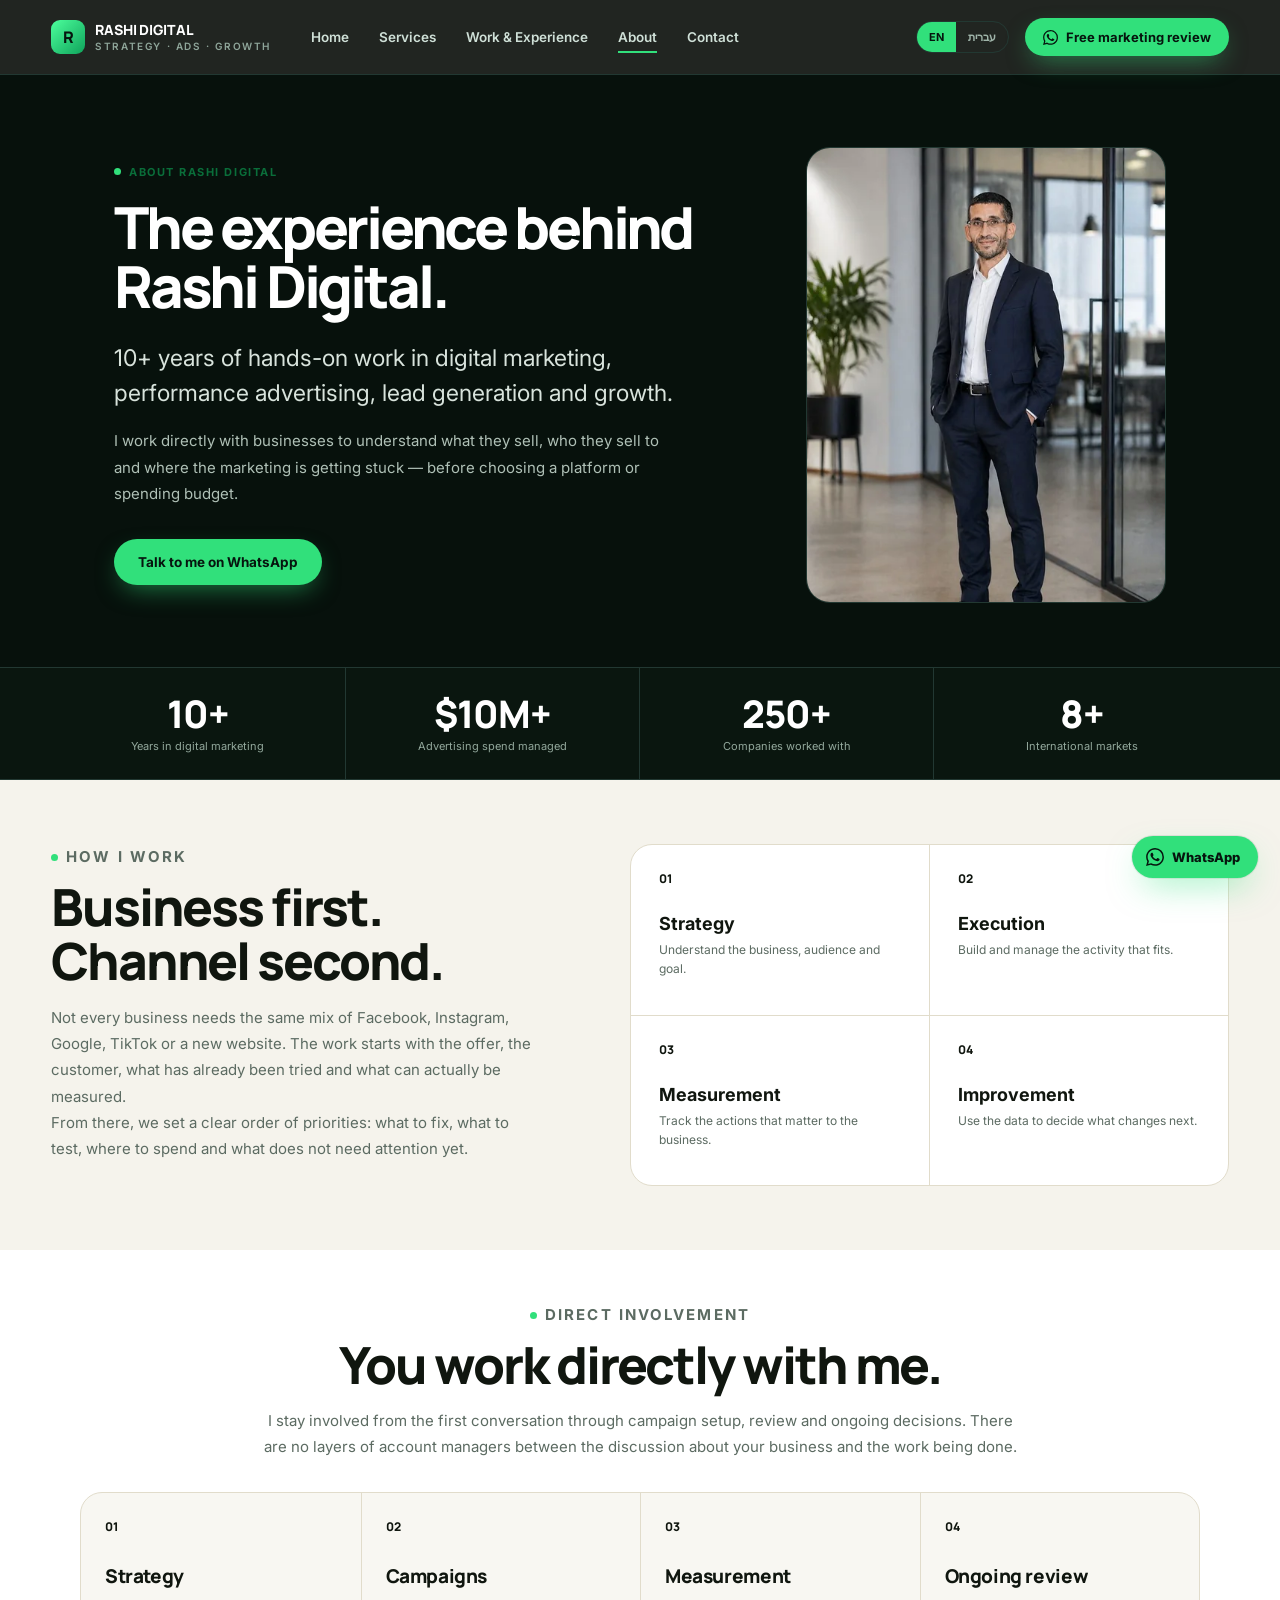
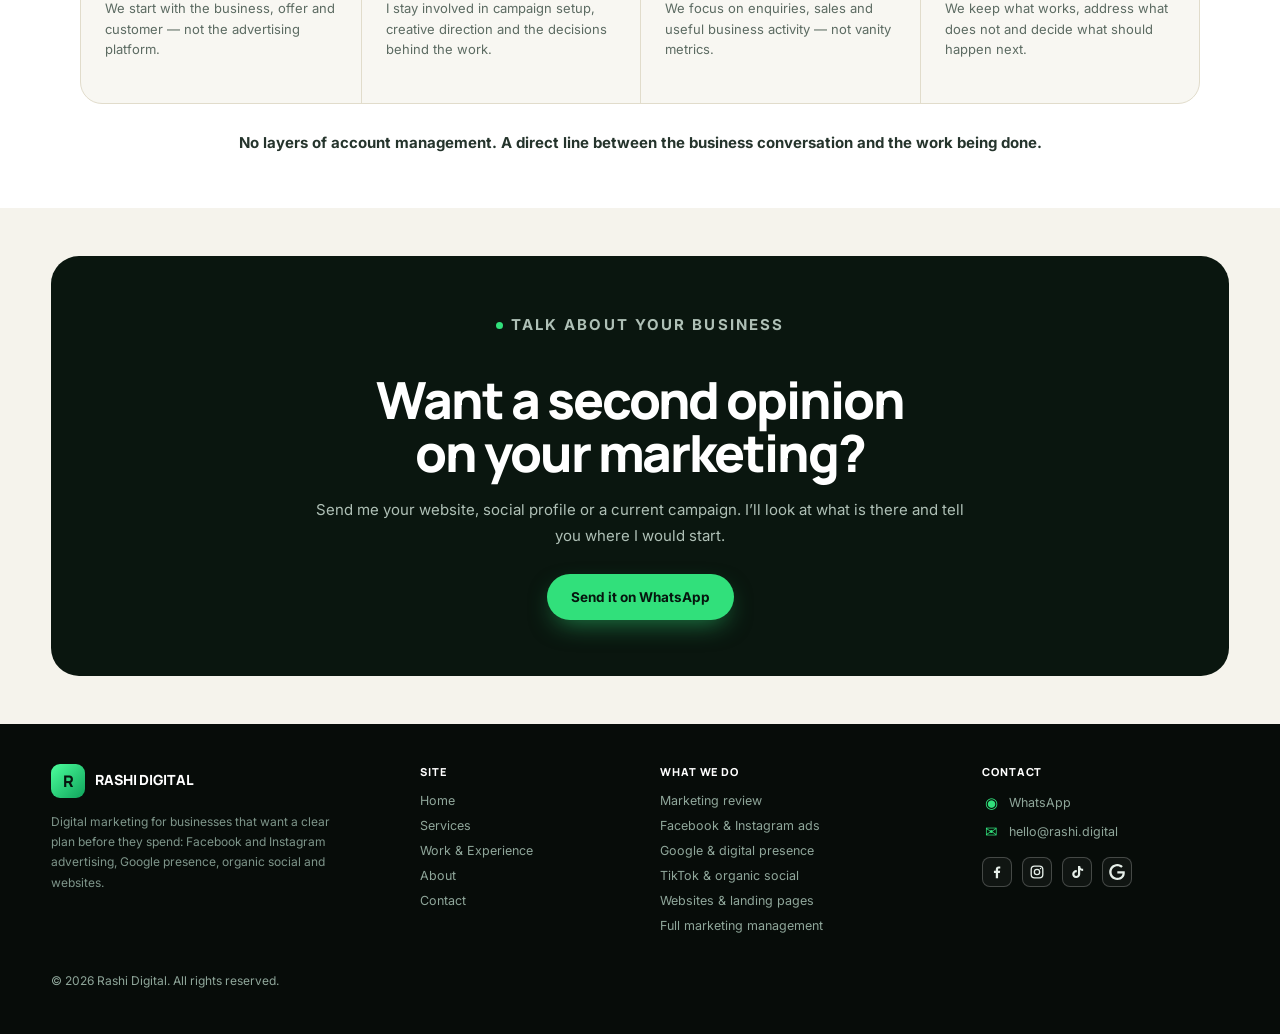
<file: about.html>
<!DOCTYPE html>

<html dir="ltr" lang="en">
<head>
<meta charset="utf-8"/>
<meta content="width=device-width,initial-scale=1" name="viewport"/>
<title>About Rashi Digital | Performance Marketing Experience</title>
<meta content="Meet the experience behind Rashi Digital: 10+ years in performance marketing, paid media, lead generation and campaigns across multiple international markets." name="description"/>
<link href="https://rashi.digital/about.html" rel="canonical"/>
<link href="https://rashi.digital/about.html" hreflang="en" rel="alternate"/>
<link href="https://rashi.digital/he/about.html" hreflang="he" rel="alternate"/>
<link href="https://rashi.digital/about.html" hreflang="x-default" rel="alternate"/>
<meta content="website" property="og:type"/>
<meta content="Rashi Digital" property="og:site_name"/>
<meta content="About Rashi Digital | The experience behind the business" property="og:title"/>
<meta content="Meet the experience behind Rashi Digital: 10+ years in performance marketing, paid media, lead generation and campaigns across multiple international markets." property="og:description"/>
<meta content="https://rashi.digital/about.html" property="og:url"/>
<meta content="https://rashi.digital/assets/og/rashi-digital-share-en.jpg" property="og:image"/>
<meta content="https://rashi.digital/assets/og/rashi-digital-share-en.jpg" property="og:image:secure_url"/>
<meta content="image/jpeg" property="og:image:type"/>
<meta content="1200" property="og:image:width"/>
<meta content="630" property="og:image:height"/>
<meta content="Rashi Digital: We don't start with the platform. We start with your business." property="og:image:alt"/>
<meta content="en_US" property="og:locale"/>
<meta content="he_IL" property="og:locale:alternate"/>
<meta content="summary_large_image" name="twitter:card"/>
<meta content="About Rashi Digital" name="twitter:title"/>
<meta content="Meet the experience behind Rashi Digital: 10+ years in performance marketing, paid media, lead generation and campaigns across multiple international markets." name="twitter:description"/>
<meta content="https://rashi.digital/assets/og/rashi-digital-share-en.jpg" name="twitter:image"/>
<meta content="Rashi Digital: We don't start with the platform. We start with your business." name="twitter:image:alt"/>
<meta content="#0A0F0C" name="theme-color"/>
<link href="/favicon.ico" rel="icon" sizes="48x48"/>
<link href="/favicon.svg" rel="icon" type="image/svg+xml"/>
<link href="/apple-touch-icon.png" rel="apple-touch-icon"/>
<link href="/site.webmanifest" rel="manifest"/>
<link href="https://fonts.googleapis.com" rel="preconnect"/>
<link crossorigin="" href="https://fonts.gstatic.com" rel="preconnect"/>
<link href="https://images.pexels.com" rel="preconnect"/>
<link href="https://fonts.googleapis.com/css2?family=Manrope:wght@400;500;600;700;800&amp;family=Inter:wght@400;500;600&amp;family=Heebo:wght@400;500;600;700;800&amp;display=swap" rel="stylesheet"/>
<link href="styles.css" rel="stylesheet"/>
<script type="application/ld+json">
{"@context":"https://schema.org","@type":"AboutPage","name":"About Rashi Digital","url":"https://rashi.digital/about.html","about":{"@type":"ProfessionalService","@id":"https://rashi.digital/#business","name":"Rashi Digital","url":"https://rashi.digital/"}}
</script>
<script type="application/ld+json">
{"@context":"https://schema.org","@type":"BreadcrumbList","itemListElement":[{"@type":"ListItem","position":1,"name":"Home","item":"https://rashi.digital/"},{"@type":"ListItem","position":2,"name":"About","item":"https://rashi.digital/about.html"}]}
</script>
<!-- Google tag (gtag.js) -->
<script async="" src="https://www.googletagmanager.com/gtag/js?id=G-HK1NQW55D6"></script>
<script>
  window.dataLayer = window.dataLayer || [];
  function gtag(){dataLayer.push(arguments);}
  gtag('js', new Date());
  gtag('config', 'G-HK1NQW55D6');
</script>
</head>
<body>
<a class="skip-link" href="#main">Skip to content</a>
<header class="site-header">
<div class="wrap nav">
<a aria-label="Rashi Digital home" class="brand" href="index.html">
<span aria-hidden="true" class="brand-mark">R</span>
<span class="brand-word"><b>RASHI DIGITAL</b><small>STRATEGY · ADS · GROWTH</small></span>
</a>
<nav aria-label="Primary" class="nav-links"><a href="index.html">Home</a><a href="services">Services</a><a href="work.html">Work &amp; Experience</a><a aria-current="page" href="about.html">About</a><a href="services#contact">Contact</a></nav>
<div class="nav-right">
<div aria-label="Language" class="lang-switch" role="group"><a aria-current="true" href="about.html" hreflang="en" lang="en">EN</a><a href="he/about.html" hreflang="he" lang="he">עברית</a></div>
<a class="btn btn-wa" data-audit-cta="" data-loc="header" href="https://wa.me/972532850081?text=Hi%20Rashi%20Digital%2C%20I%27d%20like%20a%20free%20marketing%20review"><svg aria-hidden="true" class="wa-ico" fill="currentColor" viewbox="0 0 24 24"><path d="M17.472 14.382c-.297-.149-1.758-.867-2.03-.967-.273-.099-.471-.148-.67.15-.197.297-.767.966-.94 1.164-.173.199-.347.223-.644.075-.297-.15-1.255-.463-2.39-1.475-.883-.788-1.48-1.761-1.653-2.059-.173-.297-.018-.458.13-.606.134-.133.298-.347.446-.52.149-.174.198-.298.298-.497.099-.198.05-.371-.025-.52-.075-.149-.669-1.612-.916-2.207-.242-.579-.487-.5-.669-.51-.173-.008-.371-.01-.57-.01-.198 0-.52.074-.792.372-.272.297-1.04 1.016-1.04 2.479 0 1.462 1.065 2.875 1.213 3.074.149.198 2.096 3.2 5.077 4.487.709.306 1.262.489 1.694.625.712.227 1.36.195 1.871.118.571-.085 1.758-.719 2.006-1.413.248-.694.248-1.289.173-1.413-.074-.124-.272-.198-.57-.347m-5.421 7.403h-.004a9.87 9.87 0 0 1-5.031-1.378l-.361-.214-3.741.982.998-3.648-.235-.374a9.86 9.86 0 0 1-1.51-5.26c.001-5.45 4.436-9.884 9.888-9.884 2.64 0 5.122 1.03 6.988 2.898a9.825 9.825 0 0 1 2.893 6.994c-.003 5.45-4.437 9.884-9.885 9.884m8.413-18.297A11.815 11.815 0 0 0 12.05 0C5.495 0 .16 5.335.157 11.892c0 2.096.547 4.142 1.588 5.945L.057 24l6.305-1.654a11.882 11.882 0 0 0 5.683 1.448h.005c6.554 0 11.89-5.335 11.893-11.893a11.821 11.821 0 0 0-3.48-8.413Z"></path></svg>Free marketing review</a>
<button aria-controls="mobileNav" aria-expanded="false" aria-label="Open menu" class="nav-burger">☰</button>
</div>
</div>
<nav aria-label="Mobile" class="mobile-nav" id="mobileNav"><a href="index.html">Home</a><a href="services">Services</a><a href="work.html">Work &amp; Experience</a><a href="about.html">About</a><a href="services#contact">Contact</a></nav>
</header>
<main class="about-page" id="main">
<section class="about-hero"><div class="wrap about-hero-grid"><div class="about-hero-copy"><p class="eyebrow">About Rashi Digital</p><h1>The experience behind Rashi Digital.</h1><p class="about-lede">10+ years of hands-on work in digital marketing, performance advertising, lead generation and growth.</p><p>I work directly with businesses to understand what they sell, who they sell to and where the marketing is getting stuck — before choosing a platform or spending budget.</p><a class="btn btn-wa btn-lg" data-loc="about-hero" href="https://wa.me/972532850081?text=Hi%20Rashi%20Digital%2C%20I%27d%20like%20to%20talk%20about%20my%20marketing">Talk to me on WhatsApp</a></div><div class="about-portrait"><picture><source sizes="(max-width:900px) min(360px, calc(100vw - 36px)), 360px" srcset="assets/rashi-founder-480.webp 480w, assets/rashi-founder-720.webp 720w, assets/rashi-founder-960.webp 960w" type="image/webp"/><img alt="Founder of Rashi Digital" decoding="async" fetchpriority="high" height="1440" src="assets/rashi-founder-960.jpg" width="960"/></picture></div></div></section>
<section class="about-stats"><div class="wrap about-stats-grid"><div><strong>10+</strong><span>Years in digital marketing</span></div><div><strong>$10M+</strong><span>Advertising spend managed</span></div><div><strong>250+</strong><span>Companies worked with</span></div><div><strong>8+</strong><span>International markets</span></div></div></section>
<section class="section light"><div class="wrap about-copy-grid"><div><p class="eyebrow">How I work</p><h2>Business first. Channel second.</h2><p>Not every business needs the same mix of Facebook, Instagram, Google, TikTok or a new website. The work starts with the offer, the customer, what has already been tried and what can actually be measured.</p><p>From there, we set a clear order of priorities: what to fix, what to test, where to spend and what does not need attention yet.</p></div><div class="approach-steps"><div><b>01</b><strong>Strategy</strong><span>Understand the business, audience and goal.</span></div><div><b>02</b><strong>Execution</strong><span>Build and manage the activity that fits.</span></div><div><b>03</b><strong>Measurement</strong><span>Track the actions that matter to the business.</span></div><div><b>04</b><strong>Improvement</strong><span>Use the data to decide what changes next.</span></div></div></div></section>
<section class="section about-direct"><div class="wrap about-direct-inner"><div class="about-direct-head"><p class="eyebrow">Direct involvement</p><h2>You work directly with me.</h2><p>I stay involved from the first conversation through campaign setup, review and ongoing decisions. There are no layers of account managers between the discussion about your business and the work being done.</p></div><div class="direct-steps"><article><b>01</b><h3>Strategy</h3><p>We start with the business, offer and customer — not the advertising platform.</p></article><article><b>02</b><h3>Campaigns</h3><p>I stay involved in campaign setup, creative direction and the decisions behind the work.</p></article><article><b>03</b><h3>Measurement</h3><p>We focus on enquiries, sales and useful business activity — not vanity metrics.</p></article><article><b>04</b><h3>Ongoing review</h3><p>We keep what works, address what does not and decide what should happen next.</p></article></div><p class="direct-note">No layers of account management. A direct line between the business conversation and the work being done.</p></div></section>
<section class="section about-final"><div class="wrap about-final-card"><p class="eyebrow">Talk about your business</p><h2>Want a second opinion on your marketing?</h2><p>Send me your website, social profile or a current campaign. I’ll look at what is there and tell you where I would start.</p><a class="btn btn-wa btn-lg" data-loc="about-final" href="https://wa.me/972532850081?text=Hi%20Rashi%20Digital%2C%20I%27d%20like%20a%20second%20opinion%20on%20my%20marketing">Send it on WhatsApp</a></div></section>
</main>
<footer class="footer">
<div class="wrap footer-grid footer-grid-five">
<div class="footer-brand">
<span class="brand"><span aria-hidden="true" class="brand-mark">R</span><span class="brand-word"><b style="color:#fff">RASHI DIGITAL</b></span></span>
<p>Digital marketing for businesses that want a clear plan before they spend: Facebook and Instagram advertising, Google presence, organic social and websites.</p>
</div>
<div class="footer-col"><h2 class="h5">Site</h2><a href="index.html">Home</a><a href="services">Services</a><a href="work.html">Work &amp; Experience</a><a href="about.html">About</a><a href="services#contact">Contact</a></div>
<div class="footer-col"><h2 class="h5">What we do</h2><a data-service="review" href="services#review">Marketing review</a><a data-service="paid" href="services#paid">Facebook &amp; Instagram ads</a><a data-service="google" href="services#google">Google &amp; digital presence</a><a data-service="organic" href="services#organic">TikTok &amp; organic social</a><a data-service="websites" href="services#websites">Websites &amp; landing pages</a><a data-service="full" href="services#full">Full marketing management</a></div>
<div class="footer-col footer-contact"><h2 class="h5">Contact</h2><a data-loc="footer" href="https://wa.me/972532850081"><span aria-hidden="true" class="footer-ico">◉</span>WhatsApp</a><a href="https://mail.google.com/mail/?view=cm&amp;fs=1&amp;to=hello@rashi.digital" rel="noopener" target="_blank"><span aria-hidden="true" class="footer-ico">✉</span><bdi dir="ltr">hello@rashi.digital</bdi></a><div class="footer-social-row"><a aria-label="Facebook" href="https://www.facebook.com/rashi.digital/" rel="noopener noreferrer" target="_blank"><span aria-hidden="true" class="social-ico fb"><svg fill="currentColor" focusable="false" height="20" viewbox="0 0 24 24" width="20"><path d="M13.6 21.5v-8h2.7l.4-3.2h-3.1V8.3c0-.9.3-1.6 1.6-1.6h1.7V3.9c-.3 0-1.3-.1-2.5-.1-2.5 0-4.2 1.5-4.2 4.3v2.2H7.4v3.2h2.8v8z"></path></svg></span></a><a aria-label="Instagram" href="https://www.instagram.com/rashi.digital_/" rel="noopener noreferrer" target="_blank"><span aria-hidden="true" class="social-ico ig"><svg fill="none" focusable="false" height="20" stroke="currentColor" stroke-width="2" viewbox="0 0 24 24" width="20"><rect height="17.4" rx="5" width="17.4" x="3.3" y="3.3"></rect><circle cx="12" cy="12" r="4"></circle><circle cx="17.3" cy="6.7" fill="currentColor" r="1.1" stroke="none"></circle></svg></span></a><a aria-label="TikTok" href="https://www.tiktok.com/@rashi.digital" rel="noopener noreferrer" target="_blank"><span aria-hidden="true" class="social-ico tk"><svg fill="currentColor" focusable="false" height="20" viewbox="0 0 24 24" width="20"><path d="M16.8 3h-3.3v12.2a2.7 2.7 0 1 1-2.7-2.7c.3 0 .6 0 .9.1V9.2a6 6 0 1 0 5.1 6V9.1a7.6 7.6 0 0 0 4.4 1.4V7.3a4.4 4.4 0 0 1-4.4-4.3z"></path></svg></span></a><a aria-label="Rashi Digital on Google" href="https://share.google/ukfDDhGRr8fa9tw5H" rel="noopener noreferrer" target="_blank" title="Rashi Digital on Google"><span aria-hidden="true" class="social-ico gg"><svg fill="currentColor" focusable="false" height="20" viewbox="0 0 24 24" width="20"><path d="M12.48 10.92v3.28h7.84c-.24 1.84-.853 3.187-1.787 4.133-1.147 1.147-2.933 2.4-6.053 2.4-4.827 0-8.6-3.893-8.6-8.72s3.773-8.72 8.6-8.72c2.6 0 4.507 1.027 5.907 2.347l2.307-2.307C18.747 1.44 16.133 0 12.48 0 5.867 0 .307 5.387.307 12s5.56 12 12.173 12c3.573 0 6.267-1.173 8.373-3.36 2.16-2.16 2.84-5.213 2.84-7.667 0-.76-.053-1.467-.173-2.053H12.48z"></path></svg></span></a></div></div>

</div>
<div class="wrap"><p class="footer-copyright" dir="ltr">© 2026 Rashi Digital. All rights reserved.</p></div>
</footer>
<div class="sticky-cta">
<span>Free marketing review<small>Reply on WhatsApp, in English or Hebrew</small></span>
<a class="btn btn-wa" data-audit-cta="" data-loc="sticky" href="https://wa.me/972532850081?text=Hi%20Rashi%20Digital%2C%20I%27d%20like%20a%20free%20marketing%20review"><svg aria-hidden="true" class="wa-ico" fill="currentColor" viewbox="0 0 24 24"><path d="M17.472 14.382c-.297-.149-1.758-.867-2.03-.967-.273-.099-.471-.148-.67.15-.197.297-.767.966-.94 1.164-.173.199-.347.223-.644.075-.297-.15-1.255-.463-2.39-1.475-.883-.788-1.48-1.761-1.653-2.059-.173-.297-.018-.458.13-.606.134-.133.298-.347.446-.52.149-.174.198-.298.298-.497.099-.198.05-.371-.025-.52-.075-.149-.669-1.612-.916-2.207-.242-.579-.487-.5-.669-.51-.173-.008-.371-.01-.57-.01-.198 0-.52.074-.792.372-.272.297-1.04 1.016-1.04 2.479 0 1.462 1.065 2.875 1.213 3.074.149.198 2.096 3.2 5.077 4.487.709.306 1.262.489 1.694.625.712.227 1.36.195 1.871.118.571-.085 1.758-.719 2.006-1.413.248-.694.248-1.289.173-1.413-.074-.124-.272-.198-.57-.347m-5.421 7.403h-.004a9.87 9.87 0 0 1-5.031-1.378l-.361-.214-3.741.982.998-3.648-.235-.374a9.86 9.86 0 0 1-1.51-5.26c.001-5.45 4.436-9.884 9.888-9.884 2.64 0 5.122 1.03 6.988 2.898a9.825 9.825 0 0 1 2.893 6.994c-.003 5.45-4.437 9.884-9.885 9.884m8.413-18.297A11.815 11.815 0 0 0 12.05 0C5.495 0 .16 5.335.157 11.892c0 2.096.547 4.142 1.588 5.945L.057 24l6.305-1.654a11.882 11.882 0 0 0 5.683 1.448h.005c6.554 0 11.89-5.335 11.893-11.893a11.821 11.821 0 0 0-3.48-8.413Z"></path></svg>WhatsApp</a>
</div>
<div class="float-wa">
<div aria-label="WhatsApp" class="float-wa-pop" id="waPop" role="dialog">
<button aria-label="Close" class="close" data-wa-close="" type="button">×</button>
<b>Not sure where to start?</b>
<p>Tell me what you sell and what you're doing now. I'll tell you where I'd look first.</p>
<a class="btn btn-wa" data-audit-cta="" data-loc="float" href="https://wa.me/972532850081?text=Hi%20Rashi%20Digital%2C%20I%27d%20like%20a%20free%20marketing%20review" style="width:100%;justify-content:center"><svg aria-hidden="true" class="wa-ico" fill="currentColor" viewbox="0 0 24 24"><path d="M17.472 14.382c-.297-.149-1.758-.867-2.03-.967-.273-.099-.471-.148-.67.15-.197.297-.767.966-.94 1.164-.173.199-.347.223-.644.075-.297-.15-1.255-.463-2.39-1.475-.883-.788-1.48-1.761-1.653-2.059-.173-.297-.018-.458.13-.606.134-.133.298-.347.446-.52.149-.174.198-.298.298-.497.099-.198.05-.371-.025-.52-.075-.149-.669-1.612-.916-2.207-.242-.579-.487-.5-.669-.51-.173-.008-.371-.01-.57-.01-.198 0-.52.074-.792.372-.272.297-1.04 1.016-1.04 2.479 0 1.462 1.065 2.875 1.213 3.074.149.198 2.096 3.2 5.077 4.487.709.306 1.262.489 1.694.625.712.227 1.36.195 1.871.118.571-.085 1.758-.719 2.006-1.413.248-.694.248-1.289.173-1.413-.074-.124-.272-.198-.57-.347m-5.421 7.403h-.004a9.87 9.87 0 0 1-5.031-1.378l-.361-.214-3.741.982.998-3.648-.235-.374a9.86 9.86 0 0 1-1.51-5.26c.001-5.45 4.436-9.884 9.888-9.884 2.64 0 5.122 1.03 6.988 2.898a9.825 9.825 0 0 1 2.893 6.994c-.003 5.45-4.437 9.884-9.885 9.884m8.413-18.297A11.815 11.815 0 0 0 12.05 0C5.495 0 .16 5.335.157 11.892c0 2.096.547 4.142 1.588 5.945L.057 24l6.305-1.654a11.882 11.882 0 0 0 5.683 1.448h.005c6.554 0 11.89-5.335 11.893-11.893a11.821 11.821 0 0 0-3.48-8.413Z"></path></svg>Start on WhatsApp</a>
</div>
<button aria-controls="waPop" aria-expanded="false" aria-label="Open WhatsApp contact options" class="float-wa-btn" data-wa-toggle="" type="button"><svg aria-hidden="true" class="wa-ico" fill="currentColor" viewbox="0 0 24 24"><path d="M17.472 14.382c-.297-.149-1.758-.867-2.03-.967-.273-.099-.471-.148-.67.15-.197.297-.767.966-.94 1.164-.173.199-.347.223-.644.075-.297-.15-1.255-.463-2.39-1.475-.883-.788-1.48-1.761-1.653-2.059-.173-.297-.018-.458.13-.606.134-.133.298-.347.446-.52.149-.174.198-.298.298-.497.099-.198.05-.371-.025-.52-.075-.149-.669-1.612-.916-2.207-.242-.579-.487-.5-.669-.51-.173-.008-.371-.01-.57-.01-.198 0-.52.074-.792.372-.272.297-1.04 1.016-1.04 2.479 0 1.462 1.065 2.875 1.213 3.074.149.198 2.096 3.2 5.077 4.487.709.306 1.262.489 1.694.625.712.227 1.36.195 1.871.118.571-.085 1.758-.719 2.006-1.413.248-.694.248-1.289.173-1.413-.074-.124-.272-.198-.57-.347m-5.421 7.403h-.004a9.87 9.87 0 0 1-5.031-1.378l-.361-.214-3.741.982.998-3.648-.235-.374a9.86 9.86 0 0 1-1.51-5.26c.001-5.45 4.436-9.884 9.888-9.884 2.64 0 5.122 1.03 6.988 2.898a9.825 9.825 0 0 1 2.893 6.994c-.003 5.45-4.437 9.884-9.885 9.884m8.413-18.297A11.815 11.815 0 0 0 12.05 0C5.495 0 .16 5.335.157 11.892c0 2.096.547 4.142 1.588 5.945L.057 24l6.305-1.654a11.882 11.882 0 0 0 5.683 1.448h.005c6.554 0 11.89-5.335 11.893-11.893a11.821 11.821 0 0 0-3.48-8.413Z"></path></svg><span>WhatsApp</span></button>
</div>
<script defer="" src="app.js"></script>
</body>
</html>
</file>
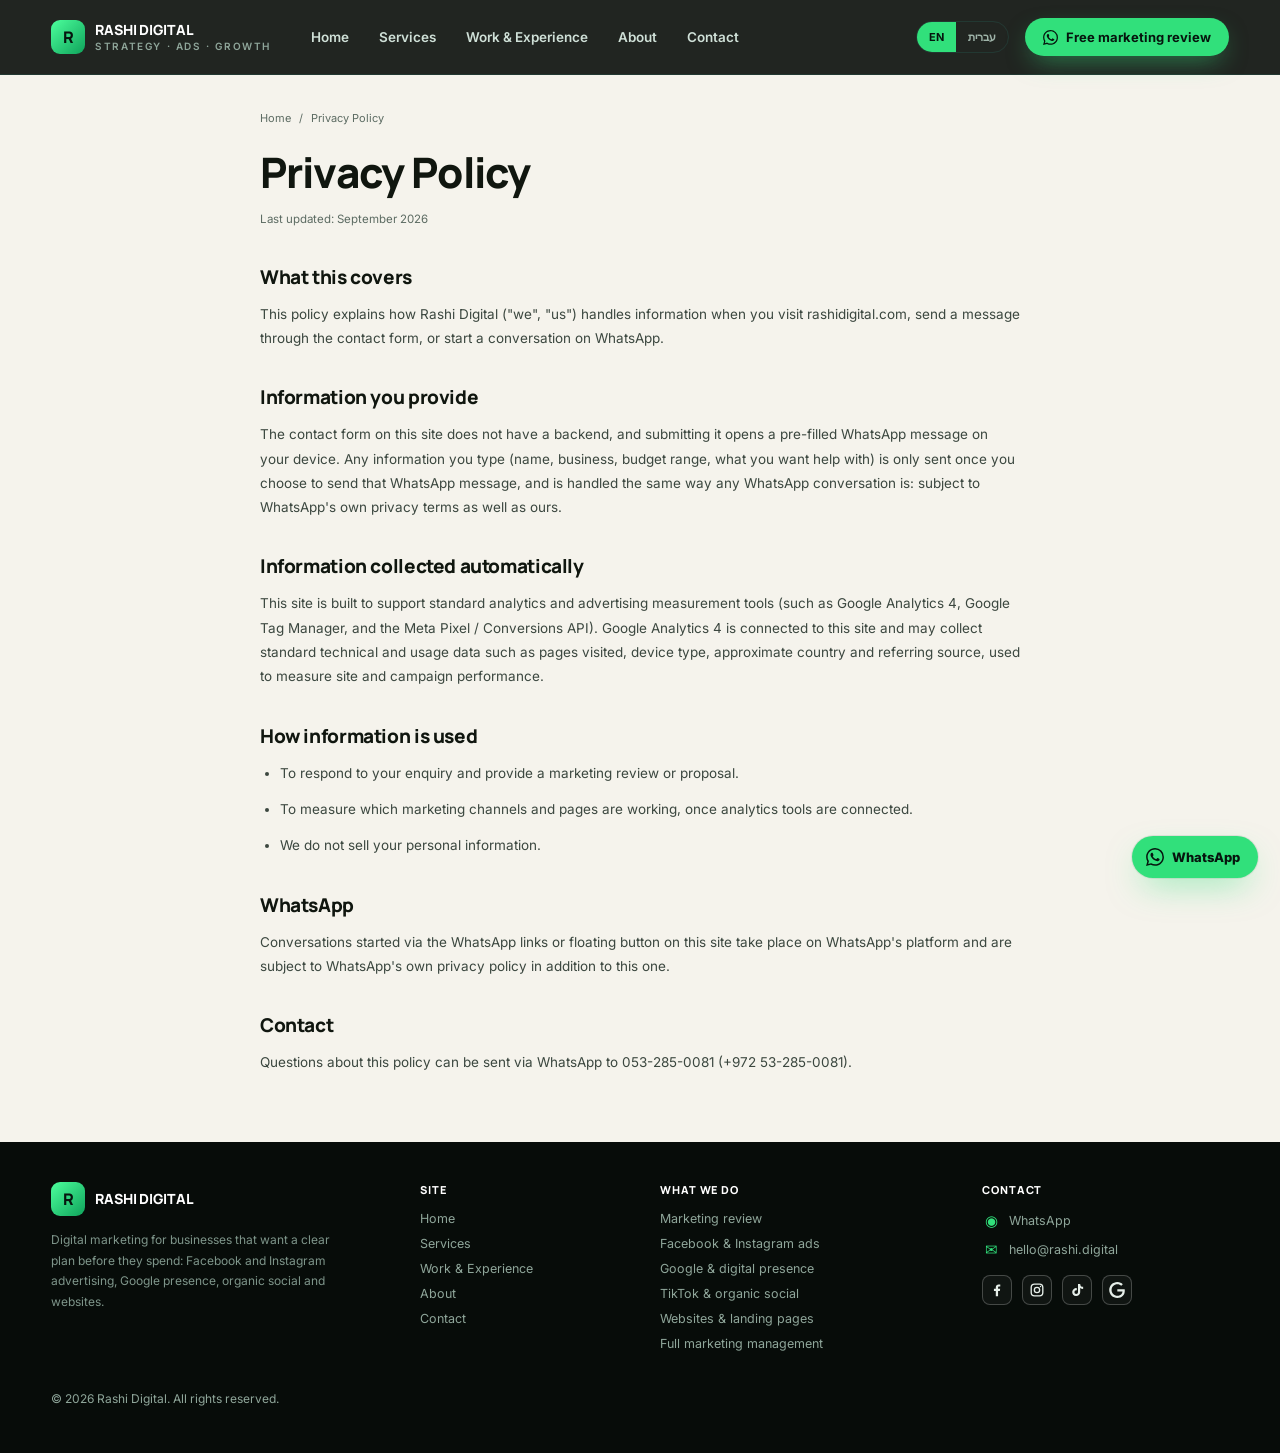
<file: privacy.html>
<!DOCTYPE html>

<html dir="ltr" lang="en">
<head>
<meta charset="utf-8"/>
<meta content="width=device-width,initial-scale=1" name="viewport"/>
<title>Privacy Policy | Rashi Digital</title>
<meta content="How Rashi Digital collects and uses information from this website and from WhatsApp or form contact." name="description"/>
<link href="https://rashi.digital/privacy.html" rel="canonical"/>
<link href="https://rashi.digital/privacy.html" hreflang="en" rel="alternate"/>
<link href="https://rashi.digital/he/privacy.html" hreflang="he" rel="alternate"/>
<link href="https://rashi.digital/privacy.html" hreflang="x-default" rel="alternate"/>
<meta content="website" property="og:type"/>
<meta content="Rashi Digital" property="og:site_name"/>
<meta content="Privacy Policy | Rashi Digital" property="og:title"/>
<meta content="How Rashi Digital collects and uses information from this website and from WhatsApp or form contact." property="og:description"/>
<meta content="https://rashi.digital/privacy.html" property="og:url"/>
<meta content="https://rashi.digital/assets/og/rashi-digital-share-en.jpg" property="og:image"/>
<meta content="https://rashi.digital/assets/og/rashi-digital-share-en.jpg" property="og:image:secure_url"/>
<meta content="image/jpeg" property="og:image:type"/>
<meta content="1200" property="og:image:width"/>
<meta content="630" property="og:image:height"/>
<meta content="Rashi Digital: We don't start with the platform. We start with your business." property="og:image:alt"/>
<meta content="en_US" property="og:locale"/>
<meta content="he_IL" property="og:locale:alternate"/>
<meta content="summary_large_image" name="twitter:card"/>
<meta content="Privacy Policy | Rashi Digital" name="twitter:title"/>
<meta content="How Rashi Digital collects and uses information from this website and from WhatsApp or form contact." name="twitter:description"/>
<meta content="https://rashi.digital/assets/og/rashi-digital-share-en.jpg" name="twitter:image"/>
<meta content="Rashi Digital: We don't start with the platform. We start with your business." name="twitter:image:alt"/>
<meta content="#0A0F0C" name="theme-color"/>
<link href="/favicon.ico" rel="icon" sizes="48x48"/>
<link href="/favicon.svg" rel="icon" type="image/svg+xml"/>
<link href="/apple-touch-icon.png" rel="apple-touch-icon"/>
<link href="/site.webmanifest" rel="manifest"/>
<link href="https://fonts.googleapis.com" rel="preconnect"/>
<link crossorigin="" href="https://fonts.gstatic.com" rel="preconnect"/>
<link href="https://images.pexels.com" rel="preconnect"/>
<link href="https://fonts.googleapis.com/css2?family=Manrope:wght@400;500;600;700;800&amp;family=Inter:wght@400;500;600&amp;family=Heebo:wght@400;500;600;700;800&amp;display=swap" rel="stylesheet"/>
<link href="styles.css" rel="stylesheet"/>
<!-- Google tag (gtag.js) -->
<script async="" src="https://www.googletagmanager.com/gtag/js?id=G-HK1NQW55D6"></script>
<script>
  window.dataLayer = window.dataLayer || [];
  function gtag(){dataLayer.push(arguments);}
  gtag('js', new Date());
  gtag('config', 'G-HK1NQW55D6');
</script>
</head>
<body>
<a class="skip-link" href="#main">Skip to content</a>
<header class="site-header">
<div class="wrap nav">
<a aria-label="Rashi Digital home" class="brand" href="index.html">
<span aria-hidden="true" class="brand-mark">R</span>
<span class="brand-word"><b>RASHI DIGITAL</b><small>STRATEGY · ADS · GROWTH</small></span>
</a>
<nav aria-label="Primary" class="nav-links"><a href="index.html">Home</a><a href="services">Services</a><a href="work.html">Work &amp; Experience</a><a href="about.html">About</a><a href="services#contact">Contact</a></nav>
<div class="nav-right">
<div aria-label="Language" class="lang-switch" role="group"><a aria-current="true" href="privacy.html" hreflang="en" lang="en">EN</a><a href="he/privacy.html" hreflang="he" lang="he">עברית</a></div>
<a class="btn btn-wa" data-audit-cta="" data-loc="header" href="https://wa.me/972532850081?text=Hi%20Rashi%20Digital%2C%20I%27d%20like%20a%20free%20marketing%20review"><svg aria-hidden="true" class="wa-ico" fill="currentColor" viewbox="0 0 24 24"><path d="M17.472 14.382c-.297-.149-1.758-.867-2.03-.967-.273-.099-.471-.148-.67.15-.197.297-.767.966-.94 1.164-.173.199-.347.223-.644.075-.297-.15-1.255-.463-2.39-1.475-.883-.788-1.48-1.761-1.653-2.059-.173-.297-.018-.458.13-.606.134-.133.298-.347.446-.52.149-.174.198-.298.298-.497.099-.198.05-.371-.025-.52-.075-.149-.669-1.612-.916-2.207-.242-.579-.487-.5-.669-.51-.173-.008-.371-.01-.57-.01-.198 0-.52.074-.792.372-.272.297-1.04 1.016-1.04 2.479 0 1.462 1.065 2.875 1.213 3.074.149.198 2.096 3.2 5.077 4.487.709.306 1.262.489 1.694.625.712.227 1.36.195 1.871.118.571-.085 1.758-.719 2.006-1.413.248-.694.248-1.289.173-1.413-.074-.124-.272-.198-.57-.347m-5.421 7.403h-.004a9.87 9.87 0 0 1-5.031-1.378l-.361-.214-3.741.982.998-3.648-.235-.374a9.86 9.86 0 0 1-1.51-5.26c.001-5.45 4.436-9.884 9.888-9.884 2.64 0 5.122 1.03 6.988 2.898a9.825 9.825 0 0 1 2.893 6.994c-.003 5.45-4.437 9.884-9.885 9.884m8.413-18.297A11.815 11.815 0 0 0 12.05 0C5.495 0 .16 5.335.157 11.892c0 2.096.547 4.142 1.588 5.945L.057 24l6.305-1.654a11.882 11.882 0 0 0 5.683 1.448h.005c6.554 0 11.89-5.335 11.893-11.893a11.821 11.821 0 0 0-3.48-8.413Z"></path></svg>Free marketing review</a>
<button aria-controls="mobileNav" aria-expanded="false" aria-label="Open menu" class="nav-burger">☰</button>
</div>
</div>
<nav aria-label="Mobile" class="mobile-nav" id="mobileNav"><a href="index.html">Home</a><a href="services">Services</a><a href="work.html">Work &amp; Experience</a><a href="about.html">About</a><a href="services#contact">Contact</a></nav>
</header>
<main id="main">
<div class="wrap legal">
<div class="crumbs"><a href="index.html">Home</a><span>/</span><span>Privacy Policy</span></div>
<h1>Privacy Policy</h1>
<p class="updated">Last updated: September 2026</p>
<h2>What this covers</h2>
<p>This policy explains how Rashi Digital ("we", "us") handles information when you visit rashidigital.com, send a message through the contact form, or start a conversation on WhatsApp.</p>
<h2>Information you provide</h2>
<p>The contact form on this site does not have a backend, and submitting it opens a pre-filled WhatsApp message on your device. Any information you type (name, business, budget range, what you want help with) is only sent once you choose to send that WhatsApp message, and is handled the same way any WhatsApp conversation is: subject to WhatsApp's own privacy terms as well as ours.</p>
<h2>Information collected automatically</h2>
<p>This site is built to support standard analytics and advertising measurement tools (such as Google Analytics 4, Google Tag Manager, and the Meta Pixel / Conversions API). Google Analytics 4 is connected to this site and may collect standard technical and usage data such as pages visited, device type, approximate country and referring source, used to measure site and campaign performance.</p>
<h2>How information is used</h2>
<ul>
<li>To respond to your enquiry and provide a marketing review or proposal.</li>
<li>To measure which marketing channels and pages are working, once analytics tools are connected.</li>
<li>We do not sell your personal information.</li>
</ul>
<h2>WhatsApp</h2>
<p>Conversations started via the WhatsApp links or floating button on this site take place on WhatsApp's platform and are subject to WhatsApp's own privacy policy in addition to this one.</p>
<h2>Contact</h2>
<p>Questions about this policy can be sent via WhatsApp to 053-285-0081 (+972 53-285-0081).</p>
</div>
</main>
<footer class="footer">
<div class="wrap footer-grid footer-grid-five">
<div class="footer-brand">
<span class="brand"><span aria-hidden="true" class="brand-mark">R</span><span class="brand-word"><b style="color:#fff">RASHI DIGITAL</b></span></span>
<p>Digital marketing for businesses that want a clear plan before they spend: Facebook and Instagram advertising, Google presence, organic social and websites.</p>
</div>
<div class="footer-col"><h2 class="h5">Site</h2><a href="index.html">Home</a><a href="services">Services</a><a href="work.html">Work &amp; Experience</a><a href="about.html">About</a><a href="services#contact">Contact</a></div>
<div class="footer-col"><h2 class="h5">What we do</h2><a data-service="review" href="services#review">Marketing review</a><a data-service="paid" href="services#paid">Facebook &amp; Instagram ads</a><a data-service="google" href="services#google">Google &amp; digital presence</a><a data-service="organic" href="services#organic">TikTok &amp; organic social</a><a data-service="websites" href="services#websites">Websites &amp; landing pages</a><a data-service="full" href="services#full">Full marketing management</a></div>
<div class="footer-col footer-contact"><h2 class="h5">Contact</h2><a data-loc="footer" href="https://wa.me/972532850081"><span aria-hidden="true" class="footer-ico">◉</span>WhatsApp</a><a href="https://mail.google.com/mail/?view=cm&amp;fs=1&amp;to=hello@rashi.digital" rel="noopener" target="_blank"><span aria-hidden="true" class="footer-ico">✉</span><bdi dir="ltr">hello@rashi.digital</bdi></a><div class="footer-social-row"><a aria-label="Facebook" href="https://www.facebook.com/rashi.digital/" rel="noopener noreferrer" target="_blank"><span aria-hidden="true" class="social-ico fb"><svg fill="currentColor" focusable="false" height="20" viewbox="0 0 24 24" width="20"><path d="M13.6 21.5v-8h2.7l.4-3.2h-3.1V8.3c0-.9.3-1.6 1.6-1.6h1.7V3.9c-.3 0-1.3-.1-2.5-.1-2.5 0-4.2 1.5-4.2 4.3v2.2H7.4v3.2h2.8v8z"></path></svg></span></a><a aria-label="Instagram" href="https://www.instagram.com/rashi.digital_/" rel="noopener noreferrer" target="_blank"><span aria-hidden="true" class="social-ico ig"><svg fill="none" focusable="false" height="20" stroke="currentColor" stroke-width="2" viewbox="0 0 24 24" width="20"><rect height="17.4" rx="5" width="17.4" x="3.3" y="3.3"></rect><circle cx="12" cy="12" r="4"></circle><circle cx="17.3" cy="6.7" fill="currentColor" r="1.1" stroke="none"></circle></svg></span></a><a aria-label="TikTok" href="https://www.tiktok.com/@rashi.digital" rel="noopener noreferrer" target="_blank"><span aria-hidden="true" class="social-ico tk"><svg fill="currentColor" focusable="false" height="20" viewbox="0 0 24 24" width="20"><path d="M16.8 3h-3.3v12.2a2.7 2.7 0 1 1-2.7-2.7c.3 0 .6 0 .9.1V9.2a6 6 0 1 0 5.1 6V9.1a7.6 7.6 0 0 0 4.4 1.4V7.3a4.4 4.4 0 0 1-4.4-4.3z"></path></svg></span></a><a aria-label="Rashi Digital on Google" href="https://share.google/ukfDDhGRr8fa9tw5H" rel="noopener noreferrer" target="_blank" title="Rashi Digital on Google"><span aria-hidden="true" class="social-ico gg"><svg fill="currentColor" focusable="false" height="20" viewbox="0 0 24 24" width="20"><path d="M12.48 10.92v3.28h7.84c-.24 1.84-.853 3.187-1.787 4.133-1.147 1.147-2.933 2.4-6.053 2.4-4.827 0-8.6-3.893-8.6-8.72s3.773-8.72 8.6-8.72c2.6 0 4.507 1.027 5.907 2.347l2.307-2.307C18.747 1.44 16.133 0 12.48 0 5.867 0 .307 5.387.307 12s5.56 12 12.173 12c3.573 0 6.267-1.173 8.373-3.36 2.16-2.16 2.84-5.213 2.84-7.667 0-.76-.053-1.467-.173-2.053H12.48z"></path></svg></span></a></div></div>

</div>
<div class="wrap"><p class="footer-copyright" dir="ltr">© 2026 Rashi Digital. All rights reserved.</p></div>
</footer>
<div class="sticky-cta">
<span>Free marketing review<small>Reply on WhatsApp, in English or Hebrew</small></span>
<a class="btn btn-wa" data-audit-cta="" data-loc="sticky" href="https://wa.me/972532850081?text=Hi%20Rashi%20Digital%2C%20I%27d%20like%20a%20free%20marketing%20review"><svg aria-hidden="true" class="wa-ico" fill="currentColor" viewbox="0 0 24 24"><path d="M17.472 14.382c-.297-.149-1.758-.867-2.03-.967-.273-.099-.471-.148-.67.15-.197.297-.767.966-.94 1.164-.173.199-.347.223-.644.075-.297-.15-1.255-.463-2.39-1.475-.883-.788-1.48-1.761-1.653-2.059-.173-.297-.018-.458.13-.606.134-.133.298-.347.446-.52.149-.174.198-.298.298-.497.099-.198.05-.371-.025-.52-.075-.149-.669-1.612-.916-2.207-.242-.579-.487-.5-.669-.51-.173-.008-.371-.01-.57-.01-.198 0-.52.074-.792.372-.272.297-1.04 1.016-1.04 2.479 0 1.462 1.065 2.875 1.213 3.074.149.198 2.096 3.2 5.077 4.487.709.306 1.262.489 1.694.625.712.227 1.36.195 1.871.118.571-.085 1.758-.719 2.006-1.413.248-.694.248-1.289.173-1.413-.074-.124-.272-.198-.57-.347m-5.421 7.403h-.004a9.87 9.87 0 0 1-5.031-1.378l-.361-.214-3.741.982.998-3.648-.235-.374a9.86 9.86 0 0 1-1.51-5.26c.001-5.45 4.436-9.884 9.888-9.884 2.64 0 5.122 1.03 6.988 2.898a9.825 9.825 0 0 1 2.893 6.994c-.003 5.45-4.437 9.884-9.885 9.884m8.413-18.297A11.815 11.815 0 0 0 12.05 0C5.495 0 .16 5.335.157 11.892c0 2.096.547 4.142 1.588 5.945L.057 24l6.305-1.654a11.882 11.882 0 0 0 5.683 1.448h.005c6.554 0 11.89-5.335 11.893-11.893a11.821 11.821 0 0 0-3.48-8.413Z"></path></svg>WhatsApp</a>
</div>
<div class="float-wa">
<div aria-label="WhatsApp" class="float-wa-pop" id="waPop" role="dialog">
<button aria-label="Close" class="close" data-wa-close="" type="button">×</button>
<b>Not sure where to start?</b>
<p>Tell me what you sell and what you're doing now. I'll tell you where I'd look first.</p>
<a class="btn btn-wa" data-audit-cta="" data-loc="float" href="https://wa.me/972532850081?text=Hi%20Rashi%20Digital%2C%20I%27d%20like%20a%20free%20marketing%20review" style="width:100%;justify-content:center"><svg aria-hidden="true" class="wa-ico" fill="currentColor" viewbox="0 0 24 24"><path d="M17.472 14.382c-.297-.149-1.758-.867-2.03-.967-.273-.099-.471-.148-.67.15-.197.297-.767.966-.94 1.164-.173.199-.347.223-.644.075-.297-.15-1.255-.463-2.39-1.475-.883-.788-1.48-1.761-1.653-2.059-.173-.297-.018-.458.13-.606.134-.133.298-.347.446-.52.149-.174.198-.298.298-.497.099-.198.05-.371-.025-.52-.075-.149-.669-1.612-.916-2.207-.242-.579-.487-.5-.669-.51-.173-.008-.371-.01-.57-.01-.198 0-.52.074-.792.372-.272.297-1.04 1.016-1.04 2.479 0 1.462 1.065 2.875 1.213 3.074.149.198 2.096 3.2 5.077 4.487.709.306 1.262.489 1.694.625.712.227 1.36.195 1.871.118.571-.085 1.758-.719 2.006-1.413.248-.694.248-1.289.173-1.413-.074-.124-.272-.198-.57-.347m-5.421 7.403h-.004a9.87 9.87 0 0 1-5.031-1.378l-.361-.214-3.741.982.998-3.648-.235-.374a9.86 9.86 0 0 1-1.51-5.26c.001-5.45 4.436-9.884 9.888-9.884 2.64 0 5.122 1.03 6.988 2.898a9.825 9.825 0 0 1 2.893 6.994c-.003 5.45-4.437 9.884-9.885 9.884m8.413-18.297A11.815 11.815 0 0 0 12.05 0C5.495 0 .16 5.335.157 11.892c0 2.096.547 4.142 1.588 5.945L.057 24l6.305-1.654a11.882 11.882 0 0 0 5.683 1.448h.005c6.554 0 11.89-5.335 11.893-11.893a11.821 11.821 0 0 0-3.48-8.413Z"></path></svg>Start on WhatsApp</a>
</div>
<button aria-controls="waPop" aria-expanded="false" aria-label="Open WhatsApp contact options" class="float-wa-btn" data-wa-toggle="" type="button"><svg aria-hidden="true" class="wa-ico" fill="currentColor" viewbox="0 0 24 24"><path d="M17.472 14.382c-.297-.149-1.758-.867-2.03-.967-.273-.099-.471-.148-.67.15-.197.297-.767.966-.94 1.164-.173.199-.347.223-.644.075-.297-.15-1.255-.463-2.39-1.475-.883-.788-1.48-1.761-1.653-2.059-.173-.297-.018-.458.13-.606.134-.133.298-.347.446-.52.149-.174.198-.298.298-.497.099-.198.05-.371-.025-.52-.075-.149-.669-1.612-.916-2.207-.242-.579-.487-.5-.669-.51-.173-.008-.371-.01-.57-.01-.198 0-.52.074-.792.372-.272.297-1.04 1.016-1.04 2.479 0 1.462 1.065 2.875 1.213 3.074.149.198 2.096 3.2 5.077 4.487.709.306 1.262.489 1.694.625.712.227 1.36.195 1.871.118.571-.085 1.758-.719 2.006-1.413.248-.694.248-1.289.173-1.413-.074-.124-.272-.198-.57-.347m-5.421 7.403h-.004a9.87 9.87 0 0 1-5.031-1.378l-.361-.214-3.741.982.998-3.648-.235-.374a9.86 9.86 0 0 1-1.51-5.26c.001-5.45 4.436-9.884 9.888-9.884 2.64 0 5.122 1.03 6.988 2.898a9.825 9.825 0 0 1 2.893 6.994c-.003 5.45-4.437 9.884-9.885 9.884m8.413-18.297A11.815 11.815 0 0 0 12.05 0C5.495 0 .16 5.335.157 11.892c0 2.096.547 4.142 1.588 5.945L.057 24l6.305-1.654a11.882 11.882 0 0 0 5.683 1.448h.005c6.554 0 11.89-5.335 11.893-11.893a11.821 11.821 0 0 0-3.48-8.413Z"></path></svg><span>WhatsApp</span></button>
</div>
<script defer="" src="app.js"></script>
</body>
</html>
</file>
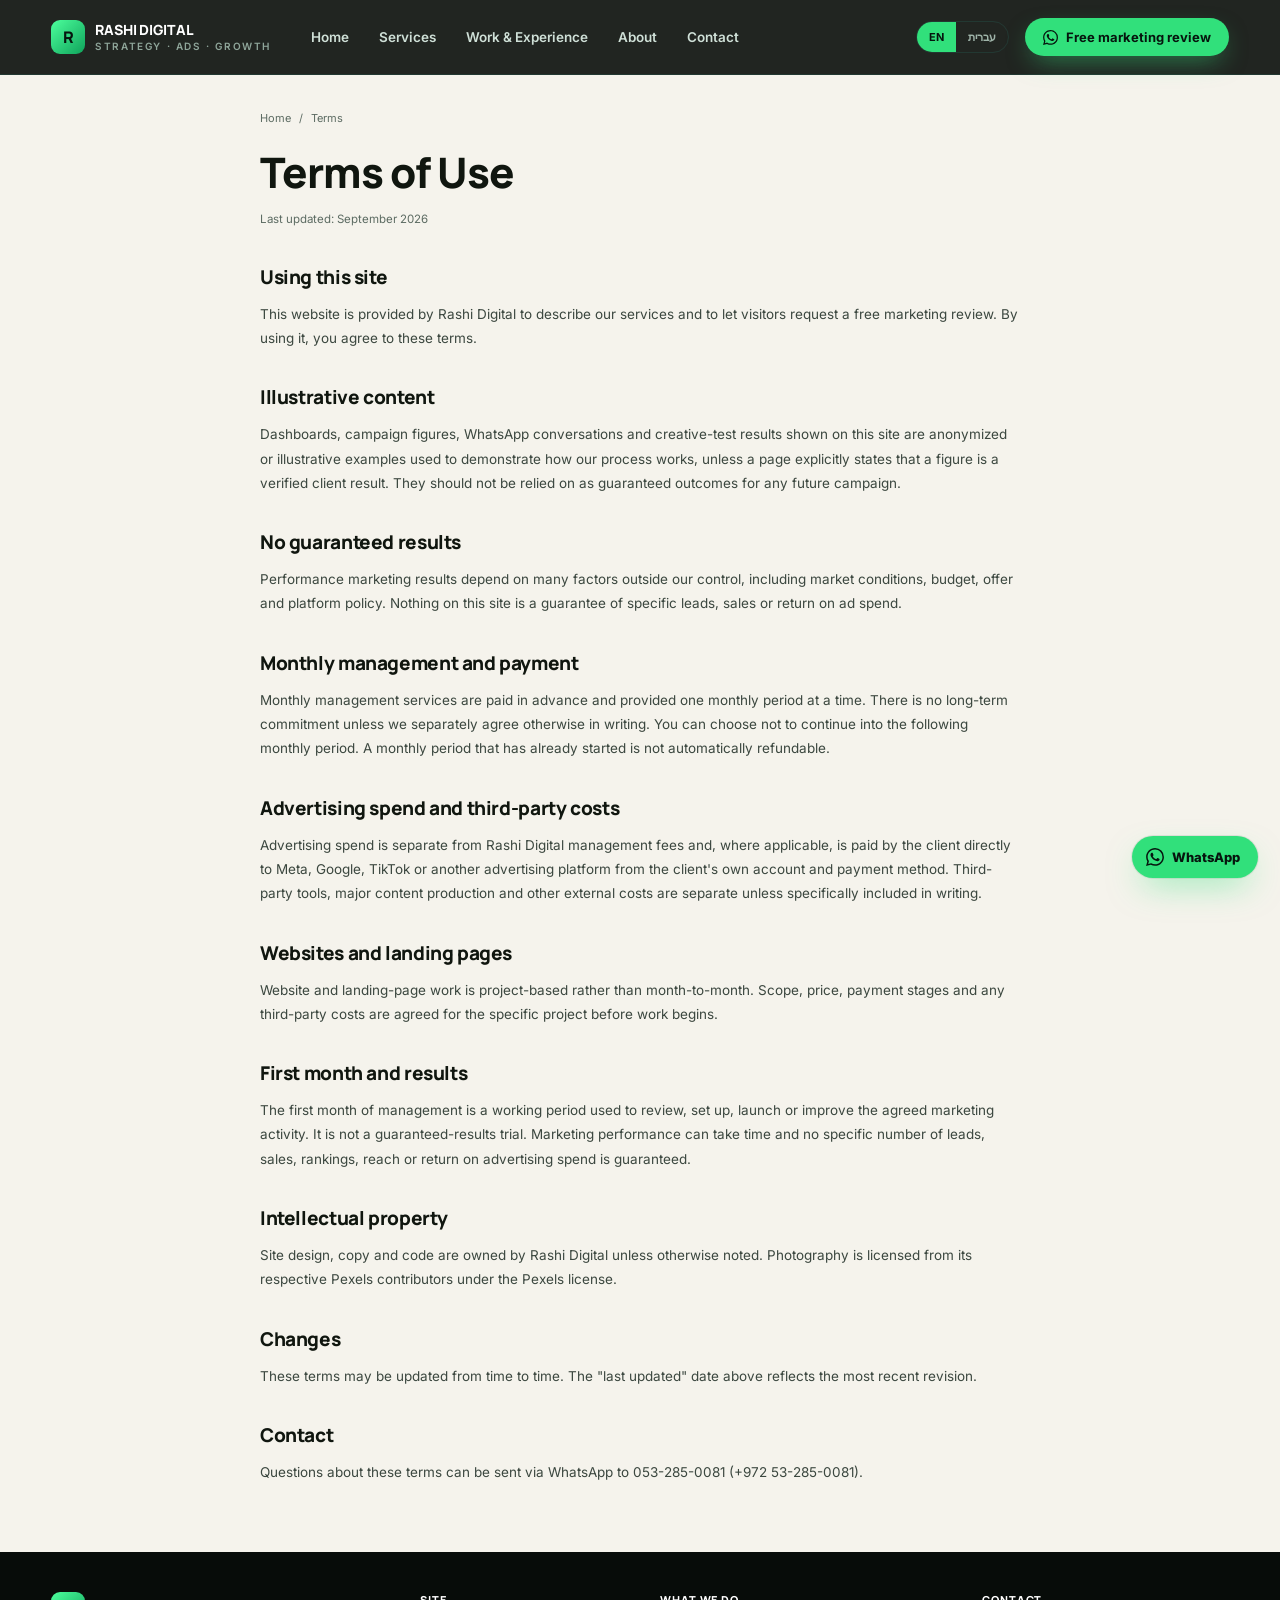
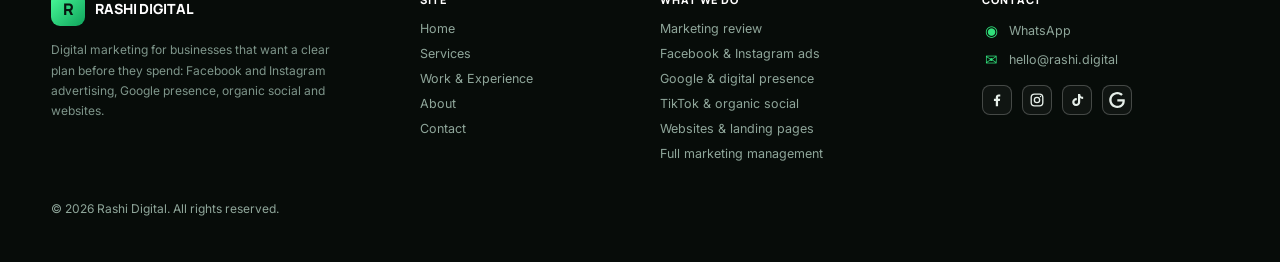
<file: terms.html>
<!DOCTYPE html>

<html dir="ltr" lang="en">
<head>
<meta charset="utf-8"/>
<meta content="width=device-width,initial-scale=1" name="viewport"/>
<title>Terms | Rashi Digital</title>
<meta content="Terms of use for the Rashi Digital website: monthly management and payment, advertising spend, website projects, illustrative content and why results are not guaranteed." name="description"/>
<link href="https://rashi.digital/terms.html" rel="canonical"/>
<link href="https://rashi.digital/terms.html" hreflang="en" rel="alternate"/>
<link href="https://rashi.digital/he/terms.html" hreflang="he" rel="alternate"/>
<link href="https://rashi.digital/terms.html" hreflang="x-default" rel="alternate"/>
<meta content="website" property="og:type"/>
<meta content="Rashi Digital" property="og:site_name"/>
<meta content="Terms | Rashi Digital" property="og:title"/>
<meta content="Terms of use for the Rashi Digital website." property="og:description"/>
<meta content="https://rashi.digital/terms.html" property="og:url"/>
<meta content="https://rashi.digital/assets/og/rashi-digital-share-en.jpg" property="og:image"/>
<meta content="https://rashi.digital/assets/og/rashi-digital-share-en.jpg" property="og:image:secure_url"/>
<meta content="image/jpeg" property="og:image:type"/>
<meta content="1200" property="og:image:width"/>
<meta content="630" property="og:image:height"/>
<meta content="Rashi Digital: We don't start with the platform. We start with your business." property="og:image:alt"/>
<meta content="en_US" property="og:locale"/>
<meta content="he_IL" property="og:locale:alternate"/>
<meta content="summary_large_image" name="twitter:card"/>
<meta content="Terms | Rashi Digital" name="twitter:title"/>
<meta content="Terms of use for the Rashi Digital website." name="twitter:description"/>
<meta content="https://rashi.digital/assets/og/rashi-digital-share-en.jpg" name="twitter:image"/>
<meta content="Rashi Digital: We don't start with the platform. We start with your business." name="twitter:image:alt"/>
<meta content="#0A0F0C" name="theme-color"/>
<link href="/favicon.ico" rel="icon" sizes="48x48"/>
<link href="/favicon.svg" rel="icon" type="image/svg+xml"/>
<link href="/apple-touch-icon.png" rel="apple-touch-icon"/>
<link href="/site.webmanifest" rel="manifest"/>
<link href="https://fonts.googleapis.com" rel="preconnect"/>
<link crossorigin="" href="https://fonts.gstatic.com" rel="preconnect"/>
<link href="https://images.pexels.com" rel="preconnect"/>
<link href="https://fonts.googleapis.com/css2?family=Manrope:wght@400;500;600;700;800&amp;family=Inter:wght@400;500;600&amp;family=Heebo:wght@400;500;600;700;800&amp;display=swap" rel="stylesheet"/>
<link href="styles.css" rel="stylesheet"/>
<!-- Google tag (gtag.js) -->
<script async="" src="https://www.googletagmanager.com/gtag/js?id=G-HK1NQW55D6"></script>
<script>
  window.dataLayer = window.dataLayer || [];
  function gtag(){dataLayer.push(arguments);}
  gtag('js', new Date());
  gtag('config', 'G-HK1NQW55D6');
</script>
</head>
<body>
<a class="skip-link" href="#main">Skip to content</a>
<header class="site-header">
<div class="wrap nav">
<a aria-label="Rashi Digital home" class="brand" href="index.html">
<span aria-hidden="true" class="brand-mark">R</span>
<span class="brand-word"><b>RASHI DIGITAL</b><small>STRATEGY · ADS · GROWTH</small></span>
</a>
<nav aria-label="Primary" class="nav-links"><a href="index.html">Home</a><a href="services">Services</a><a href="work.html">Work &amp; Experience</a><a href="about.html">About</a><a href="services#contact">Contact</a></nav>
<div class="nav-right">
<div aria-label="Language" class="lang-switch" role="group"><a aria-current="true" href="terms.html" hreflang="en" lang="en">EN</a><a href="he/terms.html" hreflang="he" lang="he">עברית</a></div>
<a class="btn btn-wa" data-audit-cta="" data-loc="header" href="https://wa.me/972532850081?text=Hi%20Rashi%20Digital%2C%20I%27d%20like%20a%20free%20marketing%20review"><svg aria-hidden="true" class="wa-ico" fill="currentColor" viewbox="0 0 24 24"><path d="M17.472 14.382c-.297-.149-1.758-.867-2.03-.967-.273-.099-.471-.148-.67.15-.197.297-.767.966-.94 1.164-.173.199-.347.223-.644.075-.297-.15-1.255-.463-2.39-1.475-.883-.788-1.48-1.761-1.653-2.059-.173-.297-.018-.458.13-.606.134-.133.298-.347.446-.52.149-.174.198-.298.298-.497.099-.198.05-.371-.025-.52-.075-.149-.669-1.612-.916-2.207-.242-.579-.487-.5-.669-.51-.173-.008-.371-.01-.57-.01-.198 0-.52.074-.792.372-.272.297-1.04 1.016-1.04 2.479 0 1.462 1.065 2.875 1.213 3.074.149.198 2.096 3.2 5.077 4.487.709.306 1.262.489 1.694.625.712.227 1.36.195 1.871.118.571-.085 1.758-.719 2.006-1.413.248-.694.248-1.289.173-1.413-.074-.124-.272-.198-.57-.347m-5.421 7.403h-.004a9.87 9.87 0 0 1-5.031-1.378l-.361-.214-3.741.982.998-3.648-.235-.374a9.86 9.86 0 0 1-1.51-5.26c.001-5.45 4.436-9.884 9.888-9.884 2.64 0 5.122 1.03 6.988 2.898a9.825 9.825 0 0 1 2.893 6.994c-.003 5.45-4.437 9.884-9.885 9.884m8.413-18.297A11.815 11.815 0 0 0 12.05 0C5.495 0 .16 5.335.157 11.892c0 2.096.547 4.142 1.588 5.945L.057 24l6.305-1.654a11.882 11.882 0 0 0 5.683 1.448h.005c6.554 0 11.89-5.335 11.893-11.893a11.821 11.821 0 0 0-3.48-8.413Z"></path></svg>Free marketing review</a>
<button aria-controls="mobileNav" aria-expanded="false" aria-label="Open menu" class="nav-burger">☰</button>
</div>
</div>
<nav aria-label="Mobile" class="mobile-nav" id="mobileNav"><a href="index.html">Home</a><a href="services">Services</a><a href="work.html">Work &amp; Experience</a><a href="about.html">About</a><a href="services#contact">Contact</a></nav>
</header>
<main id="main">
<div class="wrap legal">
<div class="crumbs"><a href="index.html">Home</a><span>/</span><span>Terms</span></div>
<h1>Terms of Use</h1>
<p class="updated">Last updated: September 2026</p>
<h2>Using this site</h2>
<p>This website is provided by Rashi Digital to describe our services and to let visitors request a free marketing review. By using it, you agree to these terms.</p>
<h2>Illustrative content</h2>
<p>Dashboards, campaign figures, WhatsApp conversations and creative-test results shown on this site are anonymized or illustrative examples used to demonstrate how our process works, unless a page explicitly states that a figure is a verified client result. They should not be relied on as guaranteed outcomes for any future campaign.</p>
<h2>No guaranteed results</h2>
<p>Performance marketing results depend on many factors outside our control, including market conditions, budget, offer and platform policy. Nothing on this site is a guarantee of specific leads, sales or return on ad spend.</p>
<h2>Monthly management and payment</h2>
<p>Monthly management services are paid in advance and provided one monthly period at a time. There is no long-term commitment unless we separately agree otherwise in writing. You can choose not to continue into the following monthly period. A monthly period that has already started is not automatically refundable.</p>
<h2>Advertising spend and third-party costs</h2>
<p>Advertising spend is separate from Rashi Digital management fees and, where applicable, is paid by the client directly to Meta, Google, TikTok or another advertising platform from the client's own account and payment method. Third-party tools, major content production and other external costs are separate unless specifically included in writing.</p>
<h2>Websites and landing pages</h2>
<p>Website and landing-page work is project-based rather than month-to-month. Scope, price, payment stages and any third-party costs are agreed for the specific project before work begins.</p>
<h2>First month and results</h2>
<p>The first month of management is a working period used to review, set up, launch or improve the agreed marketing activity. It is not a guaranteed-results trial. Marketing performance can take time and no specific number of leads, sales, rankings, reach or return on advertising spend is guaranteed.</p>
<h2>Intellectual property</h2>
<p>Site design, copy and code are owned by Rashi Digital unless otherwise noted. Photography is licensed from its respective Pexels contributors under the Pexels license.</p>
<h2>Changes</h2>
<p>These terms may be updated from time to time. The "last updated" date above reflects the most recent revision.</p>
<h2>Contact</h2>
<p>Questions about these terms can be sent via WhatsApp to 053-285-0081 (+972 53-285-0081).</p>
</div>
</main>
<footer class="footer">
<div class="wrap footer-grid footer-grid-five">
<div class="footer-brand">
<span class="brand"><span aria-hidden="true" class="brand-mark">R</span><span class="brand-word"><b style="color:#fff">RASHI DIGITAL</b></span></span>
<p>Digital marketing for businesses that want a clear plan before they spend: Facebook and Instagram advertising, Google presence, organic social and websites.</p>
</div>
<div class="footer-col"><h2 class="h5">Site</h2><a href="index.html">Home</a><a href="services">Services</a><a href="work.html">Work &amp; Experience</a><a href="about.html">About</a><a href="services#contact">Contact</a></div>
<div class="footer-col"><h2 class="h5">What we do</h2><a data-service="review" href="services#review">Marketing review</a><a data-service="paid" href="services#paid">Facebook &amp; Instagram ads</a><a data-service="google" href="services#google">Google &amp; digital presence</a><a data-service="organic" href="services#organic">TikTok &amp; organic social</a><a data-service="websites" href="services#websites">Websites &amp; landing pages</a><a data-service="full" href="services#full">Full marketing management</a></div>
<div class="footer-col footer-contact"><h2 class="h5">Contact</h2><a data-loc="footer" href="https://wa.me/972532850081"><span aria-hidden="true" class="footer-ico">◉</span>WhatsApp</a><a href="https://mail.google.com/mail/?view=cm&amp;fs=1&amp;to=hello@rashi.digital" rel="noopener" target="_blank"><span aria-hidden="true" class="footer-ico">✉</span><bdi dir="ltr">hello@rashi.digital</bdi></a><div class="footer-social-row"><a aria-label="Facebook" href="https://www.facebook.com/rashi.digital/" rel="noopener noreferrer" target="_blank"><span aria-hidden="true" class="social-ico fb"><svg fill="currentColor" focusable="false" height="20" viewbox="0 0 24 24" width="20"><path d="M13.6 21.5v-8h2.7l.4-3.2h-3.1V8.3c0-.9.3-1.6 1.6-1.6h1.7V3.9c-.3 0-1.3-.1-2.5-.1-2.5 0-4.2 1.5-4.2 4.3v2.2H7.4v3.2h2.8v8z"></path></svg></span></a><a aria-label="Instagram" href="https://www.instagram.com/rashi.digital_/" rel="noopener noreferrer" target="_blank"><span aria-hidden="true" class="social-ico ig"><svg fill="none" focusable="false" height="20" stroke="currentColor" stroke-width="2" viewbox="0 0 24 24" width="20"><rect height="17.4" rx="5" width="17.4" x="3.3" y="3.3"></rect><circle cx="12" cy="12" r="4"></circle><circle cx="17.3" cy="6.7" fill="currentColor" r="1.1" stroke="none"></circle></svg></span></a><a aria-label="TikTok" href="https://www.tiktok.com/@rashi.digital" rel="noopener noreferrer" target="_blank"><span aria-hidden="true" class="social-ico tk"><svg fill="currentColor" focusable="false" height="20" viewbox="0 0 24 24" width="20"><path d="M16.8 3h-3.3v12.2a2.7 2.7 0 1 1-2.7-2.7c.3 0 .6 0 .9.1V9.2a6 6 0 1 0 5.1 6V9.1a7.6 7.6 0 0 0 4.4 1.4V7.3a4.4 4.4 0 0 1-4.4-4.3z"></path></svg></span></a><a aria-label="Rashi Digital on Google" href="https://share.google/ukfDDhGRr8fa9tw5H" rel="noopener noreferrer" target="_blank" title="Rashi Digital on Google"><span aria-hidden="true" class="social-ico gg"><svg fill="currentColor" focusable="false" height="20" viewbox="0 0 24 24" width="20"><path d="M12.48 10.92v3.28h7.84c-.24 1.84-.853 3.187-1.787 4.133-1.147 1.147-2.933 2.4-6.053 2.4-4.827 0-8.6-3.893-8.6-8.72s3.773-8.72 8.6-8.72c2.6 0 4.507 1.027 5.907 2.347l2.307-2.307C18.747 1.44 16.133 0 12.48 0 5.867 0 .307 5.387.307 12s5.56 12 12.173 12c3.573 0 6.267-1.173 8.373-3.36 2.16-2.16 2.84-5.213 2.84-7.667 0-.76-.053-1.467-.173-2.053H12.48z"></path></svg></span></a></div></div>

</div>
<div class="wrap"><p class="footer-copyright" dir="ltr">© 2026 Rashi Digital. All rights reserved.</p></div>
</footer>
<div class="sticky-cta">
<span>Free marketing review<small>Reply on WhatsApp, in English or Hebrew</small></span>
<a class="btn btn-wa" data-audit-cta="" data-loc="sticky" href="https://wa.me/972532850081?text=Hi%20Rashi%20Digital%2C%20I%27d%20like%20a%20free%20marketing%20review"><svg aria-hidden="true" class="wa-ico" fill="currentColor" viewbox="0 0 24 24"><path d="M17.472 14.382c-.297-.149-1.758-.867-2.03-.967-.273-.099-.471-.148-.67.15-.197.297-.767.966-.94 1.164-.173.199-.347.223-.644.075-.297-.15-1.255-.463-2.39-1.475-.883-.788-1.48-1.761-1.653-2.059-.173-.297-.018-.458.13-.606.134-.133.298-.347.446-.52.149-.174.198-.298.298-.497.099-.198.05-.371-.025-.52-.075-.149-.669-1.612-.916-2.207-.242-.579-.487-.5-.669-.51-.173-.008-.371-.01-.57-.01-.198 0-.52.074-.792.372-.272.297-1.04 1.016-1.04 2.479 0 1.462 1.065 2.875 1.213 3.074.149.198 2.096 3.2 5.077 4.487.709.306 1.262.489 1.694.625.712.227 1.36.195 1.871.118.571-.085 1.758-.719 2.006-1.413.248-.694.248-1.289.173-1.413-.074-.124-.272-.198-.57-.347m-5.421 7.403h-.004a9.87 9.87 0 0 1-5.031-1.378l-.361-.214-3.741.982.998-3.648-.235-.374a9.86 9.86 0 0 1-1.51-5.26c.001-5.45 4.436-9.884 9.888-9.884 2.64 0 5.122 1.03 6.988 2.898a9.825 9.825 0 0 1 2.893 6.994c-.003 5.45-4.437 9.884-9.885 9.884m8.413-18.297A11.815 11.815 0 0 0 12.05 0C5.495 0 .16 5.335.157 11.892c0 2.096.547 4.142 1.588 5.945L.057 24l6.305-1.654a11.882 11.882 0 0 0 5.683 1.448h.005c6.554 0 11.89-5.335 11.893-11.893a11.821 11.821 0 0 0-3.48-8.413Z"></path></svg>WhatsApp</a>
</div>
<div class="float-wa">
<div aria-label="WhatsApp" class="float-wa-pop" id="waPop" role="dialog">
<button aria-label="Close" class="close" data-wa-close="" type="button">×</button>
<b>Not sure where to start?</b>
<p>Tell me what you sell and what you're doing now. I'll tell you where I'd look first.</p>
<a class="btn btn-wa" data-audit-cta="" data-loc="float" href="https://wa.me/972532850081?text=Hi%20Rashi%20Digital%2C%20I%27d%20like%20a%20free%20marketing%20review" style="width:100%;justify-content:center"><svg aria-hidden="true" class="wa-ico" fill="currentColor" viewbox="0 0 24 24"><path d="M17.472 14.382c-.297-.149-1.758-.867-2.03-.967-.273-.099-.471-.148-.67.15-.197.297-.767.966-.94 1.164-.173.199-.347.223-.644.075-.297-.15-1.255-.463-2.39-1.475-.883-.788-1.48-1.761-1.653-2.059-.173-.297-.018-.458.13-.606.134-.133.298-.347.446-.52.149-.174.198-.298.298-.497.099-.198.05-.371-.025-.52-.075-.149-.669-1.612-.916-2.207-.242-.579-.487-.5-.669-.51-.173-.008-.371-.01-.57-.01-.198 0-.52.074-.792.372-.272.297-1.04 1.016-1.04 2.479 0 1.462 1.065 2.875 1.213 3.074.149.198 2.096 3.2 5.077 4.487.709.306 1.262.489 1.694.625.712.227 1.36.195 1.871.118.571-.085 1.758-.719 2.006-1.413.248-.694.248-1.289.173-1.413-.074-.124-.272-.198-.57-.347m-5.421 7.403h-.004a9.87 9.87 0 0 1-5.031-1.378l-.361-.214-3.741.982.998-3.648-.235-.374a9.86 9.86 0 0 1-1.51-5.26c.001-5.45 4.436-9.884 9.888-9.884 2.64 0 5.122 1.03 6.988 2.898a9.825 9.825 0 0 1 2.893 6.994c-.003 5.45-4.437 9.884-9.885 9.884m8.413-18.297A11.815 11.815 0 0 0 12.05 0C5.495 0 .16 5.335.157 11.892c0 2.096.547 4.142 1.588 5.945L.057 24l6.305-1.654a11.882 11.882 0 0 0 5.683 1.448h.005c6.554 0 11.89-5.335 11.893-11.893a11.821 11.821 0 0 0-3.48-8.413Z"></path></svg>Start on WhatsApp</a>
</div>
<button aria-controls="waPop" aria-expanded="false" aria-label="Open WhatsApp contact options" class="float-wa-btn" data-wa-toggle="" type="button"><svg aria-hidden="true" class="wa-ico" fill="currentColor" viewbox="0 0 24 24"><path d="M17.472 14.382c-.297-.149-1.758-.867-2.03-.967-.273-.099-.471-.148-.67.15-.197.297-.767.966-.94 1.164-.173.199-.347.223-.644.075-.297-.15-1.255-.463-2.39-1.475-.883-.788-1.48-1.761-1.653-2.059-.173-.297-.018-.458.13-.606.134-.133.298-.347.446-.52.149-.174.198-.298.298-.497.099-.198.05-.371-.025-.52-.075-.149-.669-1.612-.916-2.207-.242-.579-.487-.5-.669-.51-.173-.008-.371-.01-.57-.01-.198 0-.52.074-.792.372-.272.297-1.04 1.016-1.04 2.479 0 1.462 1.065 2.875 1.213 3.074.149.198 2.096 3.2 5.077 4.487.709.306 1.262.489 1.694.625.712.227 1.36.195 1.871.118.571-.085 1.758-.719 2.006-1.413.248-.694.248-1.289.173-1.413-.074-.124-.272-.198-.57-.347m-5.421 7.403h-.004a9.87 9.87 0 0 1-5.031-1.378l-.361-.214-3.741.982.998-3.648-.235-.374a9.86 9.86 0 0 1-1.51-5.26c.001-5.45 4.436-9.884 9.888-9.884 2.64 0 5.122 1.03 6.988 2.898a9.825 9.825 0 0 1 2.893 6.994c-.003 5.45-4.437 9.884-9.885 9.884m8.413-18.297A11.815 11.815 0 0 0 12.05 0C5.495 0 .16 5.335.157 11.892c0 2.096.547 4.142 1.588 5.945L.057 24l6.305-1.654a11.882 11.882 0 0 0 5.683 1.448h.005c6.554 0 11.89-5.335 11.893-11.893a11.821 11.821 0 0 0-3.48-8.413Z"></path></svg><span>WhatsApp</span></button>
</div>
<script defer="" src="app.js"></script>
</body>
</html>
</file>
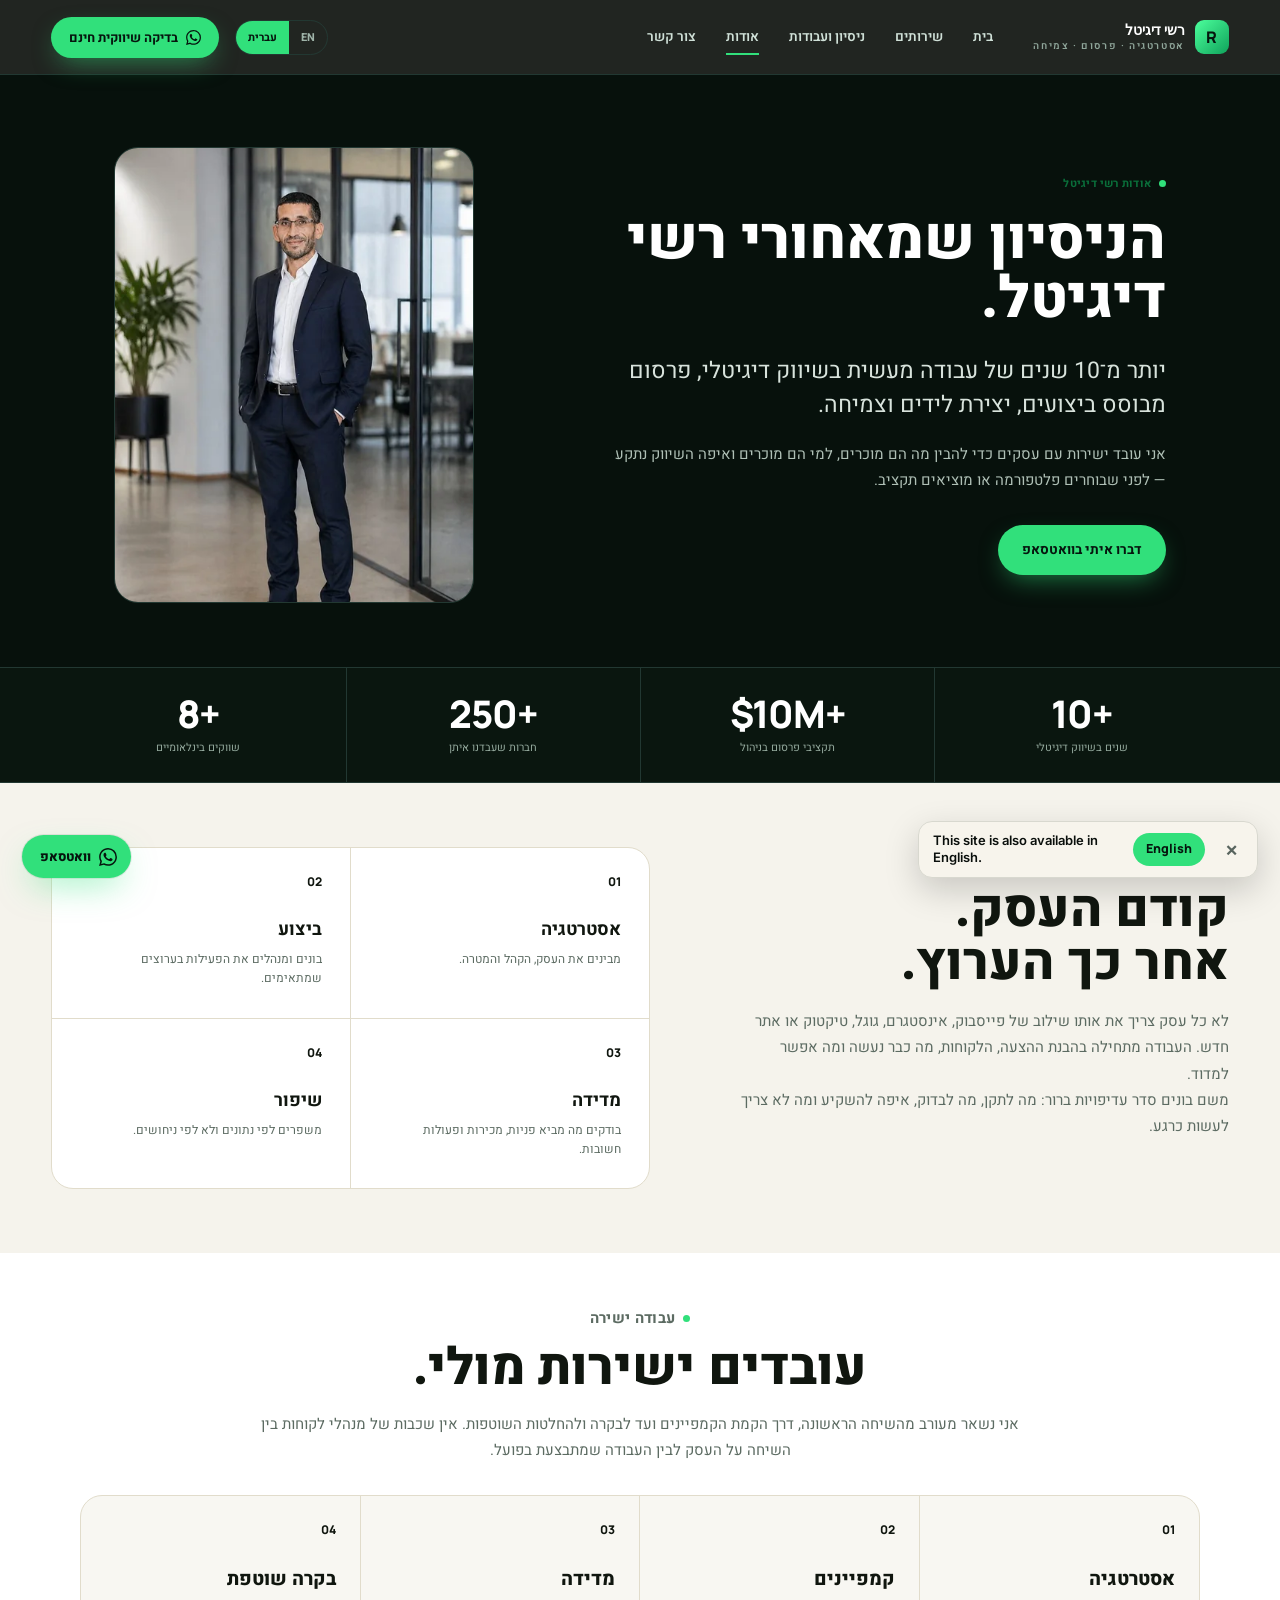
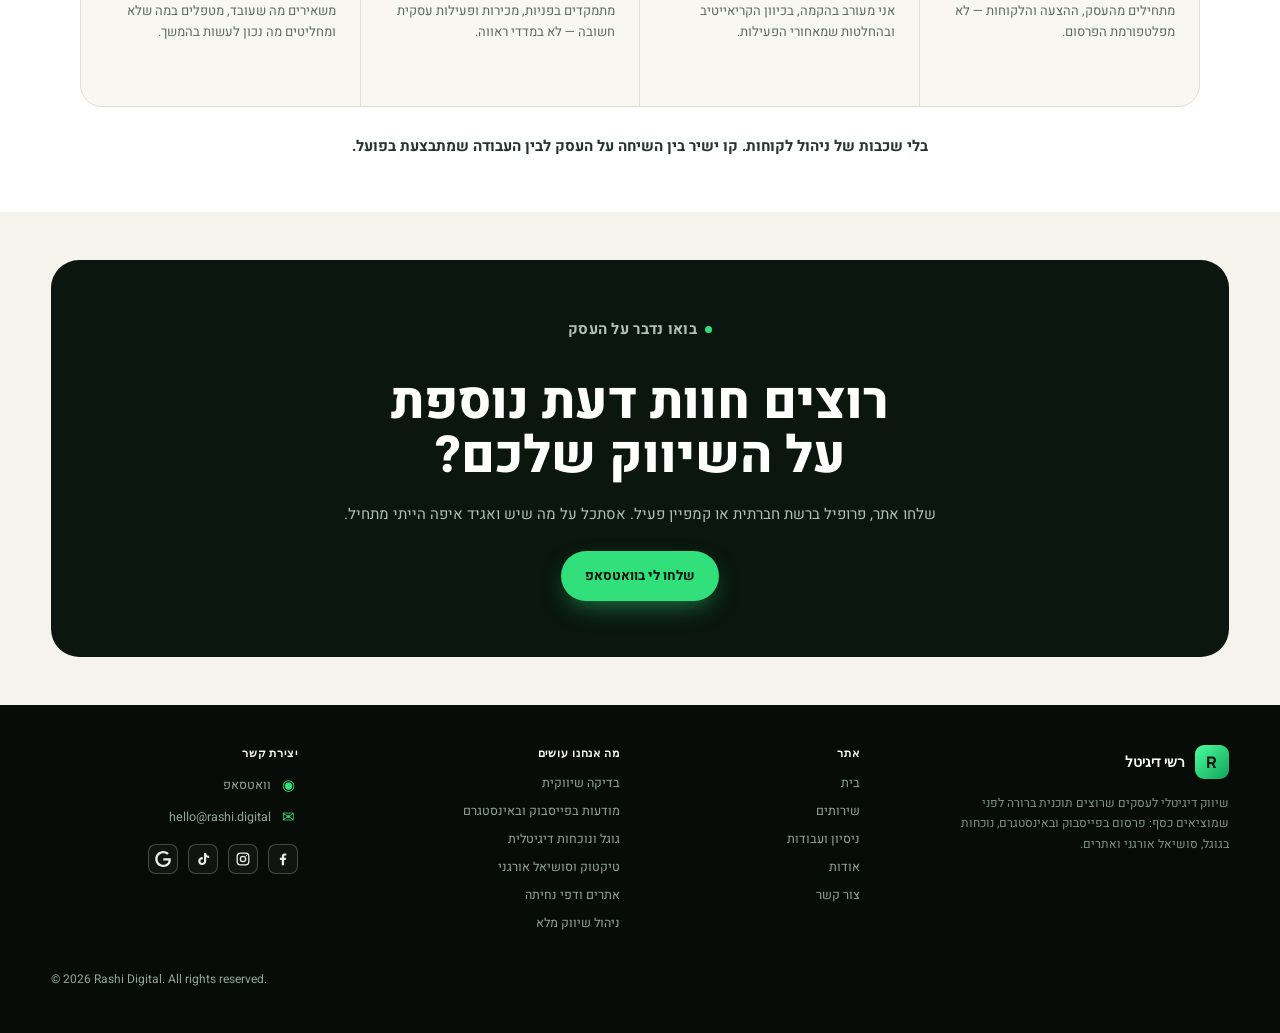
<file: he/about.html>
<!DOCTYPE html>

<html dir="rtl" lang="he">
<head>
<meta charset="utf-8"/>
<meta content="width=device-width,initial-scale=1" name="viewport"/>
<title>אודות רשי דיגיטל | ניסיון בשיווק דיגיטלי ופרפורמנס</title>
<meta content="הכירו את הניסיון שמאחורי רשי דיגיטל: יותר מ־10 שנים בשיווק דיגיטלי, ניהול תקציבי פרסום, יצירת לידים וקמפיינים בשווקים בינלאומיים." name="description"/>
<link href="https://rashi.digital/he/about.html" rel="canonical"/>
<link href="https://rashi.digital/about.html" hreflang="en" rel="alternate"/>
<link href="https://rashi.digital/he/about.html" hreflang="he" rel="alternate"/>
<link href="https://rashi.digital/about.html" hreflang="x-default" rel="alternate"/>
<meta content="website" property="og:type"/>
<meta content="רשי דיגיטל" property="og:site_name"/>
<meta content="אודות רשי דיגיטל | הניסיון שמאחורי העסק" property="og:title"/>
<meta content="הכירו את הניסיון שמאחורי רשי דיגיטל: יותר מ־10 שנים בשיווק דיגיטלי, ניהול תקציבי פרסום, יצירת לידים וקמפיינים בשווקים בינלאומיים." property="og:description"/>
<meta content="https://rashi.digital/he/about.html" property="og:url"/>
<meta content="https://rashi.digital/assets/og/rashi-digital-share-he.jpg" property="og:image"/>
<meta content="https://rashi.digital/assets/og/rashi-digital-share-he.jpg" property="og:image:secure_url"/>
<meta content="image/jpeg" property="og:image:type"/>
<meta content="1200" property="og:image:width"/>
<meta content="630" property="og:image:height"/>
<meta content="רשי דיגיטל: אנחנו לא מתחילים מהפלטפורמה. אנחנו מתחילים מהעסק שלכם." property="og:image:alt"/>
<meta content="he_IL" property="og:locale"/>
<meta content="en_US" property="og:locale:alternate"/>
<meta content="summary_large_image" name="twitter:card"/>
<meta content="אודות רשי דיגיטל" name="twitter:title"/>
<meta content="הכירו את הניסיון שמאחורי רשי דיגיטל: יותר מ־10 שנים בשיווק דיגיטלי, ניהול תקציבי פרסום, יצירת לידים וקמפיינים בשווקים בינלאומיים." name="twitter:description"/>
<meta content="https://rashi.digital/assets/og/rashi-digital-share-he.jpg" name="twitter:image"/>
<meta content="רשי דיגיטל: אנחנו לא מתחילים מהפלטפורמה. אנחנו מתחילים מהעסק שלכם." name="twitter:image:alt"/>
<meta content="#0A0F0C" name="theme-color"/>
<link href="/favicon.ico" rel="icon" sizes="48x48"/>
<link href="/favicon.svg" rel="icon" type="image/svg+xml"/>
<link href="/apple-touch-icon.png" rel="apple-touch-icon"/>
<link href="/site.webmanifest" rel="manifest"/>
<link href="https://fonts.googleapis.com" rel="preconnect"/>
<link crossorigin="" href="https://fonts.gstatic.com" rel="preconnect"/>
<link href="https://images.pexels.com" rel="preconnect"/>
<link href="https://fonts.googleapis.com/css2?family=Manrope:wght@400;500;600;700;800&amp;family=Inter:wght@400;500;600&amp;family=Heebo:wght@400;500;600;700;800&amp;display=swap" rel="stylesheet"/>
<link href="../styles.css" rel="stylesheet"/>
<script type="application/ld+json">
{"@context":"https://schema.org","@type":"AboutPage","name":"אודות רשי דיגיטל","url":"https://rashi.digital/he/about.html","about":{"@type":"ProfessionalService","@id":"https://rashi.digital/#business","name":"Rashi Digital","url":"https://rashi.digital/"}}
</script>
<script type="application/ld+json">
{"@context":"https://schema.org","@type":"BreadcrumbList","itemListElement":[{"@type":"ListItem","position":1,"name":"בית","item":"https://rashi.digital/he/"},{"@type":"ListItem","position":2,"name":"אודות","item":"https://rashi.digital/he/about.html"}]}
</script>
<!-- Google tag (gtag.js) -->
<script async="" src="https://www.googletagmanager.com/gtag/js?id=G-HK1NQW55D6"></script>
<script>
  window.dataLayer = window.dataLayer || [];
  function gtag(){dataLayer.push(arguments);}
  gtag('js', new Date());
  gtag('config', 'G-HK1NQW55D6');
</script>
</head>
<body class="rtl">
<a class="skip-link" href="#main">דלג לתוכן</a>
<header class="site-header">
<div class="wrap nav">
<a aria-label="דף הבית של רשי דיגיטל" class="brand" href="index.html">
<span aria-hidden="true" class="brand-mark">R</span>
<span class="brand-word"><b>רשי דיגיטל</b><small>אסטרטגיה · פרסום · צמיחה</small></span>
</a>
<nav aria-label="ניווט ראשי" class="nav-links"><a href="index.html">בית</a><a href="services">שירותים</a><a href="work.html">ניסיון ועבודות</a><a aria-current="page" href="about.html">אודות</a><a href="services#contact">צור קשר</a></nav>
<div class="nav-right">
<div aria-label="שפה" class="lang-switch" role="group"><a href="../about.html" hreflang="en" lang="en">EN</a><a aria-current="true" href="about.html" hreflang="he" lang="he">עברית</a></div>
<a class="btn btn-wa" data-audit-cta="" data-loc="header" href="https://wa.me/972532850081?text=%D7%94%D7%99%D7%99%20%D7%A8%D7%A9%D7%99%20%D7%93%D7%99%D7%92%D7%99%D7%98%D7%9C%2C%20%D7%90%D7%A9%D7%9E%D7%97%20%D7%9C%D7%91%D7%93%D7%99%D7%A7%D7%94%20%D7%A9%D7%99%D7%95%D7%95%D7%A7%D7%99%D7%AA%20%D7%97%D7%99%D7%A0%D7%9D%20%D7%9C%D7%A2%D7%A1%D7%A7%20%D7%A9%D7%9C%D7%99"><svg aria-hidden="true" class="wa-ico" fill="currentColor" viewbox="0 0 24 24"><path d="M17.472 14.382c-.297-.149-1.758-.867-2.03-.967-.273-.099-.471-.148-.67.15-.197.297-.767.966-.94 1.164-.173.199-.347.223-.644.075-.297-.15-1.255-.463-2.39-1.475-.883-.788-1.48-1.761-1.653-2.059-.173-.297-.018-.458.13-.606.134-.133.298-.347.446-.52.149-.174.198-.298.298-.497.099-.198.05-.371-.025-.52-.075-.149-.669-1.612-.916-2.207-.242-.579-.487-.5-.669-.51-.173-.008-.371-.01-.57-.01-.198 0-.52.074-.792.372-.272.297-1.04 1.016-1.04 2.479 0 1.462 1.065 2.875 1.213 3.074.149.198 2.096 3.2 5.077 4.487.709.306 1.262.489 1.694.625.712.227 1.36.195 1.871.118.571-.085 1.758-.719 2.006-1.413.248-.694.248-1.289.173-1.413-.074-.124-.272-.198-.57-.347m-5.421 7.403h-.004a9.87 9.87 0 0 1-5.031-1.378l-.361-.214-3.741.982.998-3.648-.235-.374a9.86 9.86 0 0 1-1.51-5.26c.001-5.45 4.436-9.884 9.888-9.884 2.64 0 5.122 1.03 6.988 2.898a9.825 9.825 0 0 1 2.893 6.994c-.003 5.45-4.437 9.884-9.885 9.884m8.413-18.297A11.815 11.815 0 0 0 12.05 0C5.495 0 .16 5.335.157 11.892c0 2.096.547 4.142 1.588 5.945L.057 24l6.305-1.654a11.882 11.882 0 0 0 5.683 1.448h.005c6.554 0 11.89-5.335 11.893-11.893a11.821 11.821 0 0 0-3.48-8.413Z"></path></svg>בדיקה שיווקית חינם</a>
<button aria-controls="mobileNav" aria-expanded="false" aria-label="פתיחת תפריט" class="nav-burger">☰</button>
</div>
</div>
<nav aria-label="ניווט נייד" class="mobile-nav" id="mobileNav"><a href="index.html">בית</a><a href="services">שירותים</a><a href="work.html">ניסיון ועבודות</a><a href="about.html">אודות</a><a href="services#contact">צור קשר</a></nav>
</header>
<main class="about-page" id="main">
<section class="about-hero"><div class="wrap about-hero-grid"><div class="about-hero-copy"><p class="eyebrow">אודות רשי דיגיטל</p><h1>הניסיון שמאחורי רשי דיגיטל.</h1><p class="about-lede">יותר מ־10 שנים של עבודה מעשית בשיווק דיגיטלי, פרסום מבוסס ביצועים, יצירת לידים וצמיחה.</p><p>אני עובד ישירות עם עסקים כדי להבין מה הם מוכרים, למי הם מוכרים ואיפה השיווק נתקע — לפני שבוחרים פלטפורמה או מוציאים תקציב.</p><a class="btn btn-wa btn-lg" data-loc="about-hero" href="https://wa.me/972532850081?text=היי%20רשי%20דיגיטל%2C%20אשמח%20לדבר%20על%20השיווק%20של%20העסק">דברו איתי בוואטסאפ</a></div><div class="about-portrait"><picture><source sizes="(max-width:900px) min(360px, calc(100vw - 36px)), 360px" srcset="../assets/rashi-founder-480.webp 480w, ../assets/rashi-founder-720.webp 720w, ../assets/rashi-founder-960.webp 960w" type="image/webp"/><img alt="מייסד רשי דיגיטל" decoding="async" fetchpriority="high" height="1440" src="../assets/rashi-founder-960.jpg" width="960"/></picture></div></div></section>
<section class="about-stats"><div class="wrap about-stats-grid"><div><strong dir="ltr">10+</strong><span>שנים בשיווק דיגיטלי</span></div><div><strong dir="ltr">$10M+</strong><span>תקציבי פרסום בניהול</span></div><div><strong dir="ltr">250+</strong><span>חברות שעבדנו איתן</span></div><div><strong dir="ltr">8+</strong><span>שווקים בינלאומיים</span></div></div></section>
<section class="section light"><div class="wrap about-copy-grid"><div><p class="eyebrow">איך אני עובד</p><h2>קודם העסק. אחר כך הערוץ.</h2><p>לא כל עסק צריך את אותו שילוב של פייסבוק, אינסטגרם, גוגל, טיקטוק או אתר חדש. העבודה מתחילה בהבנת ההצעה, הלקוחות, מה כבר נעשה ומה אפשר למדוד.</p><p>משם בונים סדר עדיפויות ברור: מה לתקן, מה לבדוק, איפה להשקיע ומה לא צריך לעשות כרגע.</p></div><div class="approach-steps"><div><b>01</b><strong>אסטרטגיה</strong><span>מבינים את העסק, הקהל והמטרה.</span></div><div><b>02</b><strong>ביצוע</strong><span>בונים ומנהלים את הפעילות בערוצים שמתאימים.</span></div><div><b>03</b><strong>מדידה</strong><span>בודקים מה מביא פניות, מכירות ופעולות חשובות.</span></div><div><b>04</b><strong>שיפור</strong><span>משפרים לפי נתונים ולא לפי ניחושים.</span></div></div></div></section>
<section class="section about-direct"><div class="wrap about-direct-inner"><div class="about-direct-head"><p class="eyebrow">עבודה ישירה</p><h2>עובדים ישירות מולי.</h2><p>אני נשאר מעורב מהשיחה הראשונה, דרך הקמת הקמפיינים ועד לבקרה ולהחלטות השוטפות. אין שכבות של מנהלי לקוחות בין השיחה על העסק לבין העבודה שמתבצעת בפועל.</p></div><div class="direct-steps"><article><b>01</b><h3>אסטרטגיה</h3><p>מתחילים מהעסק, ההצעה והלקוחות — לא מפלטפורמת הפרסום.</p></article><article><b>02</b><h3>קמפיינים</h3><p>אני מעורב בהקמה, בכיוון הקריאייטיב ובהחלטות שמאחורי הפעילות.</p></article><article><b>03</b><h3>מדידה</h3><p>מתמקדים בפניות, מכירות ופעילות עסקית חשובה — לא במדדי ראווה.</p></article><article><b>04</b><h3>בקרה שוטפת</h3><p>משאירים מה שעובד, מטפלים במה שלא ומחליטים מה נכון לעשות בהמשך.</p></article></div><p class="direct-note">בלי שכבות של ניהול לקוחות. קו ישיר בין השיחה על העסק לבין העבודה שמתבצעת בפועל.</p></div></section>
<section class="section about-final"><div class="wrap about-final-card"><p class="eyebrow">בואו נדבר על העסק</p><h2>רוצים חוות דעת נוספת על השיווק שלכם?</h2><p>שלחו אתר, פרופיל ברשת חברתית או קמפיין פעיל. אסתכל על מה שיש ואגיד איפה הייתי מתחיל.</p><a class="btn btn-wa btn-lg" data-loc="about-final" href="https://wa.me/972532850081?text=היי%20רשי%20דיגיטל%2C%20אשמח%20לחוות%20דעת%20על%20השיווק%20שלי">שלחו לי בוואטסאפ</a></div></section>
</main>
<footer class="footer">
<div class="wrap footer-grid footer-grid-five">
<div class="footer-brand">
<span class="brand"><span aria-hidden="true" class="brand-mark">R</span><span class="brand-word"><b style="color:#fff">רשי דיגיטל</b></span></span>
<p>שיווק דיגיטלי לעסקים שרוצים תוכנית ברורה לפני שמוציאים כסף: פרסום בפייסבוק ובאינסטגרם, נוכחות בגוגל, סושיאל אורגני ואתרים.</p>
</div>
<div class="footer-col"><h2 class="h5">אתר</h2><a href="index.html">בית</a><a href="services">שירותים</a><a href="work.html">ניסיון ועבודות</a><a href="about.html">אודות</a><a href="services#contact">צור קשר</a></div>
<div class="footer-col"><h2 class="h5">מה אנחנו עושים</h2><a data-service="review" href="services#review">בדיקה שיווקית</a><a data-service="paid" href="services#paid">מודעות בפייסבוק ובאינסטגרם</a><a data-service="google" href="services#google">גוגל ונוכחות דיגיטלית</a><a data-service="organic" href="services#organic">טיקטוק וסושיאל אורגני</a><a data-service="websites" href="services#websites">אתרים ודפי נחיתה</a><a data-service="full" href="services#full">ניהול שיווק מלא</a></div>
<div class="footer-col footer-contact"><h2 class="h5">יצירת קשר</h2><a data-loc="footer" href="https://wa.me/972532850081"><span aria-hidden="true" class="footer-ico">◉</span>וואטסאפ</a><a href="https://mail.google.com/mail/?view=cm&amp;fs=1&amp;to=hello@rashi.digital" rel="noopener" target="_blank"><span aria-hidden="true" class="footer-ico">✉</span><bdi dir="ltr">hello@rashi.digital</bdi></a><div class="footer-social-row"><a aria-label="Facebook" href="https://www.facebook.com/rashi.digital/" rel="noopener noreferrer" target="_blank"><span aria-hidden="true" class="social-ico fb"><svg fill="currentColor" focusable="false" height="20" viewbox="0 0 24 24" width="20"><path d="M13.6 21.5v-8h2.7l.4-3.2h-3.1V8.3c0-.9.3-1.6 1.6-1.6h1.7V3.9c-.3 0-1.3-.1-2.5-.1-2.5 0-4.2 1.5-4.2 4.3v2.2H7.4v3.2h2.8v8z"></path></svg></span></a><a aria-label="Instagram" href="https://www.instagram.com/rashi.digital_/" rel="noopener noreferrer" target="_blank"><span aria-hidden="true" class="social-ico ig"><svg fill="none" focusable="false" height="20" stroke="currentColor" stroke-width="2" viewbox="0 0 24 24" width="20"><rect height="17.4" rx="5" width="17.4" x="3.3" y="3.3"></rect><circle cx="12" cy="12" r="4"></circle><circle cx="17.3" cy="6.7" fill="currentColor" r="1.1" stroke="none"></circle></svg></span></a><a aria-label="TikTok" href="https://www.tiktok.com/@rashi.digital" rel="noopener noreferrer" target="_blank"><span aria-hidden="true" class="social-ico tk"><svg fill="currentColor" focusable="false" height="20" viewbox="0 0 24 24" width="20"><path d="M16.8 3h-3.3v12.2a2.7 2.7 0 1 1-2.7-2.7c.3 0 .6 0 .9.1V9.2a6 6 0 1 0 5.1 6V9.1a7.6 7.6 0 0 0 4.4 1.4V7.3a4.4 4.4 0 0 1-4.4-4.3z"></path></svg></span></a><a aria-label="רשי דיגיטל בגוגל" href="https://share.google/ukfDDhGRr8fa9tw5H" rel="noopener noreferrer" target="_blank" title="רשי דיגיטל בגוגל"><span aria-hidden="true" class="social-ico gg"><svg fill="currentColor" focusable="false" height="20" viewbox="0 0 24 24" width="20"><path d="M12.48 10.92v3.28h7.84c-.24 1.84-.853 3.187-1.787 4.133-1.147 1.147-2.933 2.4-6.053 2.4-4.827 0-8.6-3.893-8.6-8.72s3.773-8.72 8.6-8.72c2.6 0 4.507 1.027 5.907 2.347l2.307-2.307C18.747 1.44 16.133 0 12.48 0 5.867 0 .307 5.387.307 12s5.56 12 12.173 12c3.573 0 6.267-1.173 8.373-3.36 2.16-2.16 2.84-5.213 2.84-7.667 0-.76-.053-1.467-.173-2.053H12.48z"></path></svg></span></a></div></div>

</div>
<div class="wrap"><p class="footer-copyright" dir="ltr">© 2026 Rashi Digital. All rights reserved.</p></div>
</footer>
<div class="sticky-cta">
<span>בדיקה שיווקית חינם<small>מענה בוואטסאפ, בעברית או באנגלית</small></span>
<a class="btn btn-wa" data-audit-cta="" data-loc="sticky" href="https://wa.me/972532850081?text=%D7%94%D7%99%D7%99%20%D7%A8%D7%A9%D7%99%20%D7%93%D7%99%D7%92%D7%99%D7%98%D7%9C%2C%20%D7%90%D7%A9%D7%9E%D7%97%20%D7%9C%D7%91%D7%93%D7%99%D7%A7%D7%94%20%D7%A9%D7%99%D7%95%D7%95%D7%A7%D7%99%D7%AA%20%D7%97%D7%99%D7%A0%D7%9D%20%D7%9C%D7%A2%D7%A1%D7%A7%20%D7%A9%D7%9C%D7%99"><svg aria-hidden="true" class="wa-ico" fill="currentColor" viewbox="0 0 24 24"><path d="M17.472 14.382c-.297-.149-1.758-.867-2.03-.967-.273-.099-.471-.148-.67.15-.197.297-.767.966-.94 1.164-.173.199-.347.223-.644.075-.297-.15-1.255-.463-2.39-1.475-.883-.788-1.48-1.761-1.653-2.059-.173-.297-.018-.458.13-.606.134-.133.298-.347.446-.52.149-.174.198-.298.298-.497.099-.198.05-.371-.025-.52-.075-.149-.669-1.612-.916-2.207-.242-.579-.487-.5-.669-.51-.173-.008-.371-.01-.57-.01-.198 0-.52.074-.792.372-.272.297-1.04 1.016-1.04 2.479 0 1.462 1.065 2.875 1.213 3.074.149.198 2.096 3.2 5.077 4.487.709.306 1.262.489 1.694.625.712.227 1.36.195 1.871.118.571-.085 1.758-.719 2.006-1.413.248-.694.248-1.289.173-1.413-.074-.124-.272-.198-.57-.347m-5.421 7.403h-.004a9.87 9.87 0 0 1-5.031-1.378l-.361-.214-3.741.982.998-3.648-.235-.374a9.86 9.86 0 0 1-1.51-5.26c.001-5.45 4.436-9.884 9.888-9.884 2.64 0 5.122 1.03 6.988 2.898a9.825 9.825 0 0 1 2.893 6.994c-.003 5.45-4.437 9.884-9.885 9.884m8.413-18.297A11.815 11.815 0 0 0 12.05 0C5.495 0 .16 5.335.157 11.892c0 2.096.547 4.142 1.588 5.945L.057 24l6.305-1.654a11.882 11.882 0 0 0 5.683 1.448h.005c6.554 0 11.89-5.335 11.893-11.893a11.821 11.821 0 0 0-3.48-8.413Z"></path></svg>וואטסאפ</a>
</div>
<div class="float-wa">
<div aria-label="וואטסאפ" class="float-wa-pop" id="waPop" role="dialog">
<button aria-label="סגירה" class="close" data-wa-close="" type="button">×</button>
<b>לא בטוחים מאיפה להתחיל?</b>
<p>ספרו לי מה אתם מוכרים ומה אתם עושים היום. אגיד לכם איפה הייתי מסתכל קודם.</p>
<a class="btn btn-wa" data-audit-cta="" data-loc="float" href="https://wa.me/972532850081?text=%D7%94%D7%99%D7%99%20%D7%A8%D7%A9%D7%99%20%D7%93%D7%99%D7%92%D7%99%D7%98%D7%9C%2C%20%D7%90%D7%A9%D7%9E%D7%97%20%D7%9C%D7%91%D7%93%D7%99%D7%A7%D7%94%20%D7%A9%D7%99%D7%95%D7%95%D7%A7%D7%99%D7%AA%20%D7%97%D7%99%D7%A0%D7%9D%20%D7%9C%D7%A2%D7%A1%D7%A7%20%D7%A9%D7%9C%D7%99" style="width:100%;justify-content:center"><svg aria-hidden="true" class="wa-ico" fill="currentColor" viewbox="0 0 24 24"><path d="M17.472 14.382c-.297-.149-1.758-.867-2.03-.967-.273-.099-.471-.148-.67.15-.197.297-.767.966-.94 1.164-.173.199-.347.223-.644.075-.297-.15-1.255-.463-2.39-1.475-.883-.788-1.48-1.761-1.653-2.059-.173-.297-.018-.458.13-.606.134-.133.298-.347.446-.52.149-.174.198-.298.298-.497.099-.198.05-.371-.025-.52-.075-.149-.669-1.612-.916-2.207-.242-.579-.487-.5-.669-.51-.173-.008-.371-.01-.57-.01-.198 0-.52.074-.792.372-.272.297-1.04 1.016-1.04 2.479 0 1.462 1.065 2.875 1.213 3.074.149.198 2.096 3.2 5.077 4.487.709.306 1.262.489 1.694.625.712.227 1.36.195 1.871.118.571-.085 1.758-.719 2.006-1.413.248-.694.248-1.289.173-1.413-.074-.124-.272-.198-.57-.347m-5.421 7.403h-.004a9.87 9.87 0 0 1-5.031-1.378l-.361-.214-3.741.982.998-3.648-.235-.374a9.86 9.86 0 0 1-1.51-5.26c.001-5.45 4.436-9.884 9.888-9.884 2.64 0 5.122 1.03 6.988 2.898a9.825 9.825 0 0 1 2.893 6.994c-.003 5.45-4.437 9.884-9.885 9.884m8.413-18.297A11.815 11.815 0 0 0 12.05 0C5.495 0 .16 5.335.157 11.892c0 2.096.547 4.142 1.588 5.945L.057 24l6.305-1.654a11.882 11.882 0 0 0 5.683 1.448h.005c6.554 0 11.89-5.335 11.893-11.893a11.821 11.821 0 0 0-3.48-8.413Z"></path></svg>להתחיל בוואטסאפ</a>
</div>
<button aria-controls="waPop" aria-expanded="false" aria-label="פתיחת אפשרויות יצירת קשר בוואטסאפ" class="float-wa-btn" data-wa-toggle="" type="button"><svg aria-hidden="true" class="wa-ico" fill="currentColor" viewbox="0 0 24 24"><path d="M17.472 14.382c-.297-.149-1.758-.867-2.03-.967-.273-.099-.471-.148-.67.15-.197.297-.767.966-.94 1.164-.173.199-.347.223-.644.075-.297-.15-1.255-.463-2.39-1.475-.883-.788-1.48-1.761-1.653-2.059-.173-.297-.018-.458.13-.606.134-.133.298-.347.446-.52.149-.174.198-.298.298-.497.099-.198.05-.371-.025-.52-.075-.149-.669-1.612-.916-2.207-.242-.579-.487-.5-.669-.51-.173-.008-.371-.01-.57-.01-.198 0-.52.074-.792.372-.272.297-1.04 1.016-1.04 2.479 0 1.462 1.065 2.875 1.213 3.074.149.198 2.096 3.2 5.077 4.487.709.306 1.262.489 1.694.625.712.227 1.36.195 1.871.118.571-.085 1.758-.719 2.006-1.413.248-.694.248-1.289.173-1.413-.074-.124-.272-.198-.57-.347m-5.421 7.403h-.004a9.87 9.87 0 0 1-5.031-1.378l-.361-.214-3.741.982.998-3.648-.235-.374a9.86 9.86 0 0 1-1.51-5.26c.001-5.45 4.436-9.884 9.888-9.884 2.64 0 5.122 1.03 6.988 2.898a9.825 9.825 0 0 1 2.893 6.994c-.003 5.45-4.437 9.884-9.885 9.884m8.413-18.297A11.815 11.815 0 0 0 12.05 0C5.495 0 .16 5.335.157 11.892c0 2.096.547 4.142 1.588 5.945L.057 24l6.305-1.654a11.882 11.882 0 0 0 5.683 1.448h.005c6.554 0 11.89-5.335 11.893-11.893a11.821 11.821 0 0 0-3.48-8.413Z"></path></svg><span>וואטסאפ</span></button>
</div>
<script defer="" src="../app.js"></script>
</body>
</html>
</file>
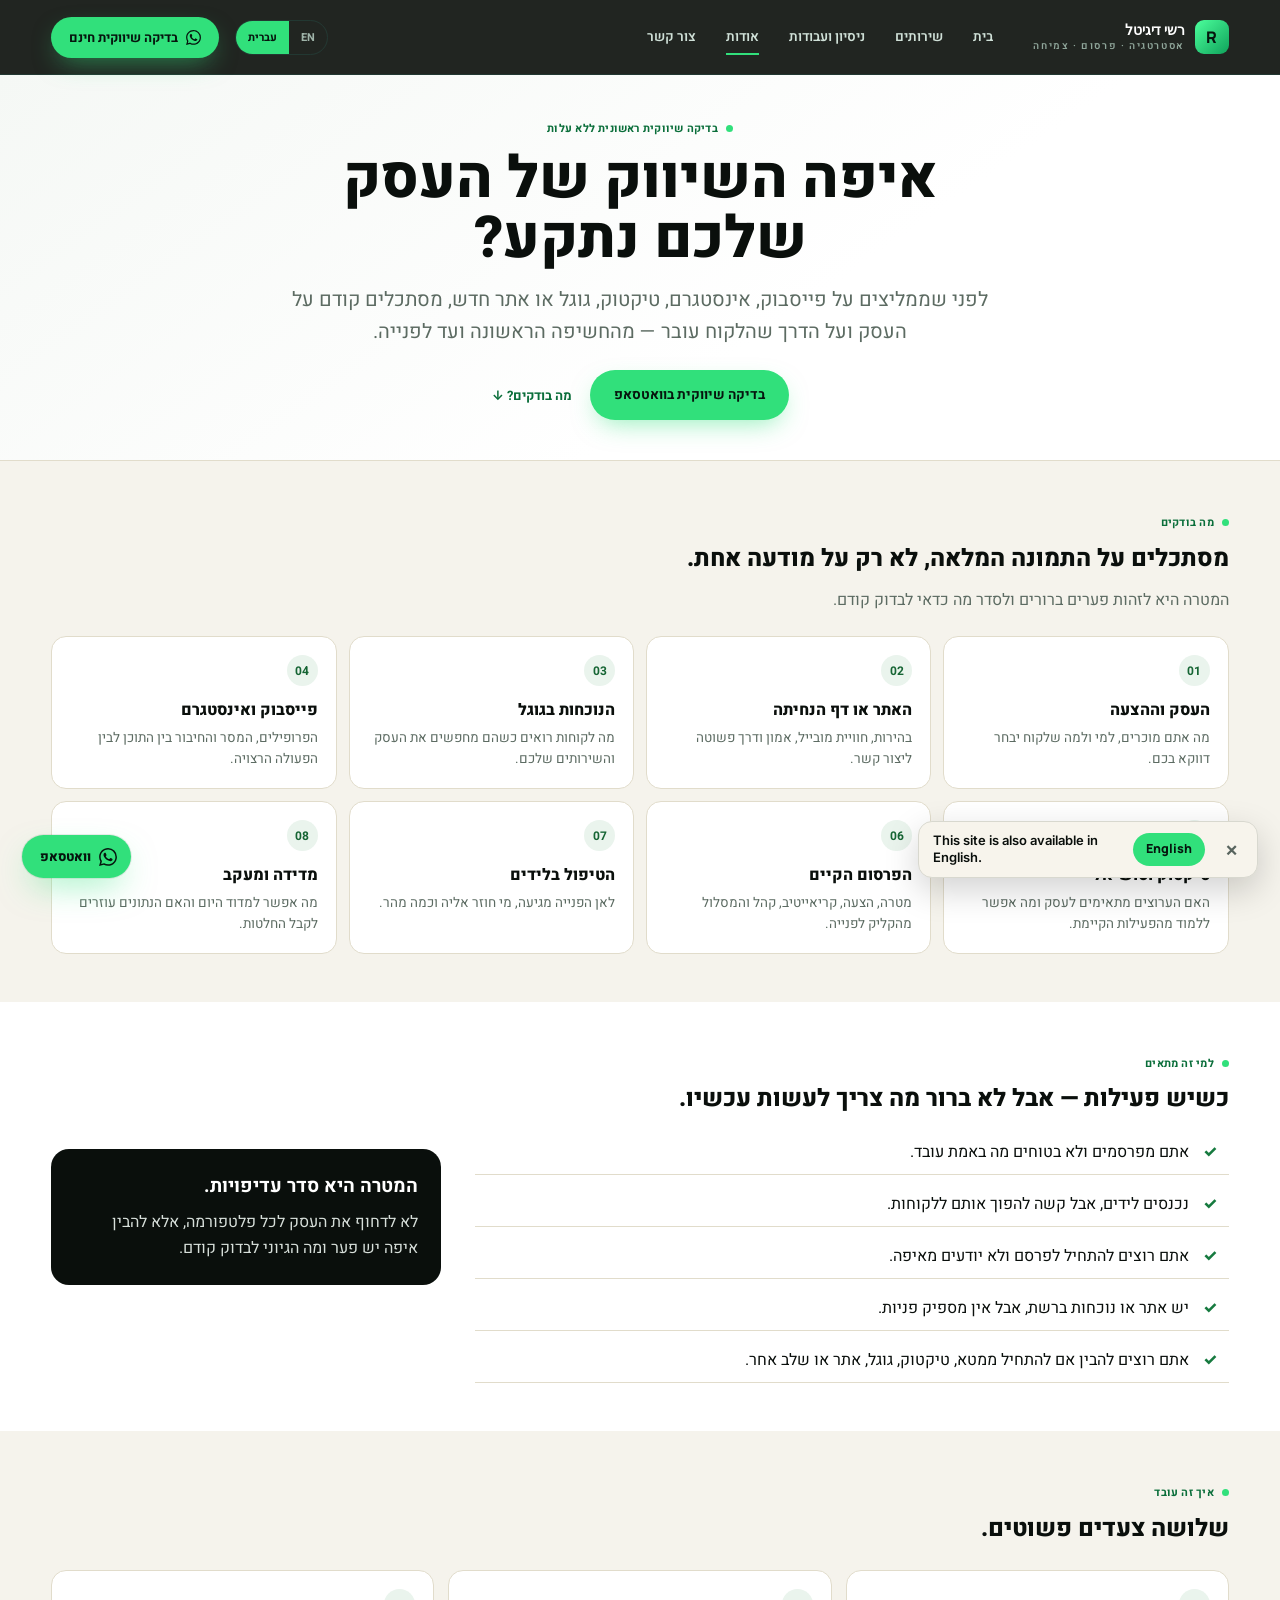
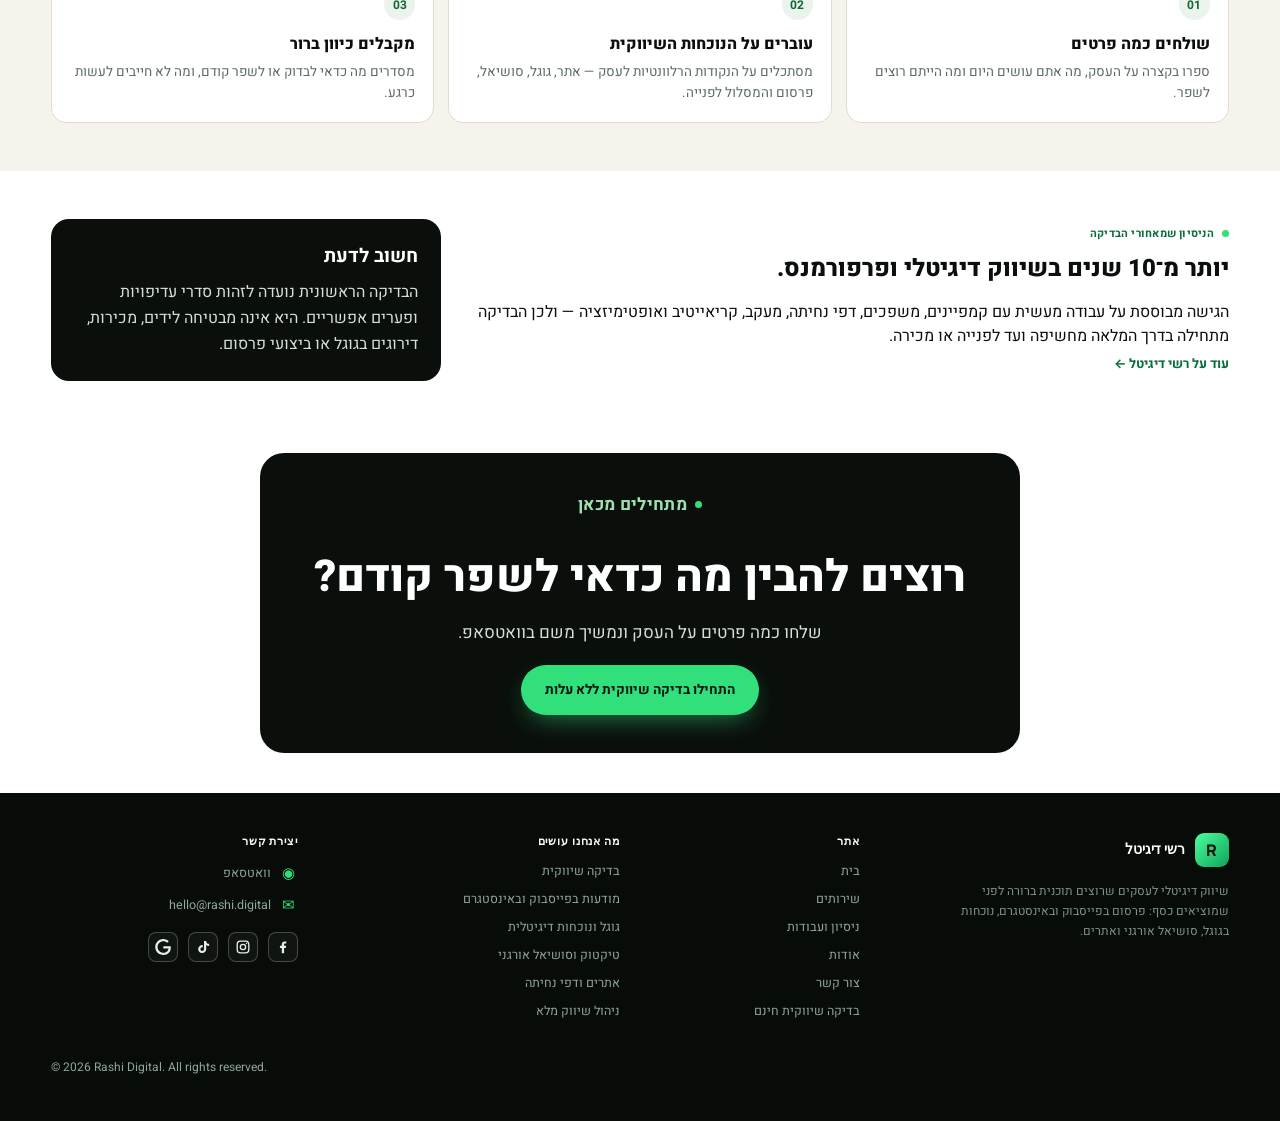
<file: he/free-marketing-review.html>
<!DOCTYPE html>

<html dir="rtl" lang="he">
<head>
<meta charset="utf-8"/>
<meta content="width=device-width,initial-scale=1" name="viewport"/>
<title>בדיקה שיווקית לעסק ללא עלות | רשי דיגיטל</title>
<meta content="בדיקה שיווקית ראשונית ללא עלות לעסק: אתר, גוגל, פייסבוק ואינסטגרם, טיקטוק, פרסום, טיפול בלידים ומדידה — כדי להבין מה כדאי לבדוק או לשפר קודם." name="description"/>
<link href="https://rashi.digital/he/free-marketing-review" rel="canonical"/><link href="https://rashi.digital/he/free-marketing-review" hreflang="he" rel="alternate"/>
<meta content="website" property="og:type"/>
<meta content="רשי דיגיטל" property="og:site_name"/>
<meta content="בדיקה שיווקית ראשונית ללא עלות | רשי דיגיטל" property="og:title"/>
<meta content="לפני שבוחרים פלטפורמה או מוציאים תקציב, בודקים את העסק ואת הדרך מחשיפה לפנייה." property="og:description"/>
<meta content="https://rashi.digital/he/free-marketing-review" property="og:url"/>
<meta content="https://rashi.digital/assets/og/rashi-digital-share-he.jpg" property="og:image"/>
<meta content="https://rashi.digital/assets/og/rashi-digital-share-he.jpg" property="og:image:secure_url"/>
<meta content="image/jpeg" property="og:image:type"/>
<meta content="1200" property="og:image:width"/>
<meta content="630" property="og:image:height"/>
<meta content="רשי דיגיטל: אנחנו לא מתחילים מהפלטפורמה. אנחנו מתחילים מהעסק שלכם." property="og:image:alt"/>
<meta content="he_IL" property="og:locale"/>
<meta content="en_US" property="og:locale:alternate"/>
<meta content="summary_large_image" name="twitter:card"/>
<meta content="בדיקה שיווקית ראשונית ללא עלות | רשי דיגיטל" name="twitter:title"/>
<meta content="בודקים את העסק, האתר, גוגל, הסושיאל, הפרסום והטיפול בלידים — ומבינים מה כדאי לשפר קודם." name="twitter:description"/>
<meta content="https://rashi.digital/assets/og/rashi-digital-share-he.jpg" name="twitter:image"/>
<meta content="רשי דיגיטל: אנחנו לא מתחילים מהפלטפורמה. אנחנו מתחילים מהעסק שלכם." name="twitter:image:alt"/>
<meta content="#0A0F0C" name="theme-color"/>
<link href="/favicon.ico" rel="icon" sizes="48x48"/>
<link href="/favicon.svg" rel="icon" type="image/svg+xml"/>
<link href="/apple-touch-icon.png" rel="apple-touch-icon"/>
<link href="/site.webmanifest" rel="manifest"/>
<link href="https://fonts.googleapis.com" rel="preconnect"/>
<link crossorigin="" href="https://fonts.gstatic.com" rel="preconnect"/>
<link href="https://images.pexels.com" rel="preconnect"/>
<link href="https://fonts.googleapis.com/css2?family=Manrope:wght@400;500;600;700;800&amp;family=Inter:wght@400;500;600&amp;family=Heebo:wght@400;500;600;700;800&amp;display=swap" rel="stylesheet"/>
<link href="../styles.css" rel="stylesheet"/>
<!-- Google tag (gtag.js) -->
<script async="" src="https://www.googletagmanager.com/gtag/js?id=G-HK1NQW55D6"></script>
<script>
  window.dataLayer = window.dataLayer || [];
  function gtag(){dataLayer.push(arguments);}
  gtag('js', new Date());
  gtag('config', 'G-HK1NQW55D6');
</script>
<script type="application/ld+json">{"@context":"https://schema.org","@type":"WebPage","name":"בדיקה שיווקית ראשונית ללא עלות","url":"https://rashi.digital/he/free-marketing-review","inLanguage":"he","isPartOf":{"@id":"https://rashi.digital/#business"}}</script><script type="application/ld+json">{"@context":"https://schema.org","@type":"BreadcrumbList","itemListElement":[{"@type":"ListItem","position":1,"name":"בית","item":"https://rashi.digital/he/"},{"@type":"ListItem","position":2,"name":"בדיקה שיווקית ראשונית","item":"https://rashi.digital/he/free-marketing-review"}]}</script><script type="application/ld+json">{"@context":"https://schema.org","@type":"Service","name":"בדיקה שיווקית ראשונית ללא עלות","url":"https://rashi.digital/he/free-marketing-review","provider":{"@id":"https://rashi.digital/#business"},"areaServed":"IL","description":"מבט ראשון על העסק, האתר, הנוכחות בגוגל, הרשתות, הפרסום, הטיפול בלידים והמדידה כדי לזהות סדרי עדיפויות ופערים אפשריים."}</script></head>
<body class="rtl">
<a class="skip-link" href="#main">דלג לתוכן</a>
<header class="site-header">
<div class="wrap nav">
<a aria-label="דף הבית של רשי דיגיטל" class="brand" href="index.html">
<span aria-hidden="true" class="brand-mark">R</span>
<span class="brand-word"><b>רשי דיגיטל</b><small>אסטרטגיה · פרסום · צמיחה</small></span>
</a>
<nav aria-label="ניווט ראשי" class="nav-links"><a href="index.html">בית</a><a href="services">שירותים</a><a href="work.html">ניסיון ועבודות</a><a aria-current="page" href="about.html">אודות</a><a href="services#contact">צור קשר</a></nav>
<div class="nav-right">
<div aria-label="שפה" class="lang-switch" role="group"><a href="../index.html" hreflang="en" lang="en">EN</a><a aria-current="true" href="free-marketing-review" hreflang="he" lang="he">עברית</a></div>
<a class="btn btn-wa" data-audit-cta="" data-loc="header" href="https://wa.me/972532850081?text=%D7%94%D7%99%D7%99%20%D7%A8%D7%A9%D7%99%20%D7%93%D7%99%D7%92%D7%99%D7%98%D7%9C%2C%20%D7%90%D7%A9%D7%9E%D7%97%20%D7%9C%D7%91%D7%93%D7%99%D7%A7%D7%94%20%D7%A9%D7%99%D7%95%D7%95%D7%A7%D7%99%D7%AA%20%D7%97%D7%99%D7%A0%D7%9D%20%D7%9C%D7%A2%D7%A1%D7%A7%20%D7%A9%D7%9C%D7%99"><svg aria-hidden="true" class="wa-ico" fill="currentColor" viewbox="0 0 24 24"><path d="M17.472 14.382c-.297-.149-1.758-.867-2.03-.967-.273-.099-.471-.148-.67.15-.197.297-.767.966-.94 1.164-.173.199-.347.223-.644.075-.297-.15-1.255-.463-2.39-1.475-.883-.788-1.48-1.761-1.653-2.059-.173-.297-.018-.458.13-.606.134-.133.298-.347.446-.52.149-.174.198-.298.298-.497.099-.198.05-.371-.025-.52-.075-.149-.669-1.612-.916-2.207-.242-.579-.487-.5-.669-.51-.173-.008-.371-.01-.57-.01-.198 0-.52.074-.792.372-.272.297-1.04 1.016-1.04 2.479 0 1.462 1.065 2.875 1.213 3.074.149.198 2.096 3.2 5.077 4.487.709.306 1.262.489 1.694.625.712.227 1.36.195 1.871.118.571-.085 1.758-.719 2.006-1.413.248-.694.248-1.289.173-1.413-.074-.124-.272-.198-.57-.347m-5.421 7.403h-.004a9.87 9.87 0 0 1-5.031-1.378l-.361-.214-3.741.982.998-3.648-.235-.374a9.86 9.86 0 0 1-1.51-5.26c.001-5.45 4.436-9.884 9.888-9.884 2.64 0 5.122 1.03 6.988 2.898a9.825 9.825 0 0 1 2.893 6.994c-.003 5.45-4.437 9.884-9.885 9.884m8.413-18.297A11.815 11.815 0 0 0 12.05 0C5.495 0 .16 5.335.157 11.892c0 2.096.547 4.142 1.588 5.945L.057 24l6.305-1.654a11.882 11.882 0 0 0 5.683 1.448h.005c6.554 0 11.89-5.335 11.893-11.893a11.821 11.821 0 0 0-3.48-8.413Z"></path></svg>בדיקה שיווקית חינם</a>
<button aria-controls="mobileNav" aria-expanded="false" aria-label="פתיחת תפריט" class="nav-burger">☰</button>
</div>
</div>
<nav aria-label="ניווט נייד" class="mobile-nav" id="mobileNav"><a href="index.html">בית</a><a href="services">שירותים</a><a href="work.html">ניסיון ועבודות</a><a href="about.html">אודות</a><a href="services#contact">צור קשר</a></nav>
</header>
<main class="review-page" id="main">
<section class="review-hero"><div class="wrap review-hero-inner">
<p class="eyebrow">בדיקה שיווקית ראשונית ללא עלות</p>
<h1>איפה השיווק של העסק שלכם נתקע?</h1>
<p class="review-lede">לפני שממליצים על פייסבוק, אינסטגרם, טיקטוק, גוגל או אתר חדש, מסתכלים קודם על העסק ועל הדרך שהלקוח עובר — מהחשיפה הראשונה ועד לפנייה.</p>
<div class="review-actions"><a class="btn btn-wa btn-lg" data-audit-cta="" data-loc="review-hero" href="https://wa.me/972532850081?text=%D7%94%D7%99%D7%99%2C%20%D7%94%D7%92%D7%A2%D7%AA%D7%99%20%D7%93%D7%A8%D7%9A%20%D7%94%D7%90%D7%AA%D7%A8%20%D7%95%D7%90%D7%A9%D7%9E%D7%97%20%D7%9C%D7%91%D7%93%D7%99%D7%A7%D7%94%20%D7%A9%D7%99%D7%95%D7%95%D7%A7%D7%99%D7%AA%20%D7%A8%D7%90%D7%A9%D7%95%D7%A0%D7%99%D7%AA%20%D7%9C%D7%A2%D7%A1%D7%A7%20%D7%A9%D7%9C%D7%99." rel="noopener" target="_blank">בדיקה שיווקית בוואטסאפ</a><a class="text-link" href="#what">מה בודקים? <span aria-hidden="true">↓</span></a></div>
</div></section>
<section class="section light" id="what"><div class="wrap"><div class="review-section-head"><p class="eyebrow">מה בודקים</p><h2>מסתכלים על התמונה המלאה, לא רק על מודעה אחת.</h2><p>המטרה היא לזהות פערים ברורים ולסדר מה כדאי לבדוק קודם.</p></div>
<div class="review-grid">
<article><b>01</b><h3>העסק וההצעה</h3><p>מה אתם מוכרים, למי ולמה שלקוח יבחר דווקא בכם.</p></article>
<article><b>02</b><h3>האתר או דף הנחיתה</h3><p>בהירות, חוויית מובייל, אמון ודרך פשוטה ליצור קשר.</p></article>
<article><b>03</b><h3>הנוכחות בגוגל</h3><p>מה לקוחות רואים כשהם מחפשים את העסק והשירותים שלכם.</p></article>
<article><b>04</b><h3>פייסבוק ואינסטגרם</h3><p>הפרופילים, המסר והחיבור בין התוכן לבין הפעולה הרצויה.</p></article>
<article><b>05</b><h3>טיקטוק וסושיאל</h3><p>האם הערוצים מתאימים לעסק ומה אפשר ללמוד מהפעילות הקיימת.</p></article>
<article><b>06</b><h3>הפרסום הקיים</h3><p>מטרה, הצעה, קריאייטיב, קהל והמסלול מהקליק לפנייה.</p></article>
<article><b>07</b><h3>הטיפול בלידים</h3><p>לאן הפנייה מגיעה, מי חוזר אליה וכמה מהר.</p></article>
<article><b>08</b><h3>מדידה ומעקב</h3><p>מה אפשר למדוד היום והאם הנתונים עוזרים לקבל החלטות.</p></article>
</div></div></section>
<section class="section"><div class="wrap review-two-col"><div><p class="eyebrow">למי זה מתאים</p><h2>כשיש פעילות — אבל לא ברור מה צריך לעשות עכשיו.</h2><ul class="review-list"><li>אתם מפרסמים ולא בטוחים מה באמת עובד.</li><li>נכנסים לידים, אבל קשה להפוך אותם ללקוחות.</li><li>אתם רוצים להתחיל לפרסם ולא יודעים מאיפה.</li><li>יש אתר או נוכחות ברשת, אבל אין מספיק פניות.</li><li>אתם רוצים להבין אם להתחיל ממטא, טיקטוק, גוגל, אתר או שלב אחר.</li></ul></div>
<div class="review-note"><strong>המטרה היא סדר עדיפויות.</strong><p>לא לדחוף את העסק לכל פלטפורמה, אלא להבין איפה יש פער ומה הגיוני לבדוק קודם.</p></div></div></section>
<section class="section light"><div class="wrap"><div class="review-section-head"><p class="eyebrow">איך זה עובד</p><h2>שלושה צעדים פשוטים.</h2></div><div class="review-steps"><article><b>01</b><h3>שולחים כמה פרטים</h3><p>ספרו בקצרה על העסק, מה אתם עושים היום ומה הייתם רוצים לשפר.</p></article><article><b>02</b><h3>עוברים על הנוכחות השיווקית</h3><p>מסתכלים על הנקודות הרלוונטיות לעסק — אתר, גוגל, סושיאל, פרסום והמסלול לפנייה.</p></article><article><b>03</b><h3>מקבלים כיוון ברור</h3><p>מסדרים מה כדאי לבדוק או לשפר קודם, ומה לא חייבים לעשות כרגע.</p></article></div></div></section>
<section class="section review-experience"><div class="wrap review-two-col"><div><p class="eyebrow">הניסיון שמאחורי הבדיקה</p><h2>יותר מ־10 שנים בשיווק דיגיטלי ופרפורמנס.</h2><p>הגישה מבוססת על עבודה מעשית עם קמפיינים, משפכים, דפי נחיתה, מעקב, קריאייטיב ואופטימיזציה — ולכן הבדיקה מתחילה בדרך המלאה מחשיפה ועד לפנייה או מכירה.</p><a class="text-link" href="about.html">עוד על רשי דיגיטל <span aria-hidden="true">←</span></a></div><div class="review-note"><strong>חשוב לדעת</strong><p>הבדיקה הראשונית נועדה לזהות סדרי עדיפויות ופערים אפשריים. היא אינה מבטיחה לידים, מכירות, דירוגים בגוגל או ביצועי פרסום.</p></div></div></section>
<section class="section review-final"><div class="wrap review-final-card"><p class="eyebrow">מתחילים מכאן</p><h2>רוצים להבין מה כדאי לשפר קודם?</h2><p>שלחו כמה פרטים על העסק ונמשיך משם בוואטסאפ.</p><a class="btn btn-wa btn-lg" data-audit-cta="" data-loc="review-final" href="https://wa.me/972532850081?text=%D7%94%D7%99%D7%99%2C%20%D7%94%D7%92%D7%A2%D7%AA%D7%99%20%D7%93%D7%A8%D7%9A%20%D7%94%D7%90%D7%AA%D7%A8%20%D7%95%D7%90%D7%A9%D7%9E%D7%97%20%D7%9C%D7%91%D7%93%D7%99%D7%A7%D7%94%20%D7%A9%D7%99%D7%95%D7%95%D7%A7%D7%99%D7%AA%20%D7%A8%D7%90%D7%A9%D7%95%D7%A0%D7%99%D7%AA%20%D7%9C%D7%A2%D7%A1%D7%A7%20%D7%A9%D7%9C%D7%99." rel="noopener" target="_blank">התחילו בדיקה שיווקית ללא עלות</a></div></section>
</main>
<footer class="footer">
<div class="wrap footer-grid footer-grid-five">
<div class="footer-brand">
<span class="brand"><span aria-hidden="true" class="brand-mark">R</span><span class="brand-word"><b style="color:#fff">רשי דיגיטל</b></span></span>
<p>שיווק דיגיטלי לעסקים שרוצים תוכנית ברורה לפני שמוציאים כסף: פרסום בפייסבוק ובאינסטגרם, נוכחות בגוגל, סושיאל אורגני ואתרים.</p>
</div>
<div class="footer-col"><h2 class="h5">אתר</h2><a href="index.html">בית</a><a href="services">שירותים</a><a href="work.html">ניסיון ועבודות</a><a href="about.html">אודות</a><a href="services#contact">צור קשר</a><a href="free-marketing-review">בדיקה שיווקית חינם</a></div>
<div class="footer-col"><h2 class="h5">מה אנחנו עושים</h2><a data-service="review" href="services#review">בדיקה שיווקית</a><a data-service="paid" href="services#paid">מודעות בפייסבוק ובאינסטגרם</a><a data-service="google" href="services#google">גוגל ונוכחות דיגיטלית</a><a data-service="organic" href="services#organic">טיקטוק וסושיאל אורגני</a><a data-service="websites" href="services#websites">אתרים ודפי נחיתה</a><a data-service="full" href="services#full">ניהול שיווק מלא</a></div>
<div class="footer-col footer-contact"><h2 class="h5">יצירת קשר</h2><a data-loc="footer" href="https://wa.me/972532850081"><span aria-hidden="true" class="footer-ico">◉</span>וואטסאפ</a><a href="https://mail.google.com/mail/?view=cm&amp;fs=1&amp;to=hello@rashi.digital" rel="noopener" target="_blank"><span aria-hidden="true" class="footer-ico">✉</span><bdi dir="ltr">hello@rashi.digital</bdi></a><div class="footer-social-row"><a aria-label="Facebook" href="https://www.facebook.com/rashi.digital/" rel="noopener noreferrer" target="_blank"><span aria-hidden="true" class="social-ico fb"><svg fill="currentColor" focusable="false" height="20" viewbox="0 0 24 24" width="20"><path d="M13.6 21.5v-8h2.7l.4-3.2h-3.1V8.3c0-.9.3-1.6 1.6-1.6h1.7V3.9c-.3 0-1.3-.1-2.5-.1-2.5 0-4.2 1.5-4.2 4.3v2.2H7.4v3.2h2.8v8z"></path></svg></span></a><a aria-label="Instagram" href="https://www.instagram.com/rashi.digital_/" rel="noopener noreferrer" target="_blank"><span aria-hidden="true" class="social-ico ig"><svg fill="none" focusable="false" height="20" stroke="currentColor" stroke-width="2" viewbox="0 0 24 24" width="20"><rect height="17.4" rx="5" width="17.4" x="3.3" y="3.3"></rect><circle cx="12" cy="12" r="4"></circle><circle cx="17.3" cy="6.7" fill="currentColor" r="1.1" stroke="none"></circle></svg></span></a><a aria-label="TikTok" href="https://www.tiktok.com/@rashi.digital" rel="noopener noreferrer" target="_blank"><span aria-hidden="true" class="social-ico tk"><svg fill="currentColor" focusable="false" height="20" viewbox="0 0 24 24" width="20"><path d="M16.8 3h-3.3v12.2a2.7 2.7 0 1 1-2.7-2.7c.3 0 .6 0 .9.1V9.2a6 6 0 1 0 5.1 6V9.1a7.6 7.6 0 0 0 4.4 1.4V7.3a4.4 4.4 0 0 1-4.4-4.3z"></path></svg></span></a><a aria-label="רשי דיגיטל בגוגל" href="https://share.google/ukfDDhGRr8fa9tw5H" rel="noopener noreferrer" target="_blank" title="רשי דיגיטל בגוגל"><span aria-hidden="true" class="social-ico gg"><svg fill="currentColor" focusable="false" height="20" viewbox="0 0 24 24" width="20"><path d="M12.48 10.92v3.28h7.84c-.24 1.84-.853 3.187-1.787 4.133-1.147 1.147-2.933 2.4-6.053 2.4-4.827 0-8.6-3.893-8.6-8.72s3.773-8.72 8.6-8.72c2.6 0 4.507 1.027 5.907 2.347l2.307-2.307C18.747 1.44 16.133 0 12.48 0 5.867 0 .307 5.387.307 12s5.56 12 12.173 12c3.573 0 6.267-1.173 8.373-3.36 2.16-2.16 2.84-5.213 2.84-7.667 0-.76-.053-1.467-.173-2.053H12.48z"></path></svg></span></a></div></div>

</div>
<div class="wrap"><p class="footer-copyright" dir="ltr">© 2026 Rashi Digital. All rights reserved.</p></div>
</footer>
<div class="sticky-cta">
<span>בדיקה שיווקית חינם<small>מענה בוואטסאפ, בעברית או באנגלית</small></span>
<a class="btn btn-wa" data-audit-cta="" data-loc="sticky" href="https://wa.me/972532850081?text=%D7%94%D7%99%D7%99%20%D7%A8%D7%A9%D7%99%20%D7%93%D7%99%D7%92%D7%99%D7%98%D7%9C%2C%20%D7%90%D7%A9%D7%9E%D7%97%20%D7%9C%D7%91%D7%93%D7%99%D7%A7%D7%94%20%D7%A9%D7%99%D7%95%D7%95%D7%A7%D7%99%D7%AA%20%D7%97%D7%99%D7%A0%D7%9D%20%D7%9C%D7%A2%D7%A1%D7%A7%20%D7%A9%D7%9C%D7%99"><svg aria-hidden="true" class="wa-ico" fill="currentColor" viewbox="0 0 24 24"><path d="M17.472 14.382c-.297-.149-1.758-.867-2.03-.967-.273-.099-.471-.148-.67.15-.197.297-.767.966-.94 1.164-.173.199-.347.223-.644.075-.297-.15-1.255-.463-2.39-1.475-.883-.788-1.48-1.761-1.653-2.059-.173-.297-.018-.458.13-.606.134-.133.298-.347.446-.52.149-.174.198-.298.298-.497.099-.198.05-.371-.025-.52-.075-.149-.669-1.612-.916-2.207-.242-.579-.487-.5-.669-.51-.173-.008-.371-.01-.57-.01-.198 0-.52.074-.792.372-.272.297-1.04 1.016-1.04 2.479 0 1.462 1.065 2.875 1.213 3.074.149.198 2.096 3.2 5.077 4.487.709.306 1.262.489 1.694.625.712.227 1.36.195 1.871.118.571-.085 1.758-.719 2.006-1.413.248-.694.248-1.289.173-1.413-.074-.124-.272-.198-.57-.347m-5.421 7.403h-.004a9.87 9.87 0 0 1-5.031-1.378l-.361-.214-3.741.982.998-3.648-.235-.374a9.86 9.86 0 0 1-1.51-5.26c.001-5.45 4.436-9.884 9.888-9.884 2.64 0 5.122 1.03 6.988 2.898a9.825 9.825 0 0 1 2.893 6.994c-.003 5.45-4.437 9.884-9.885 9.884m8.413-18.297A11.815 11.815 0 0 0 12.05 0C5.495 0 .16 5.335.157 11.892c0 2.096.547 4.142 1.588 5.945L.057 24l6.305-1.654a11.882 11.882 0 0 0 5.683 1.448h.005c6.554 0 11.89-5.335 11.893-11.893a11.821 11.821 0 0 0-3.48-8.413Z"></path></svg>וואטסאפ</a>
</div>
<div class="float-wa">
<div aria-label="וואטסאפ" class="float-wa-pop" id="waPop" role="dialog">
<button aria-label="סגירה" class="close" data-wa-close="" type="button">×</button>
<b>לא בטוחים מאיפה להתחיל?</b>
<p>ספרו לי מה אתם מוכרים ומה אתם עושים היום. אגיד לכם איפה הייתי מסתכל קודם.</p>
<a class="btn btn-wa" data-audit-cta="" data-loc="float" href="https://wa.me/972532850081?text=%D7%94%D7%99%D7%99%20%D7%A8%D7%A9%D7%99%20%D7%93%D7%99%D7%92%D7%99%D7%98%D7%9C%2C%20%D7%90%D7%A9%D7%9E%D7%97%20%D7%9C%D7%91%D7%93%D7%99%D7%A7%D7%94%20%D7%A9%D7%99%D7%95%D7%95%D7%A7%D7%99%D7%AA%20%D7%97%D7%99%D7%A0%D7%9D%20%D7%9C%D7%A2%D7%A1%D7%A7%20%D7%A9%D7%9C%D7%99" style="width:100%;justify-content:center"><svg aria-hidden="true" class="wa-ico" fill="currentColor" viewbox="0 0 24 24"><path d="M17.472 14.382c-.297-.149-1.758-.867-2.03-.967-.273-.099-.471-.148-.67.15-.197.297-.767.966-.94 1.164-.173.199-.347.223-.644.075-.297-.15-1.255-.463-2.39-1.475-.883-.788-1.48-1.761-1.653-2.059-.173-.297-.018-.458.13-.606.134-.133.298-.347.446-.52.149-.174.198-.298.298-.497.099-.198.05-.371-.025-.52-.075-.149-.669-1.612-.916-2.207-.242-.579-.487-.5-.669-.51-.173-.008-.371-.01-.57-.01-.198 0-.52.074-.792.372-.272.297-1.04 1.016-1.04 2.479 0 1.462 1.065 2.875 1.213 3.074.149.198 2.096 3.2 5.077 4.487.709.306 1.262.489 1.694.625.712.227 1.36.195 1.871.118.571-.085 1.758-.719 2.006-1.413.248-.694.248-1.289.173-1.413-.074-.124-.272-.198-.57-.347m-5.421 7.403h-.004a9.87 9.87 0 0 1-5.031-1.378l-.361-.214-3.741.982.998-3.648-.235-.374a9.86 9.86 0 0 1-1.51-5.26c.001-5.45 4.436-9.884 9.888-9.884 2.64 0 5.122 1.03 6.988 2.898a9.825 9.825 0 0 1 2.893 6.994c-.003 5.45-4.437 9.884-9.885 9.884m8.413-18.297A11.815 11.815 0 0 0 12.05 0C5.495 0 .16 5.335.157 11.892c0 2.096.547 4.142 1.588 5.945L.057 24l6.305-1.654a11.882 11.882 0 0 0 5.683 1.448h.005c6.554 0 11.89-5.335 11.893-11.893a11.821 11.821 0 0 0-3.48-8.413Z"></path></svg>להתחיל בוואטסאפ</a>
</div>
<button aria-controls="waPop" aria-expanded="false" aria-label="פתיחת אפשרויות יצירת קשר בוואטסאפ" class="float-wa-btn" data-wa-toggle="" type="button"><svg aria-hidden="true" class="wa-ico" fill="currentColor" viewbox="0 0 24 24"><path d="M17.472 14.382c-.297-.149-1.758-.867-2.03-.967-.273-.099-.471-.148-.67.15-.197.297-.767.966-.94 1.164-.173.199-.347.223-.644.075-.297-.15-1.255-.463-2.39-1.475-.883-.788-1.48-1.761-1.653-2.059-.173-.297-.018-.458.13-.606.134-.133.298-.347.446-.52.149-.174.198-.298.298-.497.099-.198.05-.371-.025-.52-.075-.149-.669-1.612-.916-2.207-.242-.579-.487-.5-.669-.51-.173-.008-.371-.01-.57-.01-.198 0-.52.074-.792.372-.272.297-1.04 1.016-1.04 2.479 0 1.462 1.065 2.875 1.213 3.074.149.198 2.096 3.2 5.077 4.487.709.306 1.262.489 1.694.625.712.227 1.36.195 1.871.118.571-.085 1.758-.719 2.006-1.413.248-.694.248-1.289.173-1.413-.074-.124-.272-.198-.57-.347m-5.421 7.403h-.004a9.87 9.87 0 0 1-5.031-1.378l-.361-.214-3.741.982.998-3.648-.235-.374a9.86 9.86 0 0 1-1.51-5.26c.001-5.45 4.436-9.884 9.888-9.884 2.64 0 5.122 1.03 6.988 2.898a9.825 9.825 0 0 1 2.893 6.994c-.003 5.45-4.437 9.884-9.885 9.884m8.413-18.297A11.815 11.815 0 0 0 12.05 0C5.495 0 .16 5.335.157 11.892c0 2.096.547 4.142 1.588 5.945L.057 24l6.305-1.654a11.882 11.882 0 0 0 5.683 1.448h.005c6.554 0 11.89-5.335 11.893-11.893a11.821 11.821 0 0 0-3.48-8.413Z"></path></svg><span>וואטסאפ</span></button>
</div>
<script defer="" src="../app.js"></script>
</body>
</html>
</file>
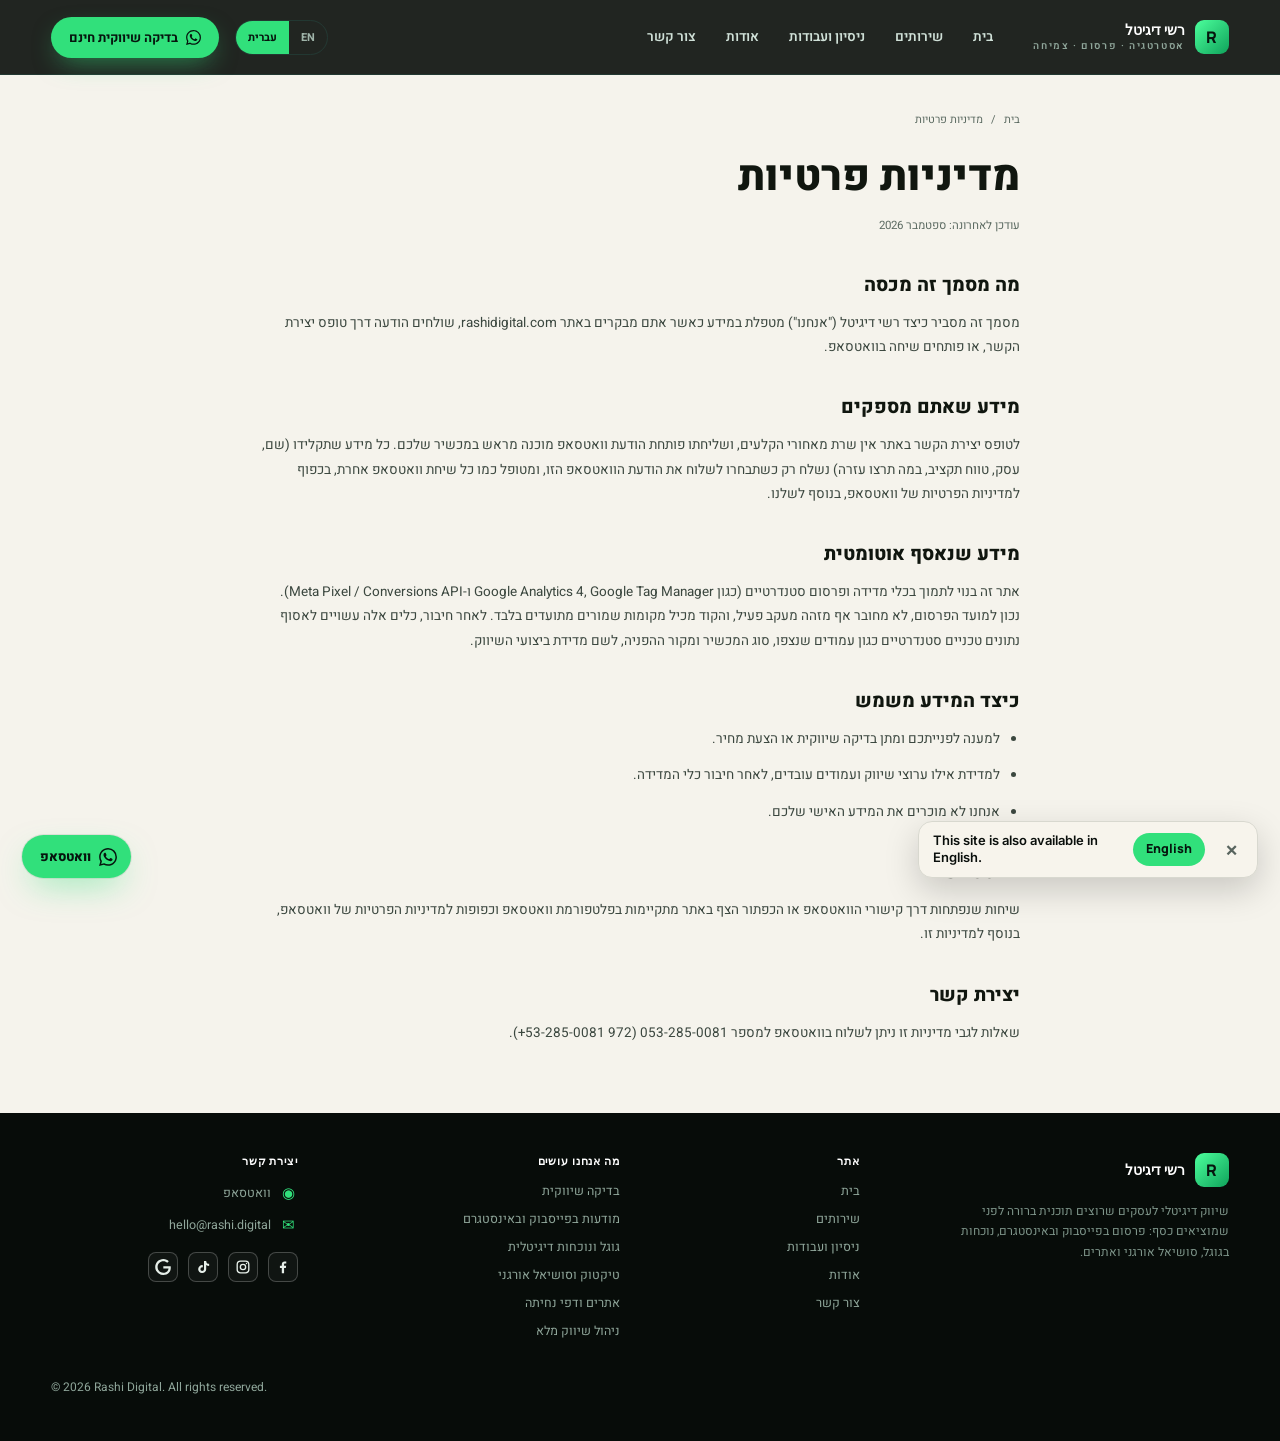
<file: he/privacy.html>
<!DOCTYPE html>

<html dir="rtl" lang="he">
<head>
<meta charset="utf-8"/>
<meta content="width=device-width,initial-scale=1" name="viewport"/>
<title>מדיניות פרטיות | רשי דיגיטל</title>
<meta content="כיצד רשי דיגיטל אוספת ומשתמשת במידע מהאתר ומיצירת קשר בטופס או בוואטסאפ." name="description"/>
<link href="https://rashi.digital/he/privacy.html" rel="canonical"/>
<link href="https://rashi.digital/privacy.html" hreflang="en" rel="alternate"/>
<link href="https://rashi.digital/he/privacy.html" hreflang="he" rel="alternate"/>
<link href="https://rashi.digital/privacy.html" hreflang="x-default" rel="alternate"/>
<meta content="website" property="og:type"/>
<meta content="רשי דיגיטל" property="og:site_name"/>
<meta content="מדיניות פרטיות | רשי דיגיטל" property="og:title"/>
<meta content="כיצד רשי דיגיטל אוספת ומשתמשת במידע מהאתר ומיצירת קשר בטופס או בוואטסאפ." property="og:description"/>
<meta content="https://rashi.digital/he/privacy.html" property="og:url"/>
<meta content="https://rashi.digital/assets/og/rashi-digital-share-he.jpg" property="og:image"/>
<meta content="https://rashi.digital/assets/og/rashi-digital-share-he.jpg" property="og:image:secure_url"/>
<meta content="image/jpeg" property="og:image:type"/>
<meta content="1200" property="og:image:width"/>
<meta content="630" property="og:image:height"/>
<meta content="רשי דיגיטל: אנחנו לא מתחילים מהפלטפורמה. אנחנו מתחילים מהעסק שלכם." property="og:image:alt"/>
<meta content="he_IL" property="og:locale"/>
<meta content="en_US" property="og:locale:alternate"/>
<meta content="summary_large_image" name="twitter:card"/>
<meta content="מדיניות פרטיות | רשי דיגיטל" name="twitter:title"/>
<meta content="כיצד רשי דיגיטל אוספת ומשתמשת במידע מהאתר ומיצירת קשר בטופס או בוואטסאפ." name="twitter:description"/>
<meta content="https://rashi.digital/assets/og/rashi-digital-share-he.jpg" name="twitter:image"/>
<meta content="רשי דיגיטל: אנחנו לא מתחילים מהפלטפורמה. אנחנו מתחילים מהעסק שלכם." name="twitter:image:alt"/>
<meta content="#0A0F0C" name="theme-color"/>
<link href="/favicon.ico" rel="icon" sizes="48x48"/>
<link href="/favicon.svg" rel="icon" type="image/svg+xml"/>
<link href="/apple-touch-icon.png" rel="apple-touch-icon"/>
<link href="/site.webmanifest" rel="manifest"/>
<link href="https://fonts.googleapis.com" rel="preconnect"/>
<link crossorigin="" href="https://fonts.gstatic.com" rel="preconnect"/>
<link href="https://images.pexels.com" rel="preconnect"/>
<link href="https://fonts.googleapis.com/css2?family=Manrope:wght@400;500;600;700;800&amp;family=Inter:wght@400;500;600&amp;family=Heebo:wght@400;500;600;700;800&amp;display=swap" rel="stylesheet"/>
<link href="../styles.css" rel="stylesheet"/>
<!-- Google tag (gtag.js) -->
<script async="" src="https://www.googletagmanager.com/gtag/js?id=G-HK1NQW55D6"></script>
<script>
  window.dataLayer = window.dataLayer || [];
  function gtag(){dataLayer.push(arguments);}
  gtag('js', new Date());
  gtag('config', 'G-HK1NQW55D6');
</script>
</head>
<body class="rtl">
<a class="skip-link" href="#main">דלג לתוכן</a>
<header class="site-header">
<div class="wrap nav">
<a aria-label="דף הבית של רשי דיגיטל" class="brand" href="index.html">
<span aria-hidden="true" class="brand-mark">R</span>
<span class="brand-word"><b>רשי דיגיטל</b><small>אסטרטגיה · פרסום · צמיחה</small></span>
</a>
<nav aria-label="ניווט ראשי" class="nav-links"><a href="index.html">בית</a><a href="services">שירותים</a><a href="work.html">ניסיון ועבודות</a><a href="about.html">אודות</a><a href="services#contact">צור קשר</a></nav>
<div class="nav-right">
<div aria-label="שפה" class="lang-switch" role="group"><a href="../privacy.html" hreflang="en" lang="en">EN</a><a aria-current="true" href="privacy.html" hreflang="he" lang="he">עברית</a></div>
<a class="btn btn-wa" data-audit-cta="" data-loc="header" href="https://wa.me/972532850081?text=%D7%94%D7%99%D7%99%20%D7%A8%D7%A9%D7%99%20%D7%93%D7%99%D7%92%D7%99%D7%98%D7%9C%2C%20%D7%90%D7%A9%D7%9E%D7%97%20%D7%9C%D7%91%D7%93%D7%99%D7%A7%D7%94%20%D7%A9%D7%99%D7%95%D7%95%D7%A7%D7%99%D7%AA%20%D7%97%D7%99%D7%A0%D7%9D%20%D7%9C%D7%A2%D7%A1%D7%A7%20%D7%A9%D7%9C%D7%99"><svg aria-hidden="true" class="wa-ico" fill="currentColor" viewbox="0 0 24 24"><path d="M17.472 14.382c-.297-.149-1.758-.867-2.03-.967-.273-.099-.471-.148-.67.15-.197.297-.767.966-.94 1.164-.173.199-.347.223-.644.075-.297-.15-1.255-.463-2.39-1.475-.883-.788-1.48-1.761-1.653-2.059-.173-.297-.018-.458.13-.606.134-.133.298-.347.446-.52.149-.174.198-.298.298-.497.099-.198.05-.371-.025-.52-.075-.149-.669-1.612-.916-2.207-.242-.579-.487-.5-.669-.51-.173-.008-.371-.01-.57-.01-.198 0-.52.074-.792.372-.272.297-1.04 1.016-1.04 2.479 0 1.462 1.065 2.875 1.213 3.074.149.198 2.096 3.2 5.077 4.487.709.306 1.262.489 1.694.625.712.227 1.36.195 1.871.118.571-.085 1.758-.719 2.006-1.413.248-.694.248-1.289.173-1.413-.074-.124-.272-.198-.57-.347m-5.421 7.403h-.004a9.87 9.87 0 0 1-5.031-1.378l-.361-.214-3.741.982.998-3.648-.235-.374a9.86 9.86 0 0 1-1.51-5.26c.001-5.45 4.436-9.884 9.888-9.884 2.64 0 5.122 1.03 6.988 2.898a9.825 9.825 0 0 1 2.893 6.994c-.003 5.45-4.437 9.884-9.885 9.884m8.413-18.297A11.815 11.815 0 0 0 12.05 0C5.495 0 .16 5.335.157 11.892c0 2.096.547 4.142 1.588 5.945L.057 24l6.305-1.654a11.882 11.882 0 0 0 5.683 1.448h.005c6.554 0 11.89-5.335 11.893-11.893a11.821 11.821 0 0 0-3.48-8.413Z"></path></svg>בדיקה שיווקית חינם</a>
<button aria-controls="mobileNav" aria-expanded="false" aria-label="פתיחת תפריט" class="nav-burger">☰</button>
</div>
</div>
<nav aria-label="ניווט נייד" class="mobile-nav" id="mobileNav"><a href="index.html">בית</a><a href="services">שירותים</a><a href="work.html">ניסיון ועבודות</a><a href="about.html">אודות</a><a href="services#contact">צור קשר</a></nav>
</header>
<main id="main">
<div class="wrap legal">
<div class="crumbs"><a href="index.html">בית</a><span>/</span><span>מדיניות פרטיות</span></div>
<h1>מדיניות פרטיות</h1>
<p class="updated">עודכן לאחרונה: ספטמבר 2026</p>
<h2>מה מסמך זה מכסה</h2>
<p>מסמך זה מסביר כיצד רשי דיגיטל ("אנחנו") מטפלת במידע כאשר אתם מבקרים באתר rashidigital.com, שולחים הודעה דרך טופס יצירת הקשר, או פותחים שיחה בוואטסאפ.</p>
<h2>מידע שאתם מספקים</h2>
<p>לטופס יצירת הקשר באתר אין שרת מאחורי הקלעים, ושליחתו פותחת הודעת וואטסאפ מוכנה מראש במכשיר שלכם. כל מידע שתקלידו (שם, עסק, טווח תקציב, במה תרצו עזרה) נשלח רק כשתבחרו לשלוח את הודעת הוואטסאפ הזו, ומטופל כמו כל שיחת וואטסאפ אחרת, בכפוף למדיניות הפרטיות של וואטסאפ, בנוסף לשלנו.</p>
<h2>מידע שנאסף אוטומטית</h2>
<p>אתר זה בנוי לתמוך בכלי מדידה ופרסום סטנדרטיים (כגון Google Analytics 4, Google Tag Manager ו-Meta Pixel / Conversions API). נכון למועד הפרסום, לא מחובר אף מזהה מעקב פעיל, והקוד מכיל מקומות שמורים מתועדים בלבד. לאחר חיבור, כלים אלה עשויים לאסוף נתונים טכניים סטנדרטיים כגון עמודים שנצפו, סוג המכשיר ומקור ההפניה, לשם מדידת ביצועי השיווק.</p>
<h2>כיצד המידע משמש</h2>
<ul>
<li>למענה לפנייתכם ומתן בדיקה שיווקית או הצעת מחיר.</li>
<li>למדידת אילו ערוצי שיווק ועמודים עובדים, לאחר חיבור כלי המדידה.</li>
<li>אנחנו לא מוכרים את המידע האישי שלכם.</li>
</ul>
<h2>וואטסאפ</h2>
<p>שיחות שנפתחות דרך קישורי הוואטסאפ או הכפתור הצף באתר מתקיימות בפלטפורמת וואטסאפ וכפופות למדיניות הפרטיות של וואטסאפ, בנוסף למדיניות זו.</p>
<h2>יצירת קשר</h2>
<p>שאלות לגבי מדיניות זו ניתן לשלוח בוואטסאפ למספר 053-285-0081 (972 53-285-0081+).</p>
</div>
</main>
<footer class="footer">
<div class="wrap footer-grid footer-grid-five">
<div class="footer-brand">
<span class="brand"><span aria-hidden="true" class="brand-mark">R</span><span class="brand-word"><b style="color:#fff">רשי דיגיטל</b></span></span>
<p>שיווק דיגיטלי לעסקים שרוצים תוכנית ברורה לפני שמוציאים כסף: פרסום בפייסבוק ובאינסטגרם, נוכחות בגוגל, סושיאל אורגני ואתרים.</p>
</div>
<div class="footer-col"><h2 class="h5">אתר</h2><a href="index.html">בית</a><a href="services">שירותים</a><a href="work.html">ניסיון ועבודות</a><a href="about.html">אודות</a><a href="services#contact">צור קשר</a></div>
<div class="footer-col"><h2 class="h5">מה אנחנו עושים</h2><a data-service="review" href="services#review">בדיקה שיווקית</a><a data-service="paid" href="services#paid">מודעות בפייסבוק ובאינסטגרם</a><a data-service="google" href="services#google">גוגל ונוכחות דיגיטלית</a><a data-service="organic" href="services#organic">טיקטוק וסושיאל אורגני</a><a data-service="websites" href="services#websites">אתרים ודפי נחיתה</a><a data-service="full" href="services#full">ניהול שיווק מלא</a></div>
<div class="footer-col footer-contact"><h2 class="h5">יצירת קשר</h2><a data-loc="footer" href="https://wa.me/972532850081"><span aria-hidden="true" class="footer-ico">◉</span>וואטסאפ</a><a href="https://mail.google.com/mail/?view=cm&amp;fs=1&amp;to=hello@rashi.digital" rel="noopener" target="_blank"><span aria-hidden="true" class="footer-ico">✉</span><bdi dir="ltr">hello@rashi.digital</bdi></a><div class="footer-social-row"><a aria-label="Facebook" href="https://www.facebook.com/rashi.digital/" rel="noopener noreferrer" target="_blank"><span aria-hidden="true" class="social-ico fb"><svg fill="currentColor" focusable="false" height="20" viewbox="0 0 24 24" width="20"><path d="M13.6 21.5v-8h2.7l.4-3.2h-3.1V8.3c0-.9.3-1.6 1.6-1.6h1.7V3.9c-.3 0-1.3-.1-2.5-.1-2.5 0-4.2 1.5-4.2 4.3v2.2H7.4v3.2h2.8v8z"></path></svg></span></a><a aria-label="Instagram" href="https://www.instagram.com/rashi.digital_/" rel="noopener noreferrer" target="_blank"><span aria-hidden="true" class="social-ico ig"><svg fill="none" focusable="false" height="20" stroke="currentColor" stroke-width="2" viewbox="0 0 24 24" width="20"><rect height="17.4" rx="5" width="17.4" x="3.3" y="3.3"></rect><circle cx="12" cy="12" r="4"></circle><circle cx="17.3" cy="6.7" fill="currentColor" r="1.1" stroke="none"></circle></svg></span></a><a aria-label="TikTok" href="https://www.tiktok.com/@rashi.digital" rel="noopener noreferrer" target="_blank"><span aria-hidden="true" class="social-ico tk"><svg fill="currentColor" focusable="false" height="20" viewbox="0 0 24 24" width="20"><path d="M16.8 3h-3.3v12.2a2.7 2.7 0 1 1-2.7-2.7c.3 0 .6 0 .9.1V9.2a6 6 0 1 0 5.1 6V9.1a7.6 7.6 0 0 0 4.4 1.4V7.3a4.4 4.4 0 0 1-4.4-4.3z"></path></svg></span></a><a aria-label="רשי דיגיטל בגוגל" href="https://share.google/ukfDDhGRr8fa9tw5H" rel="noopener noreferrer" target="_blank" title="רשי דיגיטל בגוגל"><span aria-hidden="true" class="social-ico gg"><svg fill="currentColor" focusable="false" height="20" viewbox="0 0 24 24" width="20"><path d="M12.48 10.92v3.28h7.84c-.24 1.84-.853 3.187-1.787 4.133-1.147 1.147-2.933 2.4-6.053 2.4-4.827 0-8.6-3.893-8.6-8.72s3.773-8.72 8.6-8.72c2.6 0 4.507 1.027 5.907 2.347l2.307-2.307C18.747 1.44 16.133 0 12.48 0 5.867 0 .307 5.387.307 12s5.56 12 12.173 12c3.573 0 6.267-1.173 8.373-3.36 2.16-2.16 2.84-5.213 2.84-7.667 0-.76-.053-1.467-.173-2.053H12.48z"></path></svg></span></a></div></div>

</div>
<div class="wrap"><p class="footer-copyright" dir="ltr">© 2026 Rashi Digital. All rights reserved.</p></div>
</footer>
<div class="sticky-cta">
<span>בדיקה שיווקית חינם<small>מענה בוואטסאפ, בעברית או באנגלית</small></span>
<a class="btn btn-wa" data-audit-cta="" data-loc="sticky" href="https://wa.me/972532850081?text=%D7%94%D7%99%D7%99%20%D7%A8%D7%A9%D7%99%20%D7%93%D7%99%D7%92%D7%99%D7%98%D7%9C%2C%20%D7%90%D7%A9%D7%9E%D7%97%20%D7%9C%D7%91%D7%93%D7%99%D7%A7%D7%94%20%D7%A9%D7%99%D7%95%D7%95%D7%A7%D7%99%D7%AA%20%D7%97%D7%99%D7%A0%D7%9D%20%D7%9C%D7%A2%D7%A1%D7%A7%20%D7%A9%D7%9C%D7%99"><svg aria-hidden="true" class="wa-ico" fill="currentColor" viewbox="0 0 24 24"><path d="M17.472 14.382c-.297-.149-1.758-.867-2.03-.967-.273-.099-.471-.148-.67.15-.197.297-.767.966-.94 1.164-.173.199-.347.223-.644.075-.297-.15-1.255-.463-2.39-1.475-.883-.788-1.48-1.761-1.653-2.059-.173-.297-.018-.458.13-.606.134-.133.298-.347.446-.52.149-.174.198-.298.298-.497.099-.198.05-.371-.025-.52-.075-.149-.669-1.612-.916-2.207-.242-.579-.487-.5-.669-.51-.173-.008-.371-.01-.57-.01-.198 0-.52.074-.792.372-.272.297-1.04 1.016-1.04 2.479 0 1.462 1.065 2.875 1.213 3.074.149.198 2.096 3.2 5.077 4.487.709.306 1.262.489 1.694.625.712.227 1.36.195 1.871.118.571-.085 1.758-.719 2.006-1.413.248-.694.248-1.289.173-1.413-.074-.124-.272-.198-.57-.347m-5.421 7.403h-.004a9.87 9.87 0 0 1-5.031-1.378l-.361-.214-3.741.982.998-3.648-.235-.374a9.86 9.86 0 0 1-1.51-5.26c.001-5.45 4.436-9.884 9.888-9.884 2.64 0 5.122 1.03 6.988 2.898a9.825 9.825 0 0 1 2.893 6.994c-.003 5.45-4.437 9.884-9.885 9.884m8.413-18.297A11.815 11.815 0 0 0 12.05 0C5.495 0 .16 5.335.157 11.892c0 2.096.547 4.142 1.588 5.945L.057 24l6.305-1.654a11.882 11.882 0 0 0 5.683 1.448h.005c6.554 0 11.89-5.335 11.893-11.893a11.821 11.821 0 0 0-3.48-8.413Z"></path></svg>וואטסאפ</a>
</div>
<div class="float-wa">
<div aria-label="וואטסאפ" class="float-wa-pop" id="waPop" role="dialog">
<button aria-label="סגירה" class="close" data-wa-close="" type="button">×</button>
<b>לא בטוחים מאיפה להתחיל?</b>
<p>ספרו לי מה אתם מוכרים ומה אתם עושים היום. אגיד לכם איפה הייתי מסתכל קודם.</p>
<a class="btn btn-wa" data-audit-cta="" data-loc="float" href="https://wa.me/972532850081?text=%D7%94%D7%99%D7%99%20%D7%A8%D7%A9%D7%99%20%D7%93%D7%99%D7%92%D7%99%D7%98%D7%9C%2C%20%D7%90%D7%A9%D7%9E%D7%97%20%D7%9C%D7%91%D7%93%D7%99%D7%A7%D7%94%20%D7%A9%D7%99%D7%95%D7%95%D7%A7%D7%99%D7%AA%20%D7%97%D7%99%D7%A0%D7%9D%20%D7%9C%D7%A2%D7%A1%D7%A7%20%D7%A9%D7%9C%D7%99" style="width:100%;justify-content:center"><svg aria-hidden="true" class="wa-ico" fill="currentColor" viewbox="0 0 24 24"><path d="M17.472 14.382c-.297-.149-1.758-.867-2.03-.967-.273-.099-.471-.148-.67.15-.197.297-.767.966-.94 1.164-.173.199-.347.223-.644.075-.297-.15-1.255-.463-2.39-1.475-.883-.788-1.48-1.761-1.653-2.059-.173-.297-.018-.458.13-.606.134-.133.298-.347.446-.52.149-.174.198-.298.298-.497.099-.198.05-.371-.025-.52-.075-.149-.669-1.612-.916-2.207-.242-.579-.487-.5-.669-.51-.173-.008-.371-.01-.57-.01-.198 0-.52.074-.792.372-.272.297-1.04 1.016-1.04 2.479 0 1.462 1.065 2.875 1.213 3.074.149.198 2.096 3.2 5.077 4.487.709.306 1.262.489 1.694.625.712.227 1.36.195 1.871.118.571-.085 1.758-.719 2.006-1.413.248-.694.248-1.289.173-1.413-.074-.124-.272-.198-.57-.347m-5.421 7.403h-.004a9.87 9.87 0 0 1-5.031-1.378l-.361-.214-3.741.982.998-3.648-.235-.374a9.86 9.86 0 0 1-1.51-5.26c.001-5.45 4.436-9.884 9.888-9.884 2.64 0 5.122 1.03 6.988 2.898a9.825 9.825 0 0 1 2.893 6.994c-.003 5.45-4.437 9.884-9.885 9.884m8.413-18.297A11.815 11.815 0 0 0 12.05 0C5.495 0 .16 5.335.157 11.892c0 2.096.547 4.142 1.588 5.945L.057 24l6.305-1.654a11.882 11.882 0 0 0 5.683 1.448h.005c6.554 0 11.89-5.335 11.893-11.893a11.821 11.821 0 0 0-3.48-8.413Z"></path></svg>להתחיל בוואטסאפ</a>
</div>
<button aria-controls="waPop" aria-expanded="false" aria-label="פתיחת אפשרויות יצירת קשר בוואטסאפ" class="float-wa-btn" data-wa-toggle="" type="button"><svg aria-hidden="true" class="wa-ico" fill="currentColor" viewbox="0 0 24 24"><path d="M17.472 14.382c-.297-.149-1.758-.867-2.03-.967-.273-.099-.471-.148-.67.15-.197.297-.767.966-.94 1.164-.173.199-.347.223-.644.075-.297-.15-1.255-.463-2.39-1.475-.883-.788-1.48-1.761-1.653-2.059-.173-.297-.018-.458.13-.606.134-.133.298-.347.446-.52.149-.174.198-.298.298-.497.099-.198.05-.371-.025-.52-.075-.149-.669-1.612-.916-2.207-.242-.579-.487-.5-.669-.51-.173-.008-.371-.01-.57-.01-.198 0-.52.074-.792.372-.272.297-1.04 1.016-1.04 2.479 0 1.462 1.065 2.875 1.213 3.074.149.198 2.096 3.2 5.077 4.487.709.306 1.262.489 1.694.625.712.227 1.36.195 1.871.118.571-.085 1.758-.719 2.006-1.413.248-.694.248-1.289.173-1.413-.074-.124-.272-.198-.57-.347m-5.421 7.403h-.004a9.87 9.87 0 0 1-5.031-1.378l-.361-.214-3.741.982.998-3.648-.235-.374a9.86 9.86 0 0 1-1.51-5.26c.001-5.45 4.436-9.884 9.888-9.884 2.64 0 5.122 1.03 6.988 2.898a9.825 9.825 0 0 1 2.893 6.994c-.003 5.45-4.437 9.884-9.885 9.884m8.413-18.297A11.815 11.815 0 0 0 12.05 0C5.495 0 .16 5.335.157 11.892c0 2.096.547 4.142 1.588 5.945L.057 24l6.305-1.654a11.882 11.882 0 0 0 5.683 1.448h.005c6.554 0 11.89-5.335 11.893-11.893a11.821 11.821 0 0 0-3.48-8.413Z"></path></svg><span>וואטסאפ</span></button>
</div>
<script defer="" src="../app.js"></script>
</body>
</html>
</file>
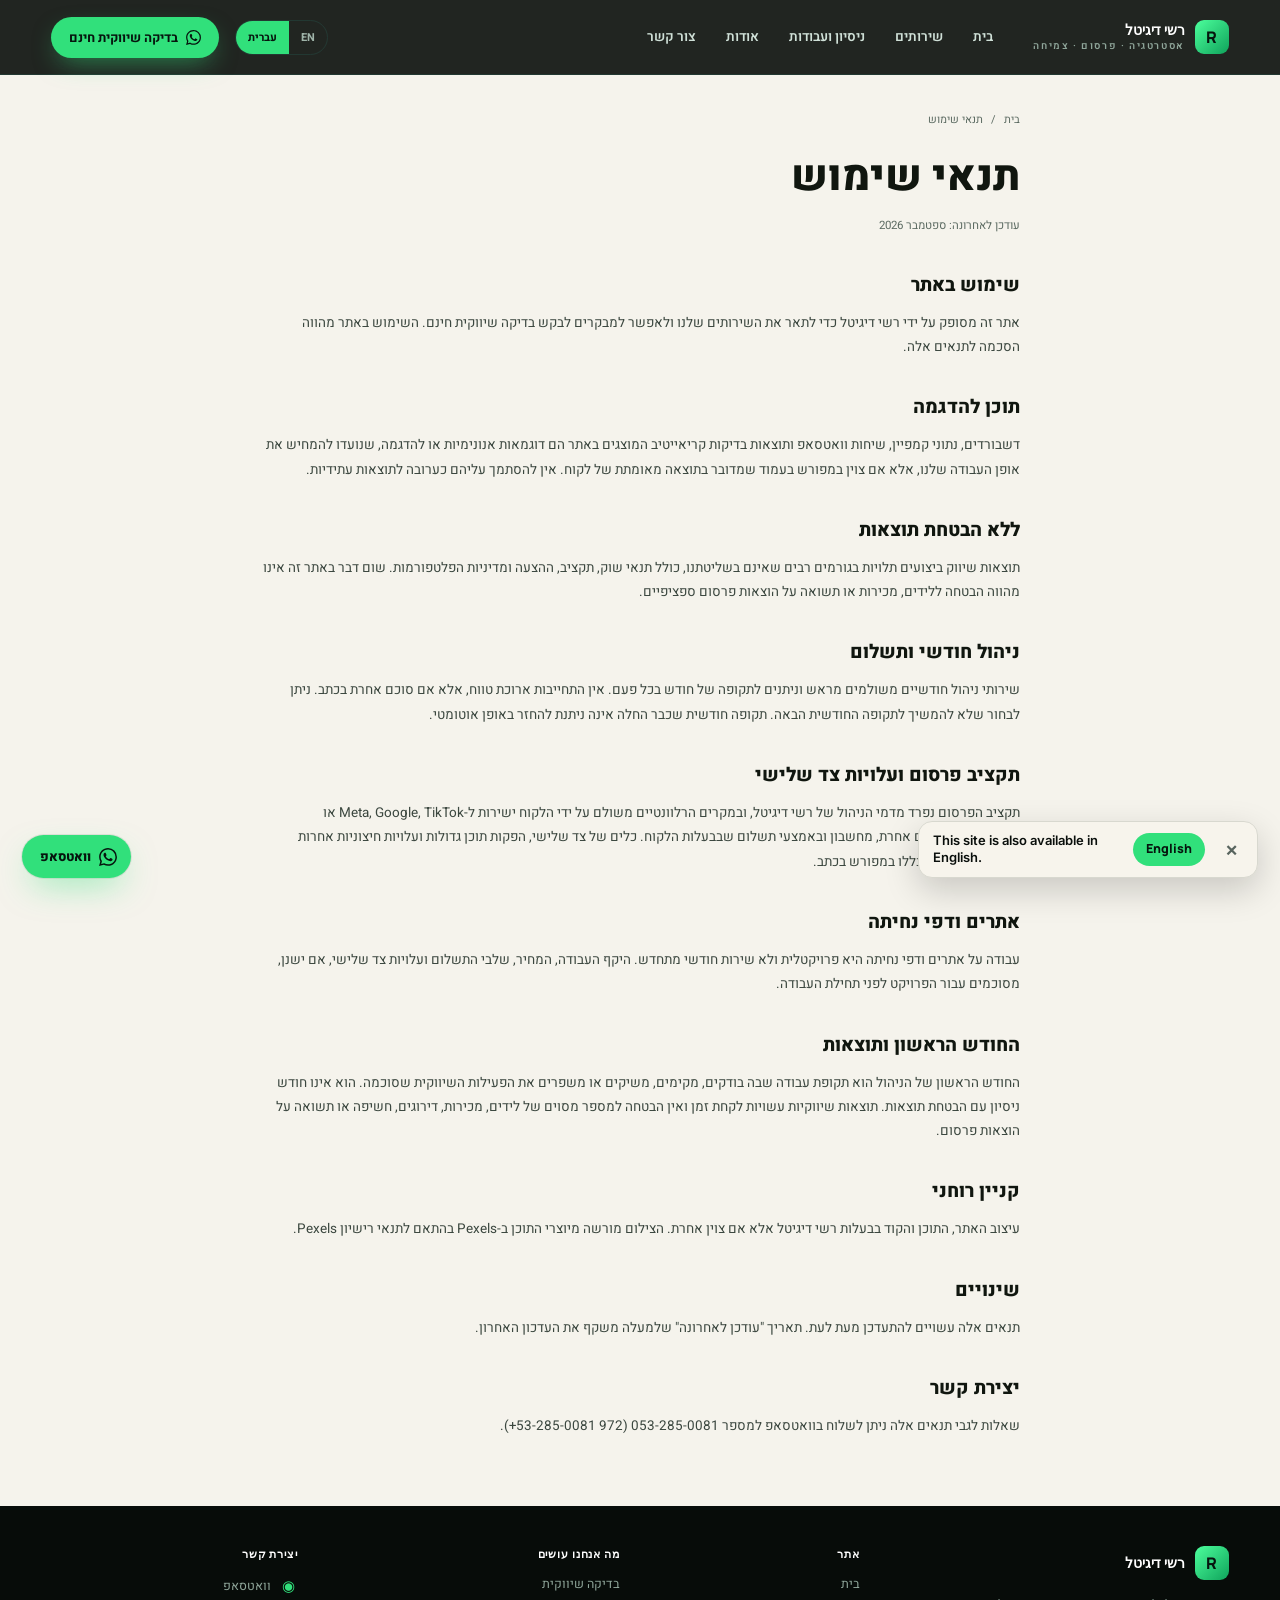
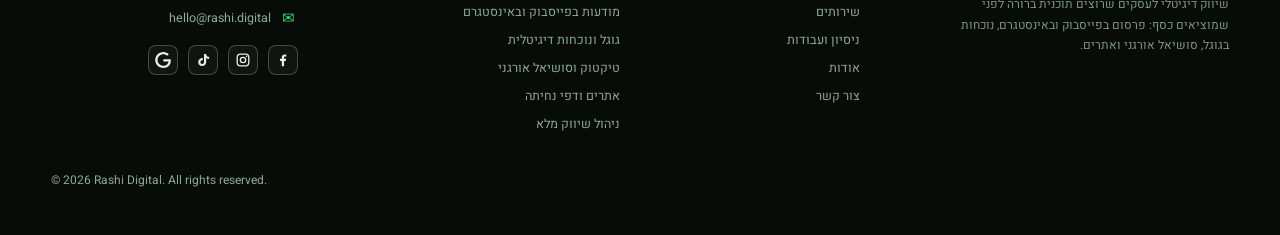
<file: he/terms.html>
<!DOCTYPE html>

<html dir="rtl" lang="he">
<head>
<meta charset="utf-8"/>
<meta content="width=device-width,initial-scale=1" name="viewport"/>
<title>תנאי שימוש | רשי דיגיטל</title>
<meta content="תנאי השימוש באתר רשי דיגיטל: ניהול חודשי ותשלום, תקציב פרסום, פרויקטים של אתרים, תוכן להדגמה ולמה אין הבטחה לתוצאות." name="description"/>
<link href="https://rashi.digital/he/terms.html" rel="canonical"/>
<link href="https://rashi.digital/terms.html" hreflang="en" rel="alternate"/>
<link href="https://rashi.digital/he/terms.html" hreflang="he" rel="alternate"/>
<link href="https://rashi.digital/terms.html" hreflang="x-default" rel="alternate"/>
<meta content="website" property="og:type"/>
<meta content="רשי דיגיטל" property="og:site_name"/>
<meta content="תנאי שימוש | רשי דיגיטל" property="og:title"/>
<meta content="תנאי השימוש באתר רשי דיגיטל." property="og:description"/>
<meta content="https://rashi.digital/he/terms.html" property="og:url"/>
<meta content="https://rashi.digital/assets/og/rashi-digital-share-he.jpg" property="og:image"/>
<meta content="https://rashi.digital/assets/og/rashi-digital-share-he.jpg" property="og:image:secure_url"/>
<meta content="image/jpeg" property="og:image:type"/>
<meta content="1200" property="og:image:width"/>
<meta content="630" property="og:image:height"/>
<meta content="רשי דיגיטל: אנחנו לא מתחילים מהפלטפורמה. אנחנו מתחילים מהעסק שלכם." property="og:image:alt"/>
<meta content="he_IL" property="og:locale"/>
<meta content="en_US" property="og:locale:alternate"/>
<meta content="summary_large_image" name="twitter:card"/>
<meta content="תנאי שימוש | רשי דיגיטל" name="twitter:title"/>
<meta content="תנאי השימוש באתר רשי דיגיטל." name="twitter:description"/>
<meta content="https://rashi.digital/assets/og/rashi-digital-share-he.jpg" name="twitter:image"/>
<meta content="רשי דיגיטל: אנחנו לא מתחילים מהפלטפורמה. אנחנו מתחילים מהעסק שלכם." name="twitter:image:alt"/>
<meta content="#0A0F0C" name="theme-color"/>
<link href="/favicon.ico" rel="icon" sizes="48x48"/>
<link href="/favicon.svg" rel="icon" type="image/svg+xml"/>
<link href="/apple-touch-icon.png" rel="apple-touch-icon"/>
<link href="/site.webmanifest" rel="manifest"/>
<link href="https://fonts.googleapis.com" rel="preconnect"/>
<link crossorigin="" href="https://fonts.gstatic.com" rel="preconnect"/>
<link href="https://images.pexels.com" rel="preconnect"/>
<link href="https://fonts.googleapis.com/css2?family=Manrope:wght@400;500;600;700;800&amp;family=Inter:wght@400;500;600&amp;family=Heebo:wght@400;500;600;700;800&amp;display=swap" rel="stylesheet"/>
<link href="../styles.css" rel="stylesheet"/>
<!-- Google tag (gtag.js) -->
<script async="" src="https://www.googletagmanager.com/gtag/js?id=G-HK1NQW55D6"></script>
<script>
  window.dataLayer = window.dataLayer || [];
  function gtag(){dataLayer.push(arguments);}
  gtag('js', new Date());
  gtag('config', 'G-HK1NQW55D6');
</script>
</head>
<body class="rtl">
<a class="skip-link" href="#main">דלג לתוכן</a>
<header class="site-header">
<div class="wrap nav">
<a aria-label="דף הבית של רשי דיגיטל" class="brand" href="index.html">
<span aria-hidden="true" class="brand-mark">R</span>
<span class="brand-word"><b>רשי דיגיטל</b><small>אסטרטגיה · פרסום · צמיחה</small></span>
</a>
<nav aria-label="ניווט ראשי" class="nav-links"><a href="index.html">בית</a><a href="services">שירותים</a><a href="work.html">ניסיון ועבודות</a><a href="about.html">אודות</a><a href="services#contact">צור קשר</a></nav>
<div class="nav-right">
<div aria-label="שפה" class="lang-switch" role="group"><a href="../terms.html" hreflang="en" lang="en">EN</a><a aria-current="true" href="terms.html" hreflang="he" lang="he">עברית</a></div>
<a class="btn btn-wa" data-audit-cta="" data-loc="header" href="https://wa.me/972532850081?text=%D7%94%D7%99%D7%99%20%D7%A8%D7%A9%D7%99%20%D7%93%D7%99%D7%92%D7%99%D7%98%D7%9C%2C%20%D7%90%D7%A9%D7%9E%D7%97%20%D7%9C%D7%91%D7%93%D7%99%D7%A7%D7%94%20%D7%A9%D7%99%D7%95%D7%95%D7%A7%D7%99%D7%AA%20%D7%97%D7%99%D7%A0%D7%9D%20%D7%9C%D7%A2%D7%A1%D7%A7%20%D7%A9%D7%9C%D7%99"><svg aria-hidden="true" class="wa-ico" fill="currentColor" viewbox="0 0 24 24"><path d="M17.472 14.382c-.297-.149-1.758-.867-2.03-.967-.273-.099-.471-.148-.67.15-.197.297-.767.966-.94 1.164-.173.199-.347.223-.644.075-.297-.15-1.255-.463-2.39-1.475-.883-.788-1.48-1.761-1.653-2.059-.173-.297-.018-.458.13-.606.134-.133.298-.347.446-.52.149-.174.198-.298.298-.497.099-.198.05-.371-.025-.52-.075-.149-.669-1.612-.916-2.207-.242-.579-.487-.5-.669-.51-.173-.008-.371-.01-.57-.01-.198 0-.52.074-.792.372-.272.297-1.04 1.016-1.04 2.479 0 1.462 1.065 2.875 1.213 3.074.149.198 2.096 3.2 5.077 4.487.709.306 1.262.489 1.694.625.712.227 1.36.195 1.871.118.571-.085 1.758-.719 2.006-1.413.248-.694.248-1.289.173-1.413-.074-.124-.272-.198-.57-.347m-5.421 7.403h-.004a9.87 9.87 0 0 1-5.031-1.378l-.361-.214-3.741.982.998-3.648-.235-.374a9.86 9.86 0 0 1-1.51-5.26c.001-5.45 4.436-9.884 9.888-9.884 2.64 0 5.122 1.03 6.988 2.898a9.825 9.825 0 0 1 2.893 6.994c-.003 5.45-4.437 9.884-9.885 9.884m8.413-18.297A11.815 11.815 0 0 0 12.05 0C5.495 0 .16 5.335.157 11.892c0 2.096.547 4.142 1.588 5.945L.057 24l6.305-1.654a11.882 11.882 0 0 0 5.683 1.448h.005c6.554 0 11.89-5.335 11.893-11.893a11.821 11.821 0 0 0-3.48-8.413Z"></path></svg>בדיקה שיווקית חינם</a>
<button aria-controls="mobileNav" aria-expanded="false" aria-label="פתיחת תפריט" class="nav-burger">☰</button>
</div>
</div>
<nav aria-label="ניווט נייד" class="mobile-nav" id="mobileNav"><a href="index.html">בית</a><a href="services">שירותים</a><a href="work.html">ניסיון ועבודות</a><a href="about.html">אודות</a><a href="services#contact">צור קשר</a></nav>
</header>
<main id="main">
<div class="wrap legal">
<div class="crumbs"><a href="index.html">בית</a><span>/</span><span>תנאי שימוש</span></div>
<h1>תנאי שימוש</h1>
<p class="updated">עודכן לאחרונה: ספטמבר 2026</p>
<h2>שימוש באתר</h2>
<p>אתר זה מסופק על ידי רשי דיגיטל כדי לתאר את השירותים שלנו ולאפשר למבקרים לבקש בדיקה שיווקית חינם. השימוש באתר מהווה הסכמה לתנאים אלה.</p>
<h2>תוכן להדגמה</h2>
<p>דשבורדים, נתוני קמפיין, שיחות וואטסאפ ותוצאות בדיקות קריאייטיב המוצגים באתר הם דוגמאות אנונימיות או להדגמה, שנועדו להמחיש את אופן העבודה שלנו, אלא אם צוין במפורש בעמוד שמדובר בתוצאה מאומתת של לקוח. אין להסתמך עליהם כערובה לתוצאות עתידיות.</p>
<h2>ללא הבטחת תוצאות</h2>
<p>תוצאות שיווק ביצועים תלויות בגורמים רבים שאינם בשליטתנו, כולל תנאי שוק, תקציב, ההצעה ומדיניות הפלטפורמות. שום דבר באתר זה אינו מהווה הבטחה ללידים, מכירות או תשואה על הוצאות פרסום ספציפיים.</p>
<h2>ניהול חודשי ותשלום</h2>
<p>שירותי ניהול חודשיים משולמים מראש וניתנים לתקופה של חודש בכל פעם. אין התחייבות ארוכת טווח, אלא אם סוכם אחרת בכתב. ניתן לבחור שלא להמשיך לתקופה החודשית הבאה. תקופה חודשית שכבר החלה אינה ניתנת להחזר באופן אוטומטי.</p>
<h2>תקציב פרסום ועלויות צד שלישי</h2>
<p>תקציב הפרסום נפרד מדמי הניהול של רשי דיגיטל, ובמקרים הרלוונטיים משולם על ידי הלקוח ישירות ל-Meta, Google, TikTok או לפלטפורמת פרסום אחרת, מחשבון ובאמצעי תשלום שבבעלות הלקוח. כלים של צד שלישי, הפקות תוכן גדולות ועלויות חיצוניות אחרות נפרדים אלא אם נכללו במפורש בכתב.</p>
<h2>אתרים ודפי נחיתה</h2>
<p>עבודה על אתרים ודפי נחיתה היא פרויקטלית ולא שירות חודשי מתחדש. היקף העבודה, המחיר, שלבי התשלום ועלויות צד שלישי, אם ישנן, מסוכמים עבור הפרויקט לפני תחילת העבודה.</p>
<h2>החודש הראשון ותוצאות</h2>
<p>החודש הראשון של הניהול הוא תקופת עבודה שבה בודקים, מקימים, משיקים או משפרים את הפעילות השיווקית שסוכמה. הוא אינו חודש ניסיון עם הבטחת תוצאות. תוצאות שיווקיות עשויות לקחת זמן ואין הבטחה למספר מסוים של לידים, מכירות, דירוגים, חשיפה או תשואה על הוצאות פרסום.</p>
<h2>קניין רוחני</h2>
<p>עיצוב האתר, התוכן והקוד בבעלות רשי דיגיטל אלא אם צוין אחרת. הצילום מורשה מיוצרי התוכן ב-Pexels בהתאם לתנאי רישיון Pexels.</p>
<h2>שינויים</h2>
<p>תנאים אלה עשויים להתעדכן מעת לעת. תאריך "עודכן לאחרונה" שלמעלה משקף את העדכון האחרון.</p>
<h2>יצירת קשר</h2>
<p>שאלות לגבי תנאים אלה ניתן לשלוח בוואטסאפ למספר 053-285-0081 (972 53-285-0081+).</p>
</div>
</main>
<footer class="footer">
<div class="wrap footer-grid footer-grid-five">
<div class="footer-brand">
<span class="brand"><span aria-hidden="true" class="brand-mark">R</span><span class="brand-word"><b style="color:#fff">רשי דיגיטל</b></span></span>
<p>שיווק דיגיטלי לעסקים שרוצים תוכנית ברורה לפני שמוציאים כסף: פרסום בפייסבוק ובאינסטגרם, נוכחות בגוגל, סושיאל אורגני ואתרים.</p>
</div>
<div class="footer-col"><h2 class="h5">אתר</h2><a href="index.html">בית</a><a href="services">שירותים</a><a href="work.html">ניסיון ועבודות</a><a href="about.html">אודות</a><a href="services#contact">צור קשר</a></div>
<div class="footer-col"><h2 class="h5">מה אנחנו עושים</h2><a data-service="review" href="services#review">בדיקה שיווקית</a><a data-service="paid" href="services#paid">מודעות בפייסבוק ובאינסטגרם</a><a data-service="google" href="services#google">גוגל ונוכחות דיגיטלית</a><a data-service="organic" href="services#organic">טיקטוק וסושיאל אורגני</a><a data-service="websites" href="services#websites">אתרים ודפי נחיתה</a><a data-service="full" href="services#full">ניהול שיווק מלא</a></div>
<div class="footer-col footer-contact"><h2 class="h5">יצירת קשר</h2><a data-loc="footer" href="https://wa.me/972532850081"><span aria-hidden="true" class="footer-ico">◉</span>וואטסאפ</a><a href="https://mail.google.com/mail/?view=cm&amp;fs=1&amp;to=hello@rashi.digital" rel="noopener" target="_blank"><span aria-hidden="true" class="footer-ico">✉</span><bdi dir="ltr">hello@rashi.digital</bdi></a><div class="footer-social-row"><a aria-label="Facebook" href="https://www.facebook.com/rashi.digital/" rel="noopener noreferrer" target="_blank"><span aria-hidden="true" class="social-ico fb"><svg fill="currentColor" focusable="false" height="20" viewbox="0 0 24 24" width="20"><path d="M13.6 21.5v-8h2.7l.4-3.2h-3.1V8.3c0-.9.3-1.6 1.6-1.6h1.7V3.9c-.3 0-1.3-.1-2.5-.1-2.5 0-4.2 1.5-4.2 4.3v2.2H7.4v3.2h2.8v8z"></path></svg></span></a><a aria-label="Instagram" href="https://www.instagram.com/rashi.digital_/" rel="noopener noreferrer" target="_blank"><span aria-hidden="true" class="social-ico ig"><svg fill="none" focusable="false" height="20" stroke="currentColor" stroke-width="2" viewbox="0 0 24 24" width="20"><rect height="17.4" rx="5" width="17.4" x="3.3" y="3.3"></rect><circle cx="12" cy="12" r="4"></circle><circle cx="17.3" cy="6.7" fill="currentColor" r="1.1" stroke="none"></circle></svg></span></a><a aria-label="TikTok" href="https://www.tiktok.com/@rashi.digital" rel="noopener noreferrer" target="_blank"><span aria-hidden="true" class="social-ico tk"><svg fill="currentColor" focusable="false" height="20" viewbox="0 0 24 24" width="20"><path d="M16.8 3h-3.3v12.2a2.7 2.7 0 1 1-2.7-2.7c.3 0 .6 0 .9.1V9.2a6 6 0 1 0 5.1 6V9.1a7.6 7.6 0 0 0 4.4 1.4V7.3a4.4 4.4 0 0 1-4.4-4.3z"></path></svg></span></a><a aria-label="רשי דיגיטל בגוגל" href="https://share.google/ukfDDhGRr8fa9tw5H" rel="noopener noreferrer" target="_blank" title="רשי דיגיטל בגוגל"><span aria-hidden="true" class="social-ico gg"><svg fill="currentColor" focusable="false" height="20" viewbox="0 0 24 24" width="20"><path d="M12.48 10.92v3.28h7.84c-.24 1.84-.853 3.187-1.787 4.133-1.147 1.147-2.933 2.4-6.053 2.4-4.827 0-8.6-3.893-8.6-8.72s3.773-8.72 8.6-8.72c2.6 0 4.507 1.027 5.907 2.347l2.307-2.307C18.747 1.44 16.133 0 12.48 0 5.867 0 .307 5.387.307 12s5.56 12 12.173 12c3.573 0 6.267-1.173 8.373-3.36 2.16-2.16 2.84-5.213 2.84-7.667 0-.76-.053-1.467-.173-2.053H12.48z"></path></svg></span></a></div></div>

</div>
<div class="wrap"><p class="footer-copyright" dir="ltr">© 2026 Rashi Digital. All rights reserved.</p></div>
</footer>
<div class="sticky-cta">
<span>בדיקה שיווקית חינם<small>מענה בוואטסאפ, בעברית או באנגלית</small></span>
<a class="btn btn-wa" data-audit-cta="" data-loc="sticky" href="https://wa.me/972532850081?text=%D7%94%D7%99%D7%99%20%D7%A8%D7%A9%D7%99%20%D7%93%D7%99%D7%92%D7%99%D7%98%D7%9C%2C%20%D7%90%D7%A9%D7%9E%D7%97%20%D7%9C%D7%91%D7%93%D7%99%D7%A7%D7%94%20%D7%A9%D7%99%D7%95%D7%95%D7%A7%D7%99%D7%AA%20%D7%97%D7%99%D7%A0%D7%9D%20%D7%9C%D7%A2%D7%A1%D7%A7%20%D7%A9%D7%9C%D7%99"><svg aria-hidden="true" class="wa-ico" fill="currentColor" viewbox="0 0 24 24"><path d="M17.472 14.382c-.297-.149-1.758-.867-2.03-.967-.273-.099-.471-.148-.67.15-.197.297-.767.966-.94 1.164-.173.199-.347.223-.644.075-.297-.15-1.255-.463-2.39-1.475-.883-.788-1.48-1.761-1.653-2.059-.173-.297-.018-.458.13-.606.134-.133.298-.347.446-.52.149-.174.198-.298.298-.497.099-.198.05-.371-.025-.52-.075-.149-.669-1.612-.916-2.207-.242-.579-.487-.5-.669-.51-.173-.008-.371-.01-.57-.01-.198 0-.52.074-.792.372-.272.297-1.04 1.016-1.04 2.479 0 1.462 1.065 2.875 1.213 3.074.149.198 2.096 3.2 5.077 4.487.709.306 1.262.489 1.694.625.712.227 1.36.195 1.871.118.571-.085 1.758-.719 2.006-1.413.248-.694.248-1.289.173-1.413-.074-.124-.272-.198-.57-.347m-5.421 7.403h-.004a9.87 9.87 0 0 1-5.031-1.378l-.361-.214-3.741.982.998-3.648-.235-.374a9.86 9.86 0 0 1-1.51-5.26c.001-5.45 4.436-9.884 9.888-9.884 2.64 0 5.122 1.03 6.988 2.898a9.825 9.825 0 0 1 2.893 6.994c-.003 5.45-4.437 9.884-9.885 9.884m8.413-18.297A11.815 11.815 0 0 0 12.05 0C5.495 0 .16 5.335.157 11.892c0 2.096.547 4.142 1.588 5.945L.057 24l6.305-1.654a11.882 11.882 0 0 0 5.683 1.448h.005c6.554 0 11.89-5.335 11.893-11.893a11.821 11.821 0 0 0-3.48-8.413Z"></path></svg>וואטסאפ</a>
</div>
<div class="float-wa">
<div aria-label="וואטסאפ" class="float-wa-pop" id="waPop" role="dialog">
<button aria-label="סגירה" class="close" data-wa-close="" type="button">×</button>
<b>לא בטוחים מאיפה להתחיל?</b>
<p>ספרו לי מה אתם מוכרים ומה אתם עושים היום. אגיד לכם איפה הייתי מסתכל קודם.</p>
<a class="btn btn-wa" data-audit-cta="" data-loc="float" href="https://wa.me/972532850081?text=%D7%94%D7%99%D7%99%20%D7%A8%D7%A9%D7%99%20%D7%93%D7%99%D7%92%D7%99%D7%98%D7%9C%2C%20%D7%90%D7%A9%D7%9E%D7%97%20%D7%9C%D7%91%D7%93%D7%99%D7%A7%D7%94%20%D7%A9%D7%99%D7%95%D7%95%D7%A7%D7%99%D7%AA%20%D7%97%D7%99%D7%A0%D7%9D%20%D7%9C%D7%A2%D7%A1%D7%A7%20%D7%A9%D7%9C%D7%99" style="width:100%;justify-content:center"><svg aria-hidden="true" class="wa-ico" fill="currentColor" viewbox="0 0 24 24"><path d="M17.472 14.382c-.297-.149-1.758-.867-2.03-.967-.273-.099-.471-.148-.67.15-.197.297-.767.966-.94 1.164-.173.199-.347.223-.644.075-.297-.15-1.255-.463-2.39-1.475-.883-.788-1.48-1.761-1.653-2.059-.173-.297-.018-.458.13-.606.134-.133.298-.347.446-.52.149-.174.198-.298.298-.497.099-.198.05-.371-.025-.52-.075-.149-.669-1.612-.916-2.207-.242-.579-.487-.5-.669-.51-.173-.008-.371-.01-.57-.01-.198 0-.52.074-.792.372-.272.297-1.04 1.016-1.04 2.479 0 1.462 1.065 2.875 1.213 3.074.149.198 2.096 3.2 5.077 4.487.709.306 1.262.489 1.694.625.712.227 1.36.195 1.871.118.571-.085 1.758-.719 2.006-1.413.248-.694.248-1.289.173-1.413-.074-.124-.272-.198-.57-.347m-5.421 7.403h-.004a9.87 9.87 0 0 1-5.031-1.378l-.361-.214-3.741.982.998-3.648-.235-.374a9.86 9.86 0 0 1-1.51-5.26c.001-5.45 4.436-9.884 9.888-9.884 2.64 0 5.122 1.03 6.988 2.898a9.825 9.825 0 0 1 2.893 6.994c-.003 5.45-4.437 9.884-9.885 9.884m8.413-18.297A11.815 11.815 0 0 0 12.05 0C5.495 0 .16 5.335.157 11.892c0 2.096.547 4.142 1.588 5.945L.057 24l6.305-1.654a11.882 11.882 0 0 0 5.683 1.448h.005c6.554 0 11.89-5.335 11.893-11.893a11.821 11.821 0 0 0-3.48-8.413Z"></path></svg>להתחיל בוואטסאפ</a>
</div>
<button aria-controls="waPop" aria-expanded="false" aria-label="פתיחת אפשרויות יצירת קשר בוואטסאפ" class="float-wa-btn" data-wa-toggle="" type="button"><svg aria-hidden="true" class="wa-ico" fill="currentColor" viewbox="0 0 24 24"><path d="M17.472 14.382c-.297-.149-1.758-.867-2.03-.967-.273-.099-.471-.148-.67.15-.197.297-.767.966-.94 1.164-.173.199-.347.223-.644.075-.297-.15-1.255-.463-2.39-1.475-.883-.788-1.48-1.761-1.653-2.059-.173-.297-.018-.458.13-.606.134-.133.298-.347.446-.52.149-.174.198-.298.298-.497.099-.198.05-.371-.025-.52-.075-.149-.669-1.612-.916-2.207-.242-.579-.487-.5-.669-.51-.173-.008-.371-.01-.57-.01-.198 0-.52.074-.792.372-.272.297-1.04 1.016-1.04 2.479 0 1.462 1.065 2.875 1.213 3.074.149.198 2.096 3.2 5.077 4.487.709.306 1.262.489 1.694.625.712.227 1.36.195 1.871.118.571-.085 1.758-.719 2.006-1.413.248-.694.248-1.289.173-1.413-.074-.124-.272-.198-.57-.347m-5.421 7.403h-.004a9.87 9.87 0 0 1-5.031-1.378l-.361-.214-3.741.982.998-3.648-.235-.374a9.86 9.86 0 0 1-1.51-5.26c.001-5.45 4.436-9.884 9.888-9.884 2.64 0 5.122 1.03 6.988 2.898a9.825 9.825 0 0 1 2.893 6.994c-.003 5.45-4.437 9.884-9.885 9.884m8.413-18.297A11.815 11.815 0 0 0 12.05 0C5.495 0 .16 5.335.157 11.892c0 2.096.547 4.142 1.588 5.945L.057 24l6.305-1.654a11.882 11.882 0 0 0 5.683 1.448h.005c6.554 0 11.89-5.335 11.893-11.893a11.821 11.821 0 0 0-3.48-8.413Z"></path></svg><span>וואטסאפ</span></button>
</div>
<script defer="" src="../app.js"></script>
</body>
</html>
</file>
<file: styles.css>
/* ==========================================================================
   RASHI DIGITAL — V8 design system (V7 foundation + V8 components)
   Ink navy + warm paper + electric performance green.
   Manrope/Inter for latin display+body, Heebo for Hebrew.
   ========================================================================== */

/* Google Fonts are linked from each page's <head> (V8.4.5: replaces a render-blocking @import). */

:root{
  --ink:#0A0F0C;
  --ink-2:#0F1913;
  --ink-3:#152420;
  --line-dark:#223832;
  --paper:#F5F3EC;
  --paper-2:#EFEBE0;
  --white:#FFFFFF;
  --ink-text:#10160F;
  --muted:#5C6B62;
  --muted-2:#8FA69A;
  --line:#E1DCCB;
  --green:#31E07B;
  --green-2:#17B85F;
  --green-ink:#0A6E3A; /* green for text on light backgrounds (WCAG AA) */
  --green-dim:#0E4D2F;
  --meta:#1877F2;
  --google-blue:#4285F4;
  --google-red:#EA4335;
  --google-yellow:#FBBC05;
  --google-green:#34A853;
  --tiktok-cyan:#25F4EE;
  --tiktok-pink:#FE2C55;
  --wa:#25D366;
  --radius-s:10px;
  --radius-m:16px;
  --radius-l:26px;
  --shadow-1:0 1px 2px rgba(10,15,12,.06);
  --shadow-2:0 20px 60px -20px rgba(10,15,12,.35);
  --shadow-3:0 40px 100px -30px rgba(10,15,12,.55);
  --maxw:1240px;
  --ease:cubic-bezier(.16,.8,.24,1);
}

*,*::before,*::after{box-sizing:border-box}
html{scroll-behavior:smooth}
@media(prefers-reduced-motion:reduce){html{scroll-behavior:auto}}
body{
  margin:0;
  background:var(--paper);
  color:var(--ink-text);
  font-family:'Inter',Arial,sans-serif;
  -webkit-font-smoothing:antialiased;
  text-rendering:optimizeLegibility;
}
body.rtl{font-family:'Heebo','Inter',Arial,sans-serif;direction:rtl}
h1,h2,h3,h4,.display{font-family:'Manrope',Arial,sans-serif;font-weight:800;letter-spacing:-.02em;margin:0}
body.rtl h1,body.rtl h2,body.rtl h3,body.rtl h4,body.rtl .display{font-family:'Heebo','Manrope',Arial,sans-serif;font-weight:800;letter-spacing:0}
p{margin:0}
a{color:inherit;text-decoration:none}
img{max-width:100%;display:block}
ul{margin:0;padding:0;list-style:none}
button{font:inherit;cursor:pointer}
input,textarea,select{font:inherit}

.wrap{width:min(var(--maxw),92vw);margin:0 auto}
.wrap-w{width:min(1420px,94vw);margin:0 auto}

:focus-visible{outline:2px solid var(--green);outline-offset:3px;border-radius:4px}

.skip-link{position:absolute;inset-inline-start:0;top:-80px;background:var(--ink);color:#fff;padding:12px 18px;z-index:999;border-radius:0 0 8px 0}
.skip-link:focus{top:0}

/* ---------- eyebrow / labels ---------- */
.eyebrow{
  font-size:11px;font-weight:700;letter-spacing:.14em;text-transform:uppercase;
  color:var(--green-ink);display:inline-flex;align-items:center;gap:8px;
}
.eyebrow::before{content:"";width:7px;height:7px;border-radius:50%;background:var(--green);flex:none}
.dark .eyebrow{color:var(--green)}
.illustrative-tag{
  display:inline-flex;align-items:center;gap:6px;font-size:10.5px;font-weight:700;
  letter-spacing:.05em;text-transform:uppercase;color:var(--muted-2);
  border:1px solid var(--line-dark);border-radius:999px;padding:5px 10px;
}
.light .illustrative-tag,.illustrative-tag.on-light{color:#7C8B81;border-color:var(--line)}

/* ---------- header ---------- */
.site-header{
  position:sticky;top:0;z-index:80;
  background:rgba(10,15,12,.9);backdrop-filter:blur(14px) saturate(1.2);
  border-bottom:1px solid var(--line-dark);
}
.nav{height:74px;display:flex;align-items:center;gap:28px;color:#fff}
.brand{display:flex;align-items:center;gap:10px}
.brand-mark{
  width:34px;height:34px;border-radius:9px;flex:none;
  background:linear-gradient(135deg,#4CFF9C,#0FA35B);
  display:grid;place-items:center;color:#06150E;font-weight:800;font-size:16px;font-family:'Manrope',sans-serif;
}
.brand-word{line-height:1.05}
.brand-word b{display:block;font-family:'Manrope',sans-serif;font-weight:800;font-size:14px;letter-spacing:-.01em}
.brand-word small{display:block;font-size:10px;letter-spacing:.16em;color:#8FA69A;margin-top:3px;font-weight:600}
.nav-links{display:flex;gap:30px;margin-inline-start:12px;font-size:13.5px;font-weight:600;color:#CFE0D7}
/* V8.5.28: with the About link the inline nav needs ~1080px. Keep labels on one line and use the
   existing menu button between 901px and 1100px (language switch and header CTA stay visible). */
@media(min-width:901px){.nav-links a,.brand-word b,.brand-word small{white-space:nowrap}}
.nav-links a{position:relative;padding:8px 0}
.nav-links a::after{content:"";position:absolute;left:0;right:0;bottom:0;height:2px;background:var(--green);transform:scaleX(0);transform-origin:left;transition:transform .25s var(--ease)}
.rtl .nav-links a::after{transform-origin:right}
.nav-links a:hover::after,.nav-links a[aria-current="page"]::after{transform:scaleX(1)}
.nav-right{margin-inline-start:auto;display:flex;align-items:center;gap:16px}
.lang-switch{display:flex;border:1px solid var(--line-dark);border-radius:999px;overflow:hidden;font-size:11px;font-weight:700}
.lang-switch a{padding:8px 12px;color:#9FB4A9}
.lang-switch a[aria-current="true"]{background:var(--green);color:#06150E}
.btn{
  display:inline-flex;align-items:center;gap:8px;border-radius:999px;
  font-weight:700;font-size:13px;padding:11px 18px;border:0;white-space:nowrap;
}
.btn-wa{background:var(--green);color:#06150E;box-shadow:0 10px 26px -8px rgba(49,224,123,.55)}
.btn-wa svg{width:15px;height:15px;flex:none}
.btn-wa:hover{background:var(--green-2)}
.btn-ghost{border:1px solid var(--line-dark);color:#fff}
.btn-ghost:hover{border-color:var(--green)}
.btn-dark{background:var(--ink);color:#fff}
.btn-lg{padding:15px 24px;font-size:13.5px}
.nav-burger{display:none;background:none;border:0;color:#fff;font-size:22px;padding:6px}
.mobile-nav{display:none}
.mobile-nav.open{
  display:flex;flex-direction:column;background:#0A0F0C;border-bottom:1px solid var(--line-dark);
  padding:8px 0 14px;
}
.mobile-nav a{color:#CFE0D7;font-size:14px;font-weight:600;padding:12px min(24px,4vw)}
.mobile-nav a:hover{color:var(--green)}
@media(min-width:901px) and (max-width:1100px){.nav-links{display:none}.nav-burger{display:block}}

/* ---------- hero ---------- */
.hero{
  position:relative;overflow:hidden;color:#fff;
  background:
    radial-gradient(ellipse 900px 500px at 82% 8%,rgba(49,224,123,.16),transparent 60%),
    radial-gradient(ellipse 700px 500px at 5% 90%,rgba(23,120,242,.08),transparent 55%),
    linear-gradient(175deg,#070C09 0%,#0C1712 55%,#0A140F 100%);
  padding:56px 0 0;
}
.hero-grid{display:grid;grid-template-columns:1.02fr .98fr;gap:56px;align-items:center;padding-bottom:64px}
.hero-copy h1{
  font-size:clamp(40px,5.6vw,80px);line-height:.98;letter-spacing:-.035em;
  max-width:640px;margin:18px 0 22px;
}
.hero-copy h1 .accent{color:var(--green)}
.hero-lede{font-size:clamp(15px,1.3vw,17px);line-height:1.65;color:#C3D3C9;max-width:520px}
.hero-cta-row{display:flex;flex-wrap:wrap;gap:12px;margin-top:30px}
.hero-trust{display:flex;flex-wrap:wrap;gap:10px;margin-top:28px}
.hero-trust span{
  border:1px solid var(--line-dark);border-radius:999px;padding:8px 12px;
  font-size:10.5px;font-weight:700;letter-spacing:.05em;color:#A9C0B4;
}

/* command center composition */
.command-center{
  position:relative;min-height:480px;border-radius:24px;
  background:linear-gradient(160deg,#0E1B15,#0B1611);
  border:1px solid var(--line-dark);box-shadow:var(--shadow-3);
  padding:18px;
}
.cc-head{display:flex;justify-content:space-between;align-items:center;padding:2px 4px 14px;border-bottom:1px solid var(--line-dark)}
.cc-head .dot-row{display:flex;gap:5px}
.cc-head .dot-row span{width:8px;height:8px;border-radius:50%;background:#2B4238}
.cc-head small{font-size:10px;letter-spacing:.1em;color:#7E958A;font-weight:700}
.cc-kpis{display:grid;grid-template-columns:repeat(3,1fr);gap:8px;margin:14px 0}
.cc-kpi{background:#0F231C;border:1px solid #234439;border-radius:12px;padding:12px}
.cc-kpi small{display:block;font-size:10px;letter-spacing:.08em;color:#7E958A;font-weight:700}
.cc-kpi strong{display:block;font-size:22px;margin-top:4px;font-family:'Manrope',sans-serif;font-variant-numeric:tabular-nums}
.cc-kpi em{font-style:normal;font-size:10px;color:var(--green);font-weight:700}
.cc-media{position:relative;border-radius:14px;overflow:hidden;height:210px;border:1px solid #234439}
.cc-media img{width:100%;height:100%;object-fit:cover;filter:saturate(.92) contrast(1.03)}
.cc-media::after{content:"";position:absolute;inset:0;background:linear-gradient(0deg,#0A140Fee,transparent 55%)}
.cc-media-tag{position:absolute;left:12px;bottom:10px;z-index:2;color:#fff;font-size:10px;font-weight:800;letter-spacing:.1em}
.cc-phone{
  position:absolute;right:14px;bottom:14px;width:158px;
  background:#0B1B14;border:6px solid #08130D;border-radius:22px;box-shadow:0 30px 60px -14px #000a;
  overflow:hidden;z-index:5;
}
.rtl .cc-phone{right:auto;left:14px}
.cc-phone-head{background:#075E54;color:#fff;font-size:10px;font-weight:800;padding:7px 8px}
.cc-phone-head span{display:block;font-size:6.5px;color:#BEE9D9;font-weight:500}
.cc-phone-body{background:#E9E2D6;padding:6px;min-height:120px}
.cc-bubble{background:#fff;border-radius:6px;padding:5px 6px;font-size:6.6px;line-height:1.35;margin:4px 0;max-width:82%;box-shadow:0 1px 1px #0001}
.cc-bubble.me{margin-inline-start:auto;background:#D9FDD3}
.cc-flag{position:absolute;left:14px;bottom:14px;z-index:6;font-size:10px;color:#7E958A;letter-spacing:.06em}

/* ---------- platform strip ---------- */
.platform-strip{border-top:1px solid var(--line-dark);border-bottom:1px solid var(--line-dark);background:#081109}
.strip-row{display:flex;align-items:center;gap:0;overflow-x:auto;scrollbar-width:none}
.strip-row::-webkit-scrollbar{display:none}
.strip-item{
  flex:none;display:flex;align-items:center;gap:9px;padding:20px 26px;
  border-inline-end:1px solid var(--line-dark);font-size:12.5px;font-weight:700;color:#C9D9CF;
}
.strip-dot{width:8px;height:8px;border-radius:50%;flex:none}
.strip-item.meta .strip-dot{background:var(--meta)}
.strip-item.google .strip-dot{background:conic-gradient(var(--google-blue),var(--google-red),var(--google-yellow),var(--google-green))}
.strip-item.tiktok .strip-dot{background:linear-gradient(90deg,var(--tiktok-cyan),var(--tiktok-pink))}
.strip-item.wa .strip-dot{background:var(--wa)}
.strip-item.meas .strip-dot{background:var(--muted-2)}

/* ---------- section shell ---------- */
.section{padding:96px 0}
.section-tight{padding:64px 0}
.section.light{background:var(--paper)}
.section.white{background:var(--white)}
.section.dark{background:var(--ink);color:#fff}
.section.dark .muted{color:#93A89C}
.section-head{display:grid;grid-template-columns:1.1fr .9fr;gap:40px;align-items:end;margin-bottom:44px}
.section-head h2{font-size:clamp(30px,3.6vw,46px);line-height:1.04;letter-spacing:-.03em;margin-top:12px}
.section-head p{font-size:14.5px;line-height:1.7;color:var(--muted);max-width:440px}
.section-head h2{text-wrap:balance}
.section-head p{text-wrap:pretty}
.dark .section-head p{color:#9AB0A4}
.section-foot-link{font-size:12.5px;font-weight:700;color:var(--green-ink)}
.dark .section-foot-link{color:var(--green)}

/* reveal-on-scroll */
.reveal{opacity:0;transform:translateY(18px);transition:opacity .7s var(--ease),transform .7s var(--ease)}
.reveal.seen{opacity:1;transform:none}
@media(prefers-reduced-motion:reduce){.reveal{opacity:1;transform:none;transition:none}}


/* V8.3.4 editorial polish: improve headline composition without hard-coded line breaks. */
.hero-copy h1,.page-hero h1,.section h2,.section h3,.cta-band h2{text-wrap:balance}

/* ---------- proof strip / stats ---------- */
.stat-row{display:grid;grid-template-columns:repeat(4,1fr)}
.stat-item{padding:26px 24px;border-inline-end:1px solid var(--line)}
.stat-item:last-child{border-inline-end:0}
.stat-item strong{display:block;font-family:'Manrope',sans-serif;font-size:28px;font-weight:800;letter-spacing:-.02em}
.stat-item small{display:block;font-size:10.5px;color:var(--muted);margin-top:5px;letter-spacing:.02em}

/* ==========================================================================
   GROWTH HUB (interactive tabs)
   ========================================================================== */
.hub{display:grid;grid-template-columns:280px 1fr;gap:0;border:1px solid var(--line-dark);border-radius:var(--radius-l);overflow:hidden;background:#0B1611}
.hub-rail{border-inline-end:1px solid var(--line-dark);padding:10px}
.hub-tab{
  width:100%;text-align:start;background:none;border:0;color:#9FB4A9;
  padding:16px 16px;border-radius:12px;display:flex;flex-direction:column;gap:3px;
  transition:background .2s var(--ease),color .2s var(--ease);
}
.hub-tab strong{font-family:'Manrope',sans-serif;font-size:14.5px;font-weight:800;color:inherit}
.hub-tab span{font-size:10.5px;color:#6E8579}
.hub-tab[aria-selected="true"]{background:var(--ink-3);color:#fff}
.hub-tab[aria-selected="true"] span{color:var(--green)}
.hub-tab:hover{background:#101F18}
.hub-panel{padding:34px;display:none;color:#fff}
.hub-panel[aria-hidden="false"]{display:grid;grid-template-columns:1.1fr .9fr;gap:30px;align-items:center}
.hub-panel-copy .eyebrow{color:var(--green)}
.hub-panel-copy h3{font-size:26px;margin:10px 0 12px;letter-spacing:-.02em}
.hub-panel-copy p{font-size:13px;line-height:1.7;color:#B7C9BE;max-width:420px}
.hub-panel-copy ul{margin-top:16px;display:grid;gap:8px}
.hub-panel-copy li{font-size:12px;color:#CBDACE;display:flex;gap:8px;align-items:flex-start}
.hub-panel-copy li::before{content:"";width:5px;height:5px;border-radius:50%;background:var(--green);margin-top:6px;flex:none}
.hub-visual{border-radius:16px;overflow:hidden;border:1px solid #24463A;min-height:280px;position:relative;background:#0F211A}

/* dashboard-style visual */
.viz-dash{padding:16px}
.viz-dash-row{display:grid;grid-template-columns:repeat(3,1fr);gap:8px;margin-bottom:10px}
.viz-dash-card{background:#0B1B14;border:1px solid #1F3B31;border-radius:10px;padding:10px}
.viz-dash-card small{font-size:10px;color:#7E958A;font-weight:700;letter-spacing:.05em}
.viz-dash-card strong{display:block;font-size:16px;margin-top:3px;font-family:'Manrope',sans-serif}
.viz-dash-chart{height:110px;border:1px solid #1F3B31;border-radius:10px;padding:10px;background:#0B1B14}

/* creative ab visual */
.viz-ab{display:grid;grid-template-columns:repeat(3,1fr);gap:8px;padding:14px}
.viz-ab-card{border-radius:10px;overflow:hidden;border:1px solid #1F3B31;background:#0B1B14;position:relative}
.viz-ab-card.win{border-color:var(--green)}
.viz-ab-img{height:80px;background-size:cover;background-position:center}
.viz-ab-meta{padding:8px}
.viz-ab-meta small{font-size:10px;color:#7E958A}
.viz-ab-meta strong{display:block;font-size:13px;margin-top:2px}
.viz-ab-tag{position:absolute;top:6px;right:6px;background:var(--green);color:#06150E;font-size:10px;font-weight:800;padding:2px 5px;border-radius:99px}

/* landing page browser mockup */
.viz-browser{padding:14px}
.viz-browser-chrome{background:#0B1B14;border:1px solid #1F3B31;border-radius:10px 10px 0 0;padding:8px 10px;display:flex;gap:6px;align-items:center}
.viz-browser-chrome span{width:7px;height:7px;border-radius:50%;background:#233A31}
.viz-browser-chrome .url{margin-inline-start:8px;font-size:10px;color:#7E958A;background:#122019;border-radius:5px;padding:3px 8px;flex:1}
.viz-browser-body{border:1px solid #1F3B31;border-top:0;border-radius:0 0 10px 10px;background:#0F211A;padding:14px;min-height:170px}
.viz-browser-hero{height:60px;background:linear-gradient(120deg,#173B2E,#0F211A);border-radius:8px;margin-bottom:8px}
.viz-browser-line{height:8px;border-radius:4px;background:#1F3B31;margin-bottom:6px}
.viz-browser-cta{margin-top:10px;display:inline-block;background:var(--green);color:#06150E;font-size:10px;font-weight:800;padding:7px 12px;border-radius:99px}

/* whatsapp phone visual */
.viz-phone-wrap{display:flex;justify-content:center;padding:14px}
.viz-phone{width:190px;background:#0B1B14;border:6px solid #08130D;border-radius:26px;overflow:hidden;box-shadow:0 20px 50px -14px #000a}
.viz-phone .cc-phone-head{font-size:10px;padding:9px 10px}
.viz-phone .cc-phone-body{padding:9px;min-height:210px}
.viz-phone .cc-bubble{font-size:9px;padding:7px 9px}

/* tracking layer visual */
.viz-track{padding:18px;display:grid;gap:8px}
.viz-track-row{display:flex;align-items:center;gap:10px;background:#0B1B14;border:1px solid #1F3B31;border-radius:10px;padding:10px 12px}
.viz-track-row .pulse{width:7px;height:7px;border-radius:50%;background:var(--green);flex:none;box-shadow:0 0 0 0 rgba(49,224,123,.6);animation:pulse 2.4s infinite}
.viz-track-row span{font-size:11px;color:#CBDACE;font-weight:600}
.viz-track-row small{margin-inline-start:auto;font-size:10px;color:#7E958A}
@keyframes pulse{0%{box-shadow:0 0 0 0 rgba(49,224,123,.55)}70%{box-shadow:0 0 0 9px rgba(49,224,123,0)}100%{box-shadow:0 0 0 0 rgba(49,224,123,0)}}
@media(prefers-reduced-motion:reduce){.viz-track-row .pulse{animation:none}}

/* retargeting audience diagram */
.viz-audience{padding:18px;display:grid;gap:10px;justify-items:center;text-align:center}
.viz-audience-ring{width:150px;height:150px;border-radius:50%;border:1px dashed #2C4A3E;display:grid;place-items:center;position:relative}
.viz-audience-ring::before{content:"";position:absolute;inset:16px;border-radius:50%;border:1px dashed #2C4A3E}
.viz-audience-ring::after{content:"";position:absolute;inset:36px;border-radius:50%;background:var(--green);opacity:.18}
.viz-audience-ring b{font-family:'Manrope',sans-serif;font-size:12px}
.viz-audience-legend{display:flex;gap:10px;flex-wrap:wrap;justify-content:center;font-size:10px;color:#B7C9BE}
.viz-audience-legend span{display:flex;align-items:center;gap:5px}
.viz-audience-legend i{width:7px;height:7px;border-radius:50%;background:var(--green);display:inline-block}

/* ==========================================================================
   CREATIVE LAB
   ========================================================================== */
.lab-grid{display:grid;grid-template-columns:repeat(3,1fr) 1.1fr;gap:16px;align-items:stretch}
.lab-card{background:var(--ink-3);border:1px solid var(--line-dark);border-radius:20px;overflow:hidden;display:flex;flex-direction:column}
.lab-card.win{border-color:var(--green);box-shadow:0 25px 60px -20px rgba(49,224,123,.25)}
.lab-art{height:220px;background-size:cover;background-position:center;position:relative;display:flex;flex-direction:column;justify-content:flex-end;padding:16px}
.lab-art::after{content:"";position:absolute;inset:0;background:linear-gradient(180deg,transparent 40%,#081109f2)}
.lab-art>*{position:relative;z-index:2}
.lab-art span{font-size:10px;font-weight:800;letter-spacing:.08em;color:var(--green)}
.lab-art b{display:block;font-family:'Heebo',sans-serif;font-size:19px;line-height:1.15;margin-top:7px;color:#fff;max-width:88%}
.lab-tag-win{position:absolute;top:12px;right:12px;z-index:3;background:var(--green);color:#06150E;font-size:10px;font-weight:800;padding:4px 8px;border-radius:99px}
.rtl .lab-tag-win{right:auto;left:12px}
.lab-stats{display:grid;grid-template-columns:repeat(3,1fr);padding:12px;gap:4px}
.lab-stats div{text-align:center}
.lab-stats small{display:block;font-size:10px;color:#7E958A;font-weight:700}
.lab-stats strong{display:block;font-size:14px;color:#fff;margin-top:3px;font-family:'Manrope',sans-serif}
.lab-notes{padding:26px;display:flex;flex-direction:column;justify-content:center;background:#0F211A;border-radius:20px;border:1px solid var(--line-dark)}
.lab-notes h3,.lab-notes h4{font-size:20px;color:#fff;margin-bottom:10px}
.lab-notes p{font-size:12px;color:#93A89C;line-height:1.7}
.lab-notes .arrow-scale{margin-top:16px;display:flex;align-items:center;gap:8px;font-size:11px;color:var(--green);font-weight:700}

/* ==========================================================================
   PERFORMANCE COMMAND CENTER (dashboard, home + work)
   ========================================================================== */
.pcc{border:1px solid var(--line-dark);border-radius:var(--radius-l);overflow:hidden;background:#0B1611}
.pcc-top{display:flex;justify-content:space-between;align-items:center;padding:20px 26px;border-bottom:1px solid var(--line-dark)}
.pcc-top h3{font-size:18px;color:#fff}
.pcc-kpis{display:grid;grid-template-columns:repeat(4,1fr);gap:1px;background:var(--line-dark)}
.pcc-kpi{background:#0B1611;padding:22px 24px}
.pcc-kpi small{font-size:10px;color:#7E958A;font-weight:700;letter-spacing:.06em}
.pcc-kpi strong{display:block;font-size:30px;color:#fff;margin-top:8px;font-family:'Manrope',sans-serif;font-variant-numeric:tabular-nums}
.pcc-kpi em{font-style:normal;font-size:10.5px;color:var(--green);font-weight:700}
.pcc-channels{display:grid;grid-template-columns:repeat(4,1fr);gap:1px;background:var(--line-dark);border-top:1px solid var(--line-dark)}
.pcc-channel{background:#0B1611;padding:22px 24px}
.pcc-channel-head{display:flex;align-items:center;gap:8px;margin-bottom:14px}
.pcc-channel-head .dot{width:8px;height:8px;border-radius:50%}
.pcc-channel-head span{font-size:12px;font-weight:700;color:#fff}
.pcc-bars{display:flex;align-items:flex-end;gap:4px;height:56px}
.pcc-bars i{flex:1;background:var(--green);border-radius:3px 3px 0 0;opacity:.85}
.pcc-channel small{display:block;margin-top:10px;font-size:10px;color:#7E958A}
.pcc-table-wrap{overflow-x:auto;border-top:1px solid var(--line-dark)}
.pcc-table{width:100%;border-collapse:collapse;min-width:720px}
.pcc-table th,.pcc-table td{padding:13px 20px;font-size:11px;text-align:start;border-top:1px solid var(--line-dark)}
.pcc-table th{color:#7E958A;font-weight:700;font-size:10px;letter-spacing:.06em;text-transform:uppercase}
.pcc-table td{color:#D7E4DC}
.pcc-table td.camp{color:var(--green);font-weight:700}
.pcc-foot{padding:14px 26px;font-size:10px;color:#7E958A}

/* ---------- FAQ — authoritative stacked composition ---------- */
.faq{display:block;max-width:1000px;margin-inline:auto}
.faq>div:first-child{max-width:920px;margin:0 auto 28px;text-align:left}
.rtl .faq>div:first-child{text-align:right}
.faq .eyebrow{justify-content:flex-start}
.faq-intro{margin:8px 0 0;color:var(--muted);font-size:14px;line-height:1.65}
.faq>div:last-child{max-width:920px;margin-inline:auto}
.faq-item{border-top:1px solid var(--line);padding:0}
.faq-item:last-child{border-bottom:1px solid var(--line)}
.faq-q{display:flex;align-items:center;justify-content:space-between;gap:18px;width:100%;min-height:72px;padding:18px 2px;background:none;border:0;text-align:start;font:700 14px/1.4 inherit;color:var(--ink-text);cursor:pointer;transition:color .2s var(--ease)}
.faq-q:hover{color:var(--green-ink)}
.faq-q:focus-visible{outline:3px solid rgba(49,224,123,.25);outline-offset:4px;border-radius:6px}
.faq-q .plus{display:grid;place-items:center;width:28px;height:28px;border:1px solid var(--line);border-radius:50%;font-size:0;flex:none;transition:border-color .2s var(--ease),background .2s var(--ease)}
.faq-q .plus::before{content:"+";font-size:19px;line-height:1;color:var(--green-ink)}
.faq-item[data-open="true"] .faq-q .plus{background:#E9F8F0;border-color:#B9DCC9}
.faq-item[data-open="true"] .faq-q .plus::before{content:"−"}
.faq-a{font-size:13.5px;color:var(--muted);line-height:1.75;max-width:640px;overflow:hidden;max-height:0;padding-inline-end:38px;transition:max-height .3s var(--ease)}
.faq-item[data-open="true"] .faq-a{max-height:480px;margin-top:-4px;margin-bottom:20px}
/* ---------- CTA band ---------- */
.cta-band{
  border-radius:28px;background:linear-gradient(120deg,#081109,#123526);
  border:1px solid var(--line-dark);padding:52px;display:flex;
  align-items:center;justify-content:space-between;gap:30px;color:#fff;
  box-shadow:var(--shadow-3);
}
.cta-band h2{font-size:clamp(26px,3vw,38px);letter-spacing:-.02em;margin:10px 0 8px}
.cta-band p{font-size:13px;color:#A9C0B4}

/* ---------- contact / form ---------- */
.contact-grid{display:grid;grid-template-columns:1.15fr .85fr;gap:18px}
.form-card{background:var(--white);border:1px solid var(--line);border-radius:var(--radius-l);padding:34px}
.field{margin-bottom:14px}
.field label{display:block;font-size:11px;font-weight:700;margin-bottom:6px;color:var(--ink-text)}
.field input,.field select,.field textarea{
  width:100%;border:1px solid var(--line);border-radius:10px;padding:12px 14px;
  font-size:13px;background:var(--paper);color:var(--ink-text);
}
.field textarea{min-height:96px;resize:vertical}
.field input:focus,.field select:focus,.field textarea:focus{outline:2px solid var(--green);outline-offset:1px;border-color:var(--green)}
.field-row{display:grid;grid-template-columns:1fr 1fr;gap:14px}
.contact-side{background:var(--ink);color:#fff;border-radius:var(--radius-l);padding:34px;display:flex;flex-direction:column;justify-content:space-between}
.contact-side p{font-size:12.5px;color:#A9C0B4;line-height:1.7;margin:14px 0 20px}
.contact-side .num{margin-top:18px;font-size:12px;color:#93A89C}
.contact-map{width:100%;margin-top:34px;border-radius:var(--radius-l);overflow:hidden}
.contact-map iframe{display:block;width:100%;height:320px;border:0}
.form-note{font-size:10.5px;color:var(--muted);margin-top:10px}

/* ---------- footer ---------- */
.footer{background:#070C09;color:#8FA69A;padding:56px 0 44px}
.footer-grid{display:grid;grid-template-columns:1.35fr .8fr 1.15fr 1.05fr .8fr;gap:34px}
.footer-brand p{font-size:12px;color:#7E958A;line-height:1.7;margin-top:14px;max-width:280px}
.footer-col .h5{font-family:'Manrope',sans-serif;font-size:11px;letter-spacing:.08em;text-transform:uppercase;color:#fff;margin:0 0 14px;font-weight:800}
.footer-col a,.footer-col span{display:block;font-size:12.5px;color:#8FA69A;margin-bottom:10px}
.footer-col a:hover{color:var(--green)}

/* ---------- sticky mobile CTA bar ---------- */
.sticky-cta{display:none}
@media(max-width:820px){
  .sticky-cta{
    display:flex;position:fixed;left:0;right:0;bottom:0;z-index:85;
    background:rgba(7,17,11,.97);backdrop-filter:blur(10px);
    border-top:1px solid var(--line-dark);padding:10px 14px;
    align-items:center;gap:10px;
  }
  .sticky-cta span{flex:1;color:#fff;font-size:12px;font-weight:700;line-height:1.3}
  .sticky-cta small{display:block;color:#93A89C;font-weight:500;font-size:10px;margin-top:1px}
  .sticky-cta a{flex:none;padding:11px 16px;font-size:12px}
  .float-wa{bottom:78px}
  /* Reserve the fixed bar's height inside the (dark) footer, not as light body padding below it */
  .footer{padding-bottom:90px}
}

/* ---------- floating whatsapp ---------- */
.float-wa{position:fixed;right:22px;bottom:22px;z-index:90}
.rtl .float-wa{right:auto;left:22px}
.float-wa-pop{
  position:absolute;right:0;bottom:66px;width:270px;background:var(--white);color:var(--ink-text);
  border-radius:16px;padding:18px;box-shadow:var(--shadow-2);border:1px solid var(--line);
  display:none;
}
.rtl .float-wa-pop{right:auto;left:0}
.float-wa-pop.open{display:block}
.float-wa-pop b{display:block;font-size:13.5px;margin-bottom:6px}
.float-wa-pop p{font-size:11px;color:var(--muted);line-height:1.55;margin-bottom:12px}
.float-wa-btn{
  width:56px;height:56px;border-radius:50%;background:var(--green);color:#06150E;
  border:3px solid var(--paper);box-shadow:0 14px 34px -8px rgba(49,224,123,.6);
  display:grid;place-items:center;
}
.float-wa-btn svg{width:24px;height:24px}

/* ---------- page hero (work / services) ---------- */
.page-hero{
  color:#fff;padding:32px 0 56px;position:relative;overflow:hidden;
  background:
    radial-gradient(ellipse 700px 420px at 85% 0%,rgba(49,224,123,.14),transparent 55%),
    linear-gradient(160deg,#070C09,#0C1712);
}
.page-hero h1{font-size:clamp(34px,4.6vw,58px);letter-spacing:-.03em;line-height:1.02;max-width:760px;margin:14px 0 16px}
.page-hero p{font-size:14px;color:#B7C9BE;max-width:600px;line-height:1.65}

/* ---------- breadcrumb ---------- */
.crumbs{font-size:11px;color:#8FA69A;display:flex;gap:8px;margin-bottom:18px}
.crumbs a{color:#8FA69A}
.crumbs a:hover{color:var(--green)}

/* ---------- legal pages ---------- */
.legal{max-width:760px;margin:0 auto;padding:60px 0 90px}
.legal h1{font-size:clamp(28px,4vw,42px);letter-spacing:-.02em;margin-bottom:8px}
.legal .updated{font-size:11.5px;color:var(--muted);margin-bottom:34px}
.legal h2{font-size:19px;margin:34px 0 12px}
.legal p,.legal li{font-size:13.5px;line-height:1.8;color:#3B473F;margin-bottom:12px}
.legal ul{padding-inline-start:20px;list-style:disc}


/* ==========================================================================
   V8 — COMPONENTS
   ========================================================================== */

/* WhatsApp brand icon (official glyph) */
.wa-ico{width:16px;height:16px;flex:none}

/* ---------- hero: audit cockpit (repurposed V7 command center) ---------- */
.hero-copy h1{max-width:640px;font-size:clamp(38px,4.6vw,66px);line-height:1}
.audit-rows{display:grid;gap:6px;margin:14px 0 0}
.audit-row{
  display:grid;grid-template-columns:22px 1fr auto;align-items:center;gap:10px;
  background:#0F231C;border:1px solid #1F3B31;border-radius:11px;padding:10px 12px;
}
.audit-row .ch{width:22px;height:22px;border-radius:7px;display:grid;place-items:center;font-size:10px;font-weight:800;color:#06150E}
.audit-row b{font-size:12.5px;color:#fff;font-weight:700;display:block}
.audit-row small{display:block;font-size:10.5px;color:#8FA69A;margin-top:1px}
.pill{font-size:10px;font-weight:800;border-radius:99px;padding:4px 9px;white-space:nowrap}
.pill.ok{background:rgba(49,224,123,.14);color:var(--green)}
.pill.warn{background:rgba(251,188,5,.14);color:#F6C94A}
.pill.bad{background:rgba(254,44,85,.14);color:#FF7A93}
.pill.idle{background:#1A2D26;color:#93A89C}
.audit-foot{display:grid;grid-template-columns:1fr 168px;gap:12px;align-items:end;margin-top:12px}
.audit-plan{border:1px dashed #2C4A3E;border-radius:12px;padding:12px 14px;align-self:stretch}
.audit-plan small{display:block;font-size:10px;letter-spacing:.08em;color:#8FA69A;font-weight:700;margin-bottom:6px}
.audit-plan span{display:inline-block;font-size:11px;font-weight:700;color:#fff;background:#152A21;border:1px solid #24463A;border-radius:99px;padding:4px 9px;margin:0 4px 4px 0}
.rtl .audit-plan span{margin:0 0 4px 4px}
.command-center .cc-phone{position:relative;right:auto;left:auto;bottom:auto;width:100%;border-width:5px;border-radius:18px}
.command-center .cc-phone-body{min-height:0}
.cc-bubble{color:#111}
.command-center .cc-bubble{font-size:8.5px}
.cc-flag{position:static;display:block;margin-top:12px;font-size:10px;letter-spacing:.06em}

/* ---------- proof strip (dark band under hero) ---------- */
.proof{background:#081109;border-top:1px solid var(--line-dark);border-bottom:1px solid var(--line-dark);color:#fff}
.proof-row{display:grid;grid-template-columns:repeat(4,1fr)}
.proof-item{padding:26px 24px;border-inline-end:1px solid var(--line-dark)}
.proof-item:last-child{border-inline-end:0}
.proof-item strong{display:block;font-family:'Manrope',sans-serif;font-size:clamp(26px,2.6vw,34px);font-weight:800;letter-spacing:-.02em;color:#fff;font-variant-numeric:tabular-nums}
.rtl .proof-item strong{font-family:'Manrope','Heebo',sans-serif}
.proof-item small{display:block;font-size:12px;color:#93A89C;margin-top:4px;line-height:1.45}
.proof-note{font-size:10.5px;color:#6E8579;padding:0 0 16px}

/* ---------- flow chains (Meta → WhatsApp → Lead) ---------- */
.chain{display:flex;flex-wrap:wrap;align-items:center;gap:6px}
.chain span{font-size:11px;font-weight:800;letter-spacing:.02em;border-radius:99px;padding:6px 11px;border:1px solid var(--line);color:var(--ink-text);background:var(--white)}
.chain .lk{display:inline-flex;align-items:center;gap:6px;white-space:nowrap;font-style:normal}
.chain i{font-style:normal;color:var(--green-ink);font-weight:800;font-size:13px}
.dark .chain span,.chain.on-dark span{background:#0F211A;border-color:#24463A;color:#fff}
.dark .chain i,.chain.on-dark i{color:var(--green)}

/* ---------- three core solutions ---------- */
.sol-grid{display:grid;grid-template-columns:repeat(3,1fr);gap:18px}
.sol{display:flex;flex-direction:column;border:1px solid var(--line);border-radius:var(--radius-l);overflow:hidden;background:var(--white)}
.sol-viz{height:230px;position:relative;overflow:hidden;background:#0B1611;border-bottom:1px solid var(--line)}
.sol-body{padding:26px 26px 28px;display:flex;flex-direction:column;gap:12px;flex:1}
.sol-kicker{font-size:12px;font-weight:700;color:var(--muted)}
.sol-body h3{font-size:30px;letter-spacing:-.03em;line-height:1}
.sol-body p{font-size:13.5px;line-height:1.65;color:var(--muted)}
.sol-foot{margin-top:auto;padding-top:14px;border-top:1px solid var(--line);display:flex;justify-content:space-between;align-items:center;gap:10px;flex-wrap:wrap}
.sol-price{font-size:13px;font-weight:700;color:var(--ink-text)}
.sol-price small{display:block;font-size:11px;font-weight:500;color:var(--muted)}
.text-link{font-size:13px;font-weight:700;color:var(--green-ink)}
.text-link:hover{text-decoration:underline}
.dark .text-link{color:var(--green)}

/* mini visual: Meta ad → WhatsApp */
.mv-leads{position:absolute;inset:0;padding:18px;display:grid;grid-template-columns:1fr 1fr;gap:12px;align-items:center;
  background:radial-gradient(ellipse 260px 200px at 20% 20%,rgba(24,119,242,.22),transparent 70%),#0B1611}
.mv-ad{background:#fff;border-radius:12px;overflow:hidden;box-shadow:0 20px 40px -16px #000c}
.mv-ad-head{display:flex;align-items:center;gap:6px;padding:8px}
.mv-ad-head i{width:18px;height:18px;border-radius:50%;background:var(--meta);flex:none}
.mv-ad-head b{font-size:10px;color:#111;display:block;line-height:1.1}
.mv-ad-head small{font-size:9px;color:#666;display:block}
.mv-ad-img{height:62px;background:linear-gradient(135deg,#d9cbb8,#a88d72)}
.mv-ad-cta{display:flex;justify-content:space-between;align-items:center;padding:7px 8px;background:#F0F2F5}
.mv-ad-cta span{font-size:9.5px;color:#333}
.mv-ad-cta b{font-size:9.5px;background:#E4E6EB;color:#111;border-radius:5px;padding:4px 6px}
.mv-chat{background:#E9E2D6;border-radius:12px;overflow:hidden;box-shadow:0 20px 40px -16px #000c}
.mv-chat-head{background:#075E54;color:#fff;font-size:10px;font-weight:800;padding:7px 9px}
.mv-chat-body{padding:7px;display:grid;gap:5px}
.mv-chat-body p{background:#fff;border-radius:7px;padding:5px 7px;font-size:9.5px;line-height:1.35;max-width:88%;color:#111}
.mv-chat-body p.me{margin-inline-start:auto;background:#D9FDD3}

/* mini visual: Google search + Maps */
.mv-found{position:absolute;inset:0;
  background:
    linear-gradient(0deg,rgba(11,22,17,.0),rgba(11,22,17,.0)),
    repeating-linear-gradient(0deg,#12241C 0 1px,transparent 1px 34px),
    repeating-linear-gradient(90deg,#12241C 0 1px,transparent 1px 34px),#0B1611}
.mv-road{position:absolute;background:#1B3329;border-radius:6px}
.mv-pin{position:absolute;width:26px;height:26px;border-radius:50% 50% 50% 0;transform:rotate(-45deg);background:var(--google-red);box-shadow:0 8px 16px -4px #000c}
.mv-pin::after{content:"";position:absolute;inset:8px;border-radius:50%;background:#fff}
.mv-listing{position:absolute;left:16px;right:16px;bottom:16px;background:#fff;border-radius:12px;padding:12px 14px;box-shadow:0 20px 40px -16px #000c;color:#111}
.mv-search{position:absolute;left:16px;right:16px;top:16px;background:#fff;border-radius:99px;padding:8px 14px;font-size:10.5px;color:#555;display:flex;align-items:center;gap:8px;box-shadow:0 10px 24px -12px #000c}
.mv-search::before{content:"";width:9px;height:9px;border:2px solid #777;border-radius:50%;flex:none}
.mv-listing b{font-size:12.5px;display:block}
.mv-stars{font-size:10.5px;color:#666;margin-top:3px}
.mv-stars em{font-style:normal;color:#F4B400;letter-spacing:1px}
.mv-actions{display:flex;gap:6px;margin-top:8px;flex-wrap:wrap}
.mv-actions span{font-size:9.5px;font-weight:700;color:#1A73E8;border:1px solid #DADCE0;border-radius:99px;padding:4px 8px}

/* mini visual: TikTok organic */
.mv-seen{position:absolute;inset:0;display:flex;justify-content:center;align-items:center;gap:12px;
  background:radial-gradient(ellipse 240px 200px at 70% 30%,rgba(254,44,85,.18),transparent 70%),radial-gradient(ellipse 240px 200px at 25% 80%,rgba(37,244,238,.14),transparent 70%),#0B1611}
.mv-tt{width:112px;height:196px;border-radius:16px;border:4px solid #050806;position:relative;overflow:hidden;box-shadow:0 20px 40px -12px #000d;
  background:linear-gradient(180deg,#27403A 0%,#122019 60%,#0A120E 100%)}
.mv-tt.b{height:176px;opacity:.75;background:linear-gradient(180deg,#3A2B35,#140D12)}
.mv-tt-side{position:absolute;right:6px;bottom:44px;display:grid;gap:9px}
.mv-tt-side i{width:14px;height:14px;border-radius:50%;background:rgba(255,255,255,.85);display:block}
.mv-tt-cap{position:absolute;left:7px;right:26px;bottom:10px}
.mv-tt-cap b{display:block;font-size:9px;color:#fff}
.mv-tt-cap span{display:block;height:4px;border-radius:2px;background:rgba(255,255,255,.55);margin-top:4px}
.mv-tt-hook{position:absolute;top:18px;left:8px;right:8px;font-size:10px;font-weight:800;color:#fff;line-height:1.2;background:rgba(0,0,0,.45);border-radius:6px;padding:5px}
.rtl .mv-tt-side{right:auto;left:6px}
.rtl .mv-tt-cap{left:26px;right:7px}

/* ---------- process steps rail ---------- */
.steps{list-style:none;padding:0;margin:6px 0 0;position:relative;display:grid;grid-template-columns:repeat(8,1fr);gap:10px;margin-top:6px}
.steps::before{content:"";position:absolute;top:21px;left:4%;right:4%;height:1px;background:var(--line-dark)}
.step{position:relative;text-align:start}
.step-dot{position:relative;z-index:1;width:42px;height:42px;border-radius:50%;display:grid;place-items:center;
  background:#0F211A;border:1px solid #24463A;color:#7E958A;font-family:'Manrope',sans-serif;font-weight:800;font-size:12px;
  transition:background .4s var(--ease),color .4s var(--ease),border-color .4s var(--ease)}
.step.on .step-dot{background:var(--green);border-color:var(--green);color:#06150E}
.step h4{font-size:15px;color:#fff;margin:14px 0 5px}
.step p{font-size:12px;line-height:1.5;color:#93A89C}
.manifesto{display:grid;grid-template-columns:auto 1fr;gap:28px;align-items:center;margin-top:44px;padding-top:34px;border-top:1px solid var(--line-dark)}
.manifesto b{font-family:'Manrope',sans-serif;font-size:clamp(22px,2.4vw,30px);letter-spacing:-.02em;color:#fff;line-height:1.1;max-width:420px}
.rtl .manifesto b{font-family:'Heebo',sans-serif}
.manifesto p{font-size:14px;line-height:1.7;color:#9AB0A4;max-width:560px}

/* ---------- connected ecosystem orbit ---------- */
.eco{display:grid;grid-template-columns:.85fr 1.15fr;gap:48px;align-items:center}
.eco-copy h2{font-size:clamp(30px,3.6vw,48px);line-height:1.02;letter-spacing:-.03em;margin:12px 0 16px}
.eco-copy p{font-size:14.5px;line-height:1.7;color:#9AB0A4;max-width:440px}
.eco-legend{margin-top:22px;display:grid;gap:8px}
.eco-legend span{display:flex;align-items:center;gap:10px;font-size:12.5px;color:#CBDACE}
.eco-legend i{width:26px;height:2px;border-radius:2px;flex:none}
.eco-legend .paid{background:var(--meta)}
.eco-legend .org{background:repeating-linear-gradient(90deg,var(--green) 0 5px,transparent 5px 9px)}
.orbit{position:relative;width:100%;max-width:600px;aspect-ratio:1/1;margin-inline:auto}
.orbit-lines{position:absolute;inset:0;width:100%;height:100%;overflow:visible}
.orbit-lines circle{fill:none;stroke:#1C342B;stroke-width:.3}
.orbit-lines line{stroke-width:.45;stroke-linecap:round}
.orbit-lines .l-paid{stroke:var(--meta)}
.orbit-lines .l-org{stroke:var(--green);stroke-dasharray:1.2 1.4}
.orbit-lines .l-conv{stroke:#6E8579}
.orbit-lines .flow{stroke-dasharray:2 30;stroke-width:1;animation:flow 3.2s linear infinite}
@keyframes flow{to{stroke-dashoffset:-64}}
@media(prefers-reduced-motion:reduce){.orbit-lines .flow{animation:none;display:none}}
.orbit-core{position:absolute;left:50%;top:50%;transform:translate(-50%,-50%);width:30%;aspect-ratio:1/1;border-radius:50%;
  display:grid;place-items:center;text-align:center;
  background:radial-gradient(circle at 35% 30%,#4CFF9C,#17B85F 60%,#0E7A42);color:#06150E;
  box-shadow:0 0 0 10px rgba(49,224,123,.08),0 0 0 22px rgba(49,224,123,.04),0 30px 80px -20px rgba(49,224,123,.5)}
.orbit-core b{font-family:'Manrope',sans-serif;font-size:clamp(13px,1.6vw,20px);line-height:1.05;letter-spacing:-.02em;display:block}
.rtl .orbit-core b{font-family:'Heebo',sans-serif}
.orbit-core small{display:block;font-size:clamp(9px,.9vw,11px);font-weight:700;margin-top:4px;opacity:.8}
.onode{position:absolute;transform:translate(-50%,-50%);width:27%;min-width:92px;text-align:center;
  background:#0F211A;border:1px solid #24463A;border-radius:16px;padding:12px 8px;box-shadow:0 20px 40px -18px #000}
.onode b{display:block;font-family:'Manrope',sans-serif;font-size:clamp(12px,1.25vw,15px);color:#fff;letter-spacing:-.01em}
.rtl .onode b{font-family:'Heebo',sans-serif}
.onode small{display:block;font-size:clamp(10px,.95vw,12px);color:#93A89C;margin-top:3px;line-height:1.3}
.onode .tag{display:inline-block;margin-top:7px;font-size:10px;font-weight:800;border-radius:99px;padding:3px 7px}
.onode .tag.paid{background:rgba(24,119,242,.18);color:#7FB3FF}
.onode .tag.org{background:rgba(49,224,123,.14);color:var(--green)}
.onode .tag.conv{background:#1A2D26;color:#B7C9BE}
.n1{left:50%;top:10%}.n2{left:84.6%;top:30%}.n3{left:84.6%;top:70%}.n4{left:50%;top:90%}.n5{left:15.4%;top:70%}.n6{left:15.4%;top:30%}

/* ---------- paid vs organic ---------- */
.pvo{display:grid;grid-template-columns:1fr auto 1fr;gap:0;align-items:stretch;border:1px solid var(--line);border-radius:var(--radius-l);overflow:hidden;background:var(--white)}
.pvo-side{padding:36px 34px;display:flex;flex-direction:column;gap:14px}
.pvo-side.paid{background:var(--ink);color:#fff}
.pvo-side h3{font-size:32px;letter-spacing:-.03em}
.pvo-side .def{font-size:14px;line-height:1.65}
.pvo-side.paid .def{color:#B7C9BE}
.pvo-side.org .def{color:var(--muted)}
.pvo-side .use{font-size:12.5px;line-height:1.6}
.pvo-side.paid .use{color:#93A89C}
.pvo-side.org .use{color:var(--muted)}
.pvo-side .lbl{font-size:11px;font-weight:700;color:#7E958A;margin-top:6px}
.pvo-side.org .lbl{color:var(--muted)}
.pvo-mid{display:grid;place-items:center;padding:0 2px;background:linear-gradient(90deg,var(--ink) 50%,var(--white) 50%)}
.pvo-mid span{width:58px;height:58px;border-radius:50%;display:grid;place-items:center;background:var(--green);color:#06150E;font-family:'Manrope',sans-serif;font-weight:800;font-size:26px;margin:0 -29px;position:relative;z-index:2;box-shadow:0 10px 30px -8px rgba(49,224,123,.6)}
.org-list{display:grid;gap:0}
.org-list div{display:grid;grid-template-columns:150px 1fr;gap:12px;padding:11px 0;border-top:1px solid var(--line);font-size:13px}
.org-list div:first-child{border-top:0}
.org-list b{font-weight:800;font-size:12.5px}
.org-list span{color:var(--muted)}
.pvo-note{font-size:12px;color:var(--muted);margin-top:16px;max-width:760px;line-height:1.6}

/* ---------- social account health ---------- */
.health{display:grid;grid-template-columns:.9fr 1.1fr;gap:56px;align-items:center}
.profile{max-width:390px;border-radius:26px;border:1px solid var(--line);background:var(--white);box-shadow:var(--shadow-2);overflow:hidden;position:relative}
.profile-top{display:flex;align-items:center;gap:14px;padding:6px 22px 16px}
.profile-avatar{width:58px;height:58px;border-radius:50%;flex:none;background:conic-gradient(#FEDA75,#FA7E1E,#D62976,#962FBF,#4F5BD5,#FEDA75);padding:3px}
.profile-avatar i{display:block;width:100%;height:100%;border-radius:50%;background:#E8E2D6;border:3px solid #fff}
.profile-stats{display:flex;gap:18px;flex:1;justify-content:space-around}
.profile-stats div{text-align:center}
.profile-stats b{display:block;font-family:'Manrope',sans-serif;font-size:17px;font-variant-numeric:tabular-nums}
.profile-stats small{font-size:11px;color:var(--muted)}
.profile-stats .big b{font-size:22px;color:var(--ink-text)}
.profile-name{padding:0 22px 14px;font-size:12.5px;font-weight:700}
.profile-name span{display:block;font-weight:400;color:var(--muted);font-size:12px;margin-top:2px}
.profile-grid{display:grid;grid-template-columns:repeat(3,1fr);gap:2px;background:#eee}
.post{aspect-ratio:4/5;position:relative;background-size:cover;background-position:center;display:flex;flex-direction:column;justify-content:flex-end;padding:8px}
.post::after{content:"";position:absolute;inset:0;background:linear-gradient(180deg,transparent 35%,rgba(0,0,0,.72))}
.post>*{position:relative;z-index:1}
.post span{font-size:11px;color:#fff;font-weight:700;display:flex;align-items:center;gap:4px}
.post span svg{width:11px;height:11px}
.post.p1{background-image:linear-gradient(135deg,#cdb89e,#8c6f55)}
.post.p2{background-image:linear-gradient(135deg,#b7c7c2,#58716a)}
.post.p3{background-image:linear-gradient(135deg,#e2c9c5,#9a6c69)}
.profile-flag{display:flex;justify-content:flex-end;padding:12px 12px 0}
.demo-flag{font-size:10px;font-weight:800;letter-spacing:.06em;background:var(--ink);color:var(--green);border-radius:99px;padding:5px 9px}
.health-copy h2{font-size:clamp(30px,3.8vw,50px);line-height:1.02;letter-spacing:-.035em;margin:12px 0 16px}
.health-copy h2 span{display:block}
.health-copy h2 .q{color:var(--green-ink)}
.health-copy>p{font-size:14.5px;line-height:1.7;color:var(--muted);max-width:520px}
.check-cols{columns:2;column-gap:24px;margin-top:22px}
.check-cols li{break-inside:avoid;font-size:13px;padding:7px 0;display:flex;gap:9px;align-items:flex-start;border-top:1px solid var(--line)}
.check-cols li::before{content:"";width:6px;height:6px;border-radius:50%;background:var(--green-2);margin-top:6px;flex:none}
.fine{font-size:11.5px;color:var(--muted);margin-top:16px;line-height:1.6}
.dark .fine{color:#7E958A}

/* ---------- competitor intelligence board ---------- */
.intel{display:grid;grid-template-columns:.8fr 1.2fr;gap:44px;align-items:start}
.intel-copy h2{font-size:clamp(28px,3.4vw,44px);line-height:1.04;letter-spacing:-.03em;margin:12px 0 14px}
.intel-copy p{font-size:14px;line-height:1.7;color:#9AB0A4}
.src-list{display:flex;flex-wrap:wrap;gap:7px;margin-top:20px}
.src-list span{font-size:11.5px;font-weight:700;border:1px solid var(--line-dark);border-radius:99px;padding:7px 11px;color:#CBDACE}
.board{border:1px solid var(--line-dark);border-radius:var(--radius-l);overflow:hidden;background:#0B1611}
.board-top{display:flex;justify-content:space-between;align-items:center;gap:10px;padding:16px 20px;border-bottom:1px solid var(--line-dark)}
.board-top b{font-size:14px;color:#fff;font-family:'Manrope',sans-serif}
.rtl .board-top b{font-family:'Heebo',sans-serif}
.board-scroll{overflow-x:auto}
.board table{width:100%;border-collapse:collapse;min-width:520px}
.board th,.board td{padding:12px 16px;text-align:start;font-size:12px;border-top:1px solid var(--line-dark);vertical-align:top}
.board thead th{border-top:0;font-size:11px;color:#7E958A;font-weight:700}
.board tbody th{color:#93A89C;font-weight:600;white-space:nowrap}
.board td{color:#E3ECE6}
.board td.gap{color:var(--green);font-weight:700}
.board-foot{padding:13px 20px;font-size:11px;color:#7E958A;border-top:1px solid var(--line-dark)}

/* ---------- industries ---------- */
.ind-wrap{display:grid;grid-template-columns:.8fr 1.2fr;gap:44px;align-items:center}
.ind-wrap h2{font-size:clamp(26px,3vw,38px);letter-spacing:-.03em;line-height:1.05;margin:12px 0 12px}
.ind-wrap p{font-size:14px;line-height:1.7;color:var(--muted)}
.ind-list{display:flex;flex-wrap:wrap;gap:8px}
.ind-list span{font-size:13px;font-weight:700;border:1px solid var(--line);background:var(--white);border-radius:99px;padding:10px 15px}
.ind-note{font-size:11.5px;color:var(--muted);margin-top:14px}

/* ---------- CTA band tweaks ---------- */
.cta-band h2{max-width:620px}
.cta-actions{display:flex;flex-wrap:wrap;gap:10px}

/* ==========================================================================
   SERVICES PAGE
   ========================================================================== */
.page-hero .hero-cta-row{margin-top:26px}
.jump{display:flex;flex-wrap:wrap;gap:8px;margin-top:26px}
.jump a{font-size:12.5px;font-weight:700;border:1px solid var(--line-dark);color:#CFE0D7;border-radius:99px;padding:9px 14px}
.jump a:hover{border-color:var(--green);color:#fff}

.sd{display:grid;grid-template-columns:1fr 1fr;gap:56px;align-items:center;padding:84px 0;border-top:1px solid var(--line)}
.sd:first-child{border-top:0;padding-top:0}
.sd.flip .sd-viz{order:-1}
.sd-copy .sol-kicker{display:block;margin-bottom:10px}
.sd-copy h2{font-size:clamp(34px,4vw,54px);letter-spacing:-.035em;line-height:1}
.sd-copy .chain{margin:16px 0 18px}
.sd-copy>p{font-size:14.5px;line-height:1.7;color:var(--muted);max-width:520px}
.inc{display:grid;grid-template-columns:1fr 1fr;gap:0 22px;margin-top:20px}
.inc li{font-size:13px;padding:8px 0;border-top:1px solid var(--line);display:flex;gap:9px}
.inc li::before{content:"";width:6px;height:6px;border-radius:50%;background:var(--green-2);margin-top:6px;flex:none}
.price-line{display:flex;flex-wrap:wrap;align-items:baseline;gap:6px 14px;margin-top:24px;padding:18px 20px;border-radius:16px;background:var(--paper);border:1px solid var(--line)}
.price-line strong{font-family:'Manrope',sans-serif;font-size:26px;letter-spacing:-.02em;font-variant-numeric:tabular-nums}
.rtl .price-line strong{font-family:'Manrope','Heebo',sans-serif}
.price-line span{font-size:13px;color:var(--muted)}
.honest{margin-top:14px;font-size:12.5px;line-height:1.6;color:var(--muted);padding-inline-start:14px;border-inline-start:3px solid var(--green)}
.sd-viz{border-radius:var(--radius-l);overflow:hidden;background:#0B1611;border:1px solid var(--line-dark);position:relative;min-height:380px}
.sd-viz .sol-viz{position:absolute;inset:0;height:auto;border:0}
.sd-viz .mv-ad-img{height:96px}
.shot{position:relative;padding:18px 18px 0}
.shot picture,.shot img{display:block;border-radius:12px 12px 0 0;width:100%;height:auto}
.shot-cap{position:absolute;top:28px;inset-inline-start:28px;font-size:10px;font-weight:800;letter-spacing:.05em;background:rgba(10,15,12,.86);color:#fff;border-radius:99px;padding:5px 10px}
.shot-phone{position:absolute;inset-inline-end:22px;bottom:22px;width:200px}
.shot-phone .mv-chat-body p{font-size:10.5px}
.seen-plan{position:absolute;inset:auto 18px 18px 18px;background:#0F211A;border:1px solid #24463A;border-radius:14px;padding:12px 14px}
.seen-plan small{display:block;font-size:10px;font-weight:700;color:#7E958A;margin-bottom:8px}
.seen-plan div{display:grid;grid-template-columns:repeat(5,1fr);gap:6px}
.seen-plan span{font-size:10.5px;color:#CBDACE;background:#132A21;border-radius:8px;padding:7px 6px;text-align:center}
.seen-plan span b{display:block;font-size:10px;color:var(--green);margin-bottom:2px}
.sd-viz .mv-seen{bottom:96px}

/* complete solution */
.full{display:grid;grid-template-columns:1.1fr .9fr;gap:40px;align-items:center}
.full h2{font-size:clamp(32px,3.8vw,50px);letter-spacing:-.035em;line-height:1;margin:12px 0 14px}
.full>div>p{font-size:14.5px;line-height:1.7;color:#9AB0A4;max-width:520px}
.full-box{border:1px solid var(--line-dark);border-radius:var(--radius-l);padding:28px;background:#0B1611}
.full-box ul{display:grid;gap:0}
.full-box li{display:flex;gap:10px;font-size:13.5px;color:#E3ECE6;padding:11px 0;border-top:1px solid var(--line-dark)}
.full-box li:first-child{border-top:0}
.full-box li::before{content:"";width:6px;height:6px;border-radius:50%;background:var(--green);margin-top:7px;flex:none}
.full-box .price-line{background:#0F211A;border-color:var(--line-dark);color:#fff}
.full-box .price-line span{color:#93A89C}

/* pricing at a glance */
.pricing{border:1px solid var(--line);border-radius:var(--radius-l);overflow:hidden;background:var(--white)}
.pr{display:grid;grid-template-columns:1.1fr 1.2fr 1fr;gap:20px;align-items:center;padding:20px 26px;border-top:1px solid var(--line)}
.pr:first-child{border-top:0}
.pr b{font-family:'Manrope',sans-serif;font-size:17px;display:block}
.rtl .pr b{font-family:'Heebo',sans-serif}
.pr small{font-size:12px;color:var(--muted)}
.pr .amt{font-family:'Manrope',sans-serif;font-weight:800;font-size:20px;text-align:end;font-variant-numeric:tabular-nums}
.rtl .pr .amt{font-family:'Manrope','Heebo',sans-serif}
.pr .amt small{display:block;font-family:'Inter',sans-serif;font-weight:500}
.rtl .pr .amt small{font-family:'Heebo',sans-serif}
.pr.hl{background:var(--paper)}

/* ad spend ownership */
.spend{display:grid;grid-template-columns:1fr 1fr;gap:18px;align-items:stretch}
.spend-flow{border:1px solid var(--line-dark);border-radius:var(--radius-l);background:#0B1611;padding:30px;display:grid;gap:14px;align-content:center}
.sf-row{display:grid;grid-template-columns:1fr 40px 1fr;align-items:center;gap:6px}
.sf-node{border:1px solid #24463A;background:#0F211A;border-radius:14px;padding:14px;text-align:center}
.sf-node b{display:block;color:#fff;font-size:14px}
.sf-node small{display:block;color:#93A89C;font-size:11.5px;margin-top:3px}
.sf-node.client{border-color:var(--green)}
.sf-arrow{text-align:center;color:var(--green);font-weight:800;font-size:18px}
.sf-label{text-align:center;font-size:11.5px;color:#7E958A}
.own{border:1px solid var(--line);border-radius:var(--radius-l);background:var(--white);padding:30px}
.own h3{font-size:22px;letter-spacing:-.02em;margin-bottom:6px}
.own>p{font-size:13.5px;color:var(--muted);line-height:1.65}
.own ul{display:grid;grid-template-columns:1fr 1fr;gap:8px;margin-top:18px}
.own li{font-size:13px;font-weight:700;border:1px solid var(--line);border-radius:12px;padding:12px 14px;display:flex;gap:8px;align-items:center}
.own li::before{content:"✓";color:var(--green-ink);font-weight:800}
.big-claim{display:flex;flex-wrap:wrap;gap:6px 18px;margin-top:22px;font-family:'Manrope',sans-serif;font-weight:800;font-size:18px;letter-spacing:-.01em}
.rtl .big-claim{font-family:'Heebo',sans-serif}
.big-claim span:last-child{color:var(--green-ink)}


/* hub: tidy for services */
.hub-panel-copy h3{max-width:460px}

/* ==========================================================================
   WORK PAGE
   ========================================================================== */
.exp{display:grid;grid-template-columns:1fr 1fr;gap:48px;align-items:center}
.exp-stats{display:grid;grid-template-columns:1fr 1fr;grid-auto-rows:1fr;gap:0;border:1px solid var(--line);border-radius:var(--radius-l);overflow:hidden;background:var(--white);align-self:center}
.exp-stats div{padding:26px 24px;border-top:1px solid var(--line);border-inline-end:1px solid var(--line);display:flex;flex-direction:column;justify-content:center;min-height:130px}
.exp-stats div:nth-child(2n){border-inline-end:0}
.exp-stats div:nth-child(-n+2){border-top:0}
.exp-stats strong{display:block;font-family:'Manrope',sans-serif;font-size:36px;letter-spacing:-.03em;font-variant-numeric:tabular-nums}
.exp-stats small{display:block;font-size:12.5px;color:var(--muted);margin-top:4px}
.exp-copy h2{font-size:clamp(28px,3.2vw,42px);letter-spacing:-.03em;line-height:1.04;margin:12px 0 14px}
.exp-copy p{font-size:14.5px;line-height:1.75;color:var(--muted);margin-bottom:12px}

.ind-grid{display:grid;grid-template-columns:repeat(5,1fr);border:1px solid var(--line);border-radius:var(--radius-l);overflow:hidden;background:var(--white)}
.ind-grid div{padding:22px 20px;border-inline-end:1px solid var(--line);border-top:1px solid var(--line)}
.ind-grid div:nth-child(5n){border-inline-end:0}
.ind-grid div:nth-child(-n+5){border-top:0}
.ind-grid b{display:block;font-size:14.5px;font-family:'Manrope',sans-serif}
.rtl .ind-grid b{font-family:'Heebo',sans-serif}
.ind-grid small{display:block;font-size:12px;color:var(--muted);margin-top:4px;line-height:1.45}

.ex-list{display:grid;gap:22px}
.ex{display:grid;grid-template-columns:.8fr 1.2fr;border:1px solid var(--line-dark);border-radius:var(--radius-l);overflow:hidden;background:#0B1611;color:#fff}
.ex-media{position:relative;min-height:320px;background:#0F211A}
.ex-media img{position:absolute;inset:0;width:100%;height:100%;object-fit:cover}
.ex-media::after{content:"";position:absolute;inset:0;background:linear-gradient(180deg,rgba(7,17,11,.1) 30%,rgba(7,17,11,.9))}
.ex-media-copy{position:absolute;z-index:2;left:22px;right:22px;bottom:20px}
.ex-media-copy .illustrative-tag{background:rgba(10,15,12,.7);color:#CBDACE;border-color:#3A5A4E}
.ex-media-copy h3{font-size:28px;letter-spacing:-.02em;margin-top:10px}
.ex-media-copy p{font-size:13px;color:#CBDACE;margin-top:6px;line-height:1.55}
.ex-body{padding:28px 30px;display:grid;grid-template-columns:1fr 1fr;gap:26px}
.ex-body h4{font-size:12px;color:#7E958A;font-weight:700;margin-bottom:10px;font-family:'Inter',sans-serif;letter-spacing:0}
.rtl .ex-body h4{font-family:'Heebo',sans-serif}
.ex-audit{display:grid;gap:0}
.ex-audit div{display:flex;justify-content:space-between;align-items:center;gap:10px;padding:9px 0;border-top:1px solid var(--line-dark);font-size:13px;color:#E3ECE6}
.ex-audit div:first-child{border-top:0}
.ex-rec{display:grid;gap:8px;align-content:start}
.ex-rec div{border:1px solid #24463A;background:#0F211A;border-radius:12px;padding:12px 14px}
.ex-rec b{display:block;font-size:13.5px;color:#fff}
.ex-rec small{display:block;font-size:12px;color:#93A89C;margin-top:3px;line-height:1.45}
.ex-why{grid-column:1/-1;font-size:12.5px;color:#9AB0A4;line-height:1.6;padding-top:14px;border-top:1px solid var(--line-dark)}

.method{display:grid;grid-template-columns:repeat(3,1fr);gap:0;border:1px solid var(--line);border-radius:var(--radius-l);overflow:hidden;background:var(--white)}
.method>div{padding:30px 28px;border-inline-end:1px solid var(--line)}
.method>div:last-child{border-inline-end:0}
.method .num{font-family:'Manrope',sans-serif;font-weight:800;font-size:12px;color:var(--green-ink)}
.method h3{font-size:20px;margin:8px 0 10px}
.method p{font-size:13px;line-height:1.65;color:var(--muted)}
.method ul{margin-top:14px;display:grid;gap:6px}
.method li{font-size:12.5px;padding-top:6px;border-top:1px solid var(--line)}
.method-note{margin-top:14px;font-size:12px;color:var(--muted)}

/* ==========================================================================
   FLOATING WHATSAPP — desktop pill, mobile compact bar
   ========================================================================== */
.float-wa-btn{
  width:auto;height:auto;border-radius:999px;padding:12px 18px 12px 14px;gap:8px;display:flex;align-items:center;
  font-weight:800;font-size:13px;border:0;box-shadow:0 14px 34px -10px rgba(49,224,123,.55),0 0 0 1px rgba(6,21,14,.08)
}
.rtl .float-wa-btn{padding:12px 14px 12px 18px}
.float-wa-btn svg{width:18px;height:18px}
.float-wa-pop{bottom:58px}
.float-wa-pop .close{position:absolute;top:10px;inset-inline-end:10px;background:none;border:0;font-size:18px;color:var(--muted);line-height:1;padding:4px}

/* ==========================================================================
   RESPONSIVE
   ========================================================================== */
@media(max-width:1080px){
  .pcc-kpis,.pcc-channels{grid-template-columns:repeat(2,1fr)}
  .lab-grid{grid-template-columns:repeat(3,1fr)}
  .lab-notes{grid-column:1/-1}
  .footer-grid{grid-template-columns:1fr 1fr}
  .sol-grid{grid-template-columns:1fr 1fr}
  .sol-grid .sol:last-child{grid-column:1/-1}
  .sol-grid .sol:last-child .sol-viz{height:230px}
  .steps{grid-template-columns:repeat(4,1fr);row-gap:30px}
  .steps::before{display:none}
  .ind-grid{grid-template-columns:repeat(3,1fr)}
  .ind-grid div{border-top:1px solid var(--line)!important;border-inline-end:1px solid var(--line)!important}
  .ind-grid div:nth-child(3n){border-inline-end:0!important}
  .ind-grid div:nth-child(-n+3){border-top:0!important}
  .ex-body{grid-template-columns:1fr}
}
@media(max-width:900px){
  .nav-links{display:none}
  .nav-burger{display:block;margin-inline-start:auto}
  .nav-right{margin-inline-start:0}
  .nav-right>.btn-wa{display:none}
  .hero-grid{grid-template-columns:1fr;gap:34px}
  .section-head{grid-template-columns:1fr;gap:14px}
  .hub{grid-template-columns:1fr}
  .hub-rail{display:flex;overflow-x:auto;border-inline-end:0;border-bottom:1px solid var(--line-dark);scroll-snap-type:x mandatory;scrollbar-width:none}
  .hub-rail::-webkit-scrollbar{display:none}
  .hub-tab{min-width:auto;flex:none;scroll-snap-align:start;padding:12px 14px}
  .hub-panel{padding:24px}
  .hub-panel[aria-hidden="false"]{grid-template-columns:1fr}
  .lab-grid{grid-template-columns:1fr 1fr}
  .contact-grid{grid-template-columns:1fr}
  .cta-band{flex-direction:column;align-items:flex-start;padding:34px}
  .footer-grid{grid-template-columns:1fr;gap:26px}
  .proof-row{grid-template-columns:1fr 1fr}
  .proof-item:nth-child(2){border-inline-end:0}
  .proof-item:nth-child(n+3){border-top:1px solid var(--line-dark)}
  .eco,.health,.intel,.ind-wrap,.exp,.full,.spend{grid-template-columns:1fr;gap:34px}
  .health .profile{margin-inline:auto}
  .pvo{grid-template-columns:1fr}
  .pvo-mid{background:linear-gradient(180deg,var(--ink) 50%,var(--white) 50%);padding:0}
  .pvo-mid span{margin:-29px 0}
  .sd{grid-template-columns:1fr;gap:30px;padding:60px 0}
  .sd.flip .sd-viz{order:0}
  .ex{grid-template-columns:1fr}
  .ex-media{min-height:260px}
  .method{grid-template-columns:1fr}
  .method>div{border-inline-end:0;border-top:1px solid var(--line)}
  .method>div:first-child{border-top:0}
  .pr{grid-template-columns:1fr auto;gap:6px 14px}
  .pr>div:nth-child(2){grid-column:1/-1;grid-row:2}
  .manifesto{grid-template-columns:1fr;gap:12px}
}
@media(max-width:820px){
  .float-wa{display:none}
}
@media(max-width:620px){
  .wrap{width:90vw}
  .section{padding:64px 0}
  .section-tight{padding:44px 0}
  .hero{padding-top:34px}
  .hero-grid{padding-bottom:44px}
  .hero-copy h1{font-size:clamp(34px,10.4vw,44px);line-height:1.02}
  .hero-cta-row .btn{flex:1 1 100%;justify-content:center}
  .command-center{padding:14px}
  .audit-foot{grid-template-columns:1fr}
  .board table{min-width:0;table-layout:fixed}
  .board th,.board td{padding:10px 7px;font-size:11.5px}
  .board tbody th{white-space:normal;width:26%}
  .board thead th:first-child{width:26%}
  .command-center .cc-bubble{font-size:11px;padding:6px 8px}
  .command-center .cc-phone-head{font-size:11px}
  .command-center .cc-phone-body{min-height:0}
  .proof-item{padding:20px 16px}
  .sol-grid{grid-template-columns:1fr}
  .sol-grid .sol:last-child{grid-column:auto}
  .sol-body h3{font-size:27px}
  .steps{grid-template-columns:1fr 1fr;gap:26px 14px}
  .step-dot{width:36px;height:36px;font-size:11px}
  .onode{padding:8px 4px;border-radius:12px;min-width:0;width:30%}
  .onode small{display:none}
  .onode .tag{font-size:10px;padding:2px 6px;margin-top:4px}
  .orbit-core{width:32%}
  .pvo-side{padding:28px 22px}
  .org-list div{grid-template-columns:1fr;gap:2px}
  .check-cols{columns:1}
  .profile-top{padding:18px 16px 12px;gap:10px}
  .profile-stats{gap:8px}
  .inc{grid-template-columns:1fr}
  .sd-viz{min-height:340px}
  .shot{padding:12px 12px 0}
  .shot-cap{top:20px;inset-inline-start:20px}
  .shot-phone{width:170px;inset-inline-end:12px;bottom:12px}
  .seen-plan div{grid-template-columns:repeat(3,1fr)}
  .seen-plan span:nth-child(n+4){display:none}
  .sd-viz .mv-seen{bottom:80px}
  .own ul{grid-template-columns:1fr}
  .sf-row{grid-template-columns:1fr 26px 1fr}
  .spend-flow,.own,.full-box{padding:22px}
  .exp-stats strong{font-size:28px}
  .ind-grid{grid-template-columns:1fr 1fr}
  .ind-grid div{border-inline-end:1px solid var(--line)!important;border-top:1px solid var(--line)!important;padding:16px}
  .ind-grid div:nth-child(2n){border-inline-end:0!important}
  .ind-grid div:nth-child(3n){border-inline-end:1px solid var(--line)!important}
  .ind-grid div:nth-child(2n){border-inline-end:0!important}
  .ind-grid div:nth-child(-n+2){border-top:0!important}
  .ind-grid div:nth-child(3){border-top:1px solid var(--line)!important}
  .ex-body{padding:22px 20px}
  .ex-media-copy h3{font-size:24px}
  .lab-grid{grid-template-columns:1fr}
  .lab-art{height:190px}
  .pcc-kpis{grid-template-columns:1fr 1fr}
  .pcc-kpi{padding:16px}
  .pcc-kpi strong{font-size:22px}
  .pcc-channels{grid-template-columns:1fr 1fr}
  .pcc-channel{padding:16px}
  .pcc-top{flex-wrap:wrap;gap:8px;padding:16px 18px}
  .cta-band{padding:26px}
  .cta-band .btn{width:100%;justify-content:center}
  .field-row{grid-template-columns:1fr}
  .form-card,.contact-side{padding:24px}
  .contact-map{margin-top:24px}
  .contact-map iframe{height:260px}
  .hub-panel{padding:20px}
  .viz-ab{gap:6px;padding:10px}
  .page-hero{padding:24px 0 40px}
  .footer{padding-bottom:90px}
}
@media(max-width:400px){
  .brand-word small{display:none}
  .onode b{font-size:11px}
  .lang-switch a{padding:8px 10px}
}

/* hub visual helpers */
img.viz-ab-img{width:100%;object-fit:cover;display:block;background:#1F3B31}
.viz-note{position:absolute;bottom:10px;inset-inline-end:12px;font-size:10px;font-weight:700;letter-spacing:.06em;color:#7E958A;text-transform:uppercase}
.hub-visual{min-height:250px}

/* ==========================================================================
   INTERNATIONAL EXPERIENCE (home) + audit questions (services)
   ========================================================================== */
.intl{background:#070C09;color:#fff;overflow:hidden}
.intl .eyebrow{color:var(--green)}
.intl-head{display:grid;grid-template-columns:1fr 1fr;gap:40px;align-items:end;margin-bottom:26px}
.intl-head h2{font-size:clamp(32px,4.2vw,56px);line-height:1;letter-spacing:-.035em;margin-top:12px;max-width:560px}
.intl-head p{font-size:14.5px;line-height:1.7;color:#9AB0A4;max-width:470px}
.markets{list-style:none;padding:22px 0 0;margin:18px 0 0;border-top:1px solid var(--line-dark);display:flex;flex-wrap:wrap;gap:12px 30px}
.markets li{font-family:'Manrope',sans-serif;font-weight:800;font-size:clamp(16px,1.5vw,19px);letter-spacing:-.01em;color:#fff}
.rtl .markets li{font-family:'Heebo',sans-serif}
.markets small{font-family:'Inter',sans-serif;font-weight:500;font-size:12px;color:#7E958A;margin-inline-start:4px}
.rtl .markets small{font-family:'Heebo',sans-serif}
.markets .more{color:var(--green)}
.intel-light .intel-copy p{color:var(--muted)}
.intel-light .src-list span{border-color:var(--line);color:var(--ink-text);background:var(--paper)}
.qs{margin-top:16px;border:1px solid var(--line);border-radius:var(--radius-l);background:var(--white);padding:22px 24px}
.qs-title{font-size:13px;font-weight:700;color:var(--muted);margin-bottom:12px}
.qs ul{display:grid;grid-template-columns:repeat(4,1fr);gap:8px}
.qs li{font-family:'Manrope',sans-serif;font-weight:800;font-size:14.5px;padding:12px 14px;border-radius:12px;background:var(--paper)}
.rtl .qs li{font-family:'Heebo',sans-serif}
@media(max-width:900px){
  .intl-head{grid-template-columns:1fr;gap:14px}
  .qs ul{grid-template-columns:1fr 1fr}
}
@media(max-width:620px){
    .markets{gap:10px 20px}
  .qs{padding:18px}
  .qs li{font-size:13px;padding:10px 12px}
}

/* ==========================================================================
   V8 COMPLETE — goal selector, channel jobs, review map, website verdicts,
   analysis, quick marketing check
   ========================================================================== */
.goal{border:1px solid var(--line);border-radius:var(--radius-l);background:var(--white);overflow:hidden}
.goal-tabs{display:grid;grid-template-columns:repeat(4,1fr);border-bottom:1px solid var(--line)}
.goal-tab{background:none;border:0;border-inline-end:1px solid var(--line);padding:18px 20px;text-align:start;font-family:'Manrope',sans-serif;font-weight:800;font-size:15px;color:var(--muted);position:relative;min-height:64px;line-height:1.25}
.rtl .goal-tab{font-family:'Heebo',sans-serif}
.goal-tab:last-child{border-inline-end:0}
.goal-tab:hover{color:var(--ink-text)}
.goal-tab[aria-selected="true"]{color:var(--ink-text);background:var(--paper)}
.goal-tab[aria-selected="true"]::after{content:"";position:absolute;left:0;right:0;bottom:-1px;height:3px;background:var(--green)}
.goal-panel{display:grid;grid-template-columns:1.25fr .75fr;gap:40px;padding:34px 34px 36px}
.goal-panel[hidden]{display:none}
.goal-panel h3{font-size:clamp(24px,2.6vw,32px);letter-spacing:-.02em;margin-bottom:12px;line-height:1.1}
.goal-panel p{font-size:15px;line-height:1.7;color:var(--muted);max-width:580px}
.goal-panel p+p{margin-top:10px}
.goal-side{border-inline-start:1px solid var(--line);padding-inline-start:32px;display:flex;flex-direction:column;gap:14px;justify-content:center;align-items:flex-start}
.goal-side .lbl{font-size:12px;font-weight:700;color:var(--muted)}
.btn-ink{background:var(--ink);color:#fff}
.btn-ink:hover{background:#1c2a24}
.jobs{display:grid;grid-template-columns:repeat(4,1fr);gap:28px;margin-top:34px}
.job b{display:block;font-family:'Manrope',sans-serif;font-size:15.5px;margin:8px 0 4px}
.rtl .job b{font-family:'Heebo',sans-serif}
.job p{font-size:13px;line-height:1.55;color:var(--muted)}
.t{display:inline-block;font-size:10.5px;font-weight:800;border-radius:99px;padding:3px 9px}
.t-paid{background:rgba(24,119,242,.1);color:#1557B0}
.t-org{background:rgba(23,184,95,.13);color:#0B6B3A}
.t-mix{background:var(--paper-2);color:var(--muted)}
.jobs-note{margin-top:22px;padding-top:18px;border-top:1px solid var(--line);font-size:14px;color:var(--ink-text);font-weight:600}
.rmap{display:grid;grid-template-columns:repeat(4,1fr);border:1px solid var(--line-dark);border-radius:var(--radius-l);overflow:hidden;margin-bottom:60px}
.rmap>div{padding:22px 22px 24px;border-inline-end:1px solid var(--line-dark);border-top:1px solid var(--line-dark)}
.rmap>div:nth-child(4n){border-inline-end:0}
.rmap>div:nth-child(-n+4){border-top:0}
.rmap b{display:block;color:#fff;font-family:'Manrope',sans-serif;font-size:15.5px;margin-bottom:6px}
.rtl .rmap b{font-family:'Heebo',sans-serif}
.rmap span{font-size:12.5px;color:#93A89C;line-height:1.55}
.webfix{display:grid;grid-template-columns:1fr 1fr;gap:56px;align-items:center}
.webfix h2{font-size:clamp(30px,3.8vw,50px);line-height:1.02;letter-spacing:-.035em;margin:12px 0 16px}
.webfix-copy>p{font-size:15px;line-height:1.7;color:var(--muted);max-width:520px}
.webfix-copy>p+p{margin-top:10px}
.presence-q{margin-top:24px;padding:16px 20px;border-inline-start:3px solid var(--green);background:var(--paper);font-size:14.5px;line-height:1.6;border-radius:0 12px 12px 0}
.rtl .presence-q{border-radius:12px 0 0 12px}
.verdicts{border:1px solid var(--line);border-radius:var(--radius-l);overflow:hidden;background:var(--white)}
.verdict{display:grid;grid-template-columns:110px 1fr;gap:18px;padding:22px 26px;border-top:1px solid var(--line);align-items:start}
.verdict:first-child{border-top:0}
.verdict b{font-family:'Manrope',sans-serif;font-size:21px;letter-spacing:-.02em}
.rtl .verdict b{font-family:'Heebo',sans-serif}
.verdict.k b{color:var(--green-ink)}.verdict.i b{color:#A86A00}.verdict.r b{color:#B42318}
.verdict p{font-size:14px;line-height:1.6;color:var(--muted)}
.verdict p strong{color:var(--ink-text);display:block;margin-bottom:2px}
.verdicts-foot{padding:16px 26px;background:var(--paper);font-size:13px;color:var(--muted);border-top:1px solid var(--line)}
.analysis{display:grid;grid-template-columns:.85fr 1.15fr;gap:48px;align-items:start}
.analysis h3{font-size:20px;letter-spacing:-.02em;margin-bottom:8px}
.analysis .sub{font-size:14px;line-height:1.65;color:var(--muted);margin-bottom:18px;max-width:520px}
.analysis .profile{max-width:none}
.look-list{display:flex;flex-wrap:wrap;gap:6px;margin-top:16px}
.look-list span{font-size:12px;font-weight:600;border:1px solid var(--line);border-radius:99px;padding:6px 11px;background:var(--white)}
.check{display:grid;grid-template-columns:1.4fr .6fr;gap:18px;align-items:start}
.check-form{background:var(--white);border:1px solid var(--line);border-radius:var(--radius-l);padding:30px 32px}
.check-grid{display:grid;grid-template-columns:1fr 1fr;gap:28px 40px}
.q legend{font-weight:700;font-size:14.5px;margin-bottom:10px;padding:0;line-height:1.4;float:left;width:100%}
.rtl .q legend{float:right}
.q legend+*{clear:both}
.q legend .n{color:var(--green-ink);font-family:'Manrope',sans-serif;font-weight:800;margin-inline-end:8px}
.opts{display:flex;flex-wrap:wrap;gap:7px}
.opts label{position:relative;display:inline-flex}
.opts input{position:absolute;opacity:0;width:1px;height:1px;margin:0}
.opts span{display:inline-flex;align-items:center;min-height:42px;padding:8px 14px;border:1px solid var(--line);border-radius:99px;font-size:13px;font-weight:600;cursor:pointer;background:var(--paper);line-height:1.2}
.opts input:checked+span{background:var(--ink);color:#fff;border-color:var(--ink)}
.opts input:focus-visible+span{outline:2px solid var(--green-2);outline-offset:2px}
.q.missing legend{color:#B42318}
.check-actions{display:flex;flex-wrap:wrap;align-items:center;gap:14px;margin-top:22px;padding-top:20px;border-top:1px solid var(--line)}
.check-msg{font-size:13px;color:#B42318;font-weight:600}
.check-result{margin-top:24px;padding:26px 28px;border-radius:20px;background:var(--ink);color:#fff}
.check-result[hidden]{display:none}
.check-result h3{font-size:24px;letter-spacing:-.02em;margin-bottom:6px}
.check-result>p{font-size:13.5px;color:#9AB0A4;line-height:1.6}
.res-list{margin:16px 0 6px;display:grid;gap:0}
.res-list li{display:grid;grid-template-columns:30px 1fr;gap:8px;padding:13px 0;border-top:1px solid var(--line-dark)}
.res-list li:first-child{border-top:0}
.res-list i{font-style:normal;font-family:'Manrope',sans-serif;font-weight:800;color:var(--green);font-size:13px;padding-top:2px}
.res-list b{display:block;font-size:15px}
.res-list span{font-size:13px;color:#B7C9BE;line-height:1.55}
.res-also{font-size:12.5px;color:#93A89C;margin:4px 0 16px}
.paths{display:flex;flex-wrap:wrap;gap:7px;margin:14px 0 4px}
.paths span{font-size:12px;font-weight:700;border:1px solid var(--line);border-radius:99px;padding:6px 11px;background:var(--paper)}
.decide{margin-top:18px;border:1px solid var(--line);border-radius:16px;overflow:hidden}
.decide p.h{font-size:13px;font-weight:700;padding:12px 16px;background:var(--paper);border-bottom:1px solid var(--line)}
.decide ul{display:grid;grid-template-columns:1fr 1fr}
.decide li{font-size:13px;padding:11px 16px;border-top:1px solid var(--line);border-inline-end:1px solid var(--line)}
.decide li:nth-child(2n){border-inline-end:0}
.decide li:nth-child(-n+2){border-top:0}
@media(max-width:1080px){
    .jobs{grid-template-columns:1fr 1fr}
  .rmap{grid-template-columns:1fr 1fr}
  .rmap>div{border-inline-end:1px solid var(--line-dark)!important;border-top:1px solid var(--line-dark)!important}
  .rmap>div:nth-child(2n){border-inline-end:0!important}
  .rmap>div:nth-child(-n+2){border-top:0!important}
}
@media(max-width:900px){
  .goal-tabs{grid-template-columns:1fr 1fr}
  .goal-tab{border-top:1px solid var(--line)}
  .goal-tab:nth-child(-n+2){border-top:0}
  .goal-tab:nth-child(2n){border-inline-end:0}
  .goal-panel{grid-template-columns:1fr;gap:22px;padding:26px 24px}
  .goal-side{border-inline-start:0;padding-inline-start:0;border-top:1px solid var(--line);padding-top:18px}
  .webfix,.analysis,.check{grid-template-columns:1fr;gap:30px}
  .check-grid{grid-template-columns:1fr}
}
@media(max-width:620px){
  .goal-tab{padding:14px 14px;font-size:14px;min-height:58px}
  .jobs{grid-template-columns:1fr;gap:20px}
  .rmap>div{padding:16px}
  .verdict{grid-template-columns:1fr;gap:4px;padding:18px 20px}
  .check-form{padding:22px 18px}
  .check-result{padding:22px 20px}
  .decide ul{grid-template-columns:1fr}
  .decide li{border-inline-end:0!important;border-top:1px solid var(--line)!important}
  .decide li:first-child{border-top:0!important}
  .check-actions .btn{width:100%;justify-content:center}
}
.sr-only{position:absolute;width:1px;height:1px;padding:0;margin:-1px;overflow:hidden;clip:rect(0,0,0,0);white-space:nowrap;border:0}

/* ==========================================================================
   V8 FINAL — pricing + simplifications
   ========================================================================== */
section[id],article[id]{scroll-margin-top:88px}
.steps.s4{grid-template-columns:repeat(4,1fr);gap:24px}
.jp{display:block;margin-top:10px;font-size:13px;font-weight:700;color:var(--ink-text)}
.jp small{font-size:12px;font-weight:500;color:var(--muted)}
.job-cta{display:inline-flex;align-items:center;gap:6px;margin-top:9px;color:var(--green-ink);font-size:12.5px;font-weight:800;text-decoration:none}
.job-cta span{transition:transform .2s var(--ease)}
.job-cta:hover{text-decoration:underline;text-underline-offset:3px}
.job-cta:hover span{transform:translateX(3px)}
.rtl .job-cta:hover span{transform:translateX(-3px)}
.jobs-note a{color:var(--green-ink);text-decoration:underline;text-underline-offset:3px}
.jump a small{font-size:11.5px;font-weight:600;opacity:.75;margin-inline-start:6px}
.full-box .lbl-sm{font-size:12px;color:#93A89C;font-weight:700;margin-bottom:6px}
.sd-copy .price-line{margin-top:22px}
.price-line strong{font-size:22px}
.price-line span{flex:1 1 260px;line-height:1.55}
@media(max-width:620px){
  .steps.s4{grid-template-columns:1fr 1fr}
  .price-line strong{font-size:20px}
}
/* accessibility fixes (final pass) */
.lab-art .lab-tag-win{color:#06150E}
.intl .fine{color:#8FA69A}
.text-link{display:inline-block;padding-block:6px}
.faq-q{min-height:32px}
.legal .crumbs,.legal .crumbs a{color:var(--muted)}
.sd-copy h2{margin-bottom:16px}
.sd-copy>p+p{margin-top:12px}
#websites .sd-viz{min-height:0;align-self:center}
.footer-col span span{display:inline;margin:0}
.jobs-note a{white-space:nowrap}

/* ==========================================================================
   V8.2 — Quick Check refinement + compact International section
   ========================================================================== */
/* Quick Check: one light container, 2 x 3 questions, subtle progress */
.q{border:0;margin:0;padding:0;min-width:0}
.qc-progress{display:flex;flex-wrap:wrap;align-items:center;gap:8px 14px;padding-bottom:18px;margin-bottom:24px;border-bottom:1px solid var(--line)}
.qc-label{font-size:12px;font-weight:700;color:var(--muted)}
.qc-dots{display:inline-flex;gap:6px}
.qc-dots i{width:8px;height:8px;border-radius:50%;background:#DCD7C8;transition:background .2s var(--ease)}
.qc-dots i.on{background:var(--green-2)}
.qc-count{font-size:12px;font-weight:600;color:var(--muted);margin-inline-start:auto}
.opts span{background:var(--paper);border-color:transparent;transition:background .15s var(--ease),border-color .15s var(--ease)}
.opts span:hover{border-color:#CFC8B4}
.opts input:checked+span{background:var(--ink);color:#fff;border-color:var(--ink);gap:7px}
.opts input:checked+span::before{content:"";width:7px;height:7px;border-radius:50%;background:var(--green);flex:none}
.opts input:focus-visible+span{outline:2px solid var(--green-ink);outline-offset:2px}
.check-actions{margin-top:28px;padding-top:22px}
.check-actions .btn-ink:disabled{background:var(--paper-2);color:#7C877F;cursor:not-allowed;box-shadow:none}
.check-actions .btn-ink:not(:disabled){box-shadow:0 10px 26px -12px rgba(10,15,12,.55)}
/* direct WhatsApp card: aligned with the questionnaire top, compact */
.check-side{padding:28px;justify-content:flex-start;gap:4px}
.check-side .num{margin-top:22px}
/* International: two-column editorial layout with a small decorative map */
.intl .intl-head{grid-template-columns:1.15fr .85fr;align-items:center;gap:48px;margin-bottom:0}
.intl-copy h2{margin-top:12px}
.intl-copy>p:last-child{font-size:14.5px;line-height:1.7;color:#9AB0A4;max-width:470px;margin-top:16px}
.intl-map{display:block;width:100%;max-width:480px;height:auto;justify-self:end;opacity:.95}
.intl .markets{margin-top:36px;padding-top:24px;gap:10px 28px}
.intl-note{font-size:12px;color:#8FA69A;margin-top:16px}
@media(max-width:900px){
  .intl .intl-head{grid-template-columns:1fr;gap:26px}
  .intl-map{max-width:320px;justify-self:center}
}
@media(max-width:620px){
  .check-grid{gap:24px}
  .qc-count{margin-inline-start:0;width:100%}
  .intl .markets{margin-top:28px;gap:8px 20px}
}
.res-list{padding:0}
/* V8.2 visual audit fixes (layout only) */
/* Services contact: WhatsApp card sized to its content, top-aligned with the form */
.contact-grid{align-items:start}
/* Short pages without the mobile WhatsApp bar (404): footer sits at the bottom, no reserved bar space */
body:not(:has(.sticky-cta)){min-height:100vh;display:flex;flex-direction:column;padding-bottom:0}
body:not(:has(.sticky-cta))>main{flex:1 0 auto}
body:not(:has(.sticky-cta)) .footer{padding-bottom:44px}
@media(max-width:620px){
  /* Facebook & Instagram visual: stack screenshot and chat, no forced empty height */
  #paid .sd-viz{min-height:0}
  #paid .shot-phone{position:relative;inset:auto;margin:12px 12px 14px auto}
  .rtl #paid .shot-phone{margin:12px auto 14px 12px}
  /* Supporting-skills panel: no fixed minimum height on phones */
  .hub-visual{min-height:0}
  .viz-note{position:static;display:block;padding:0 14px 12px;text-align:end}
}
body:not(:has(.sticky-cta))>main{display:flex;flex-direction:column}
body:not(:has(.sticky-cta))>main>.page-hero:only-child{flex:1 0 auto;display:flex;flex-direction:column;justify-content:center}
/* V8.3: creative-card headlines follow the page language (EN uses the heading font, HE keeps Heebo) */
.lab-art b{font-family:'Manrope',Arial,sans-serif;font-size:18px;line-height:1.2;letter-spacing:-.01em}
body.rtl .lab-art b{font-family:'Heebo','Manrope',Arial,sans-serif;letter-spacing:0}
/* V8.3 hero outcome line */
.hero-outcome{font-family:'Manrope',Arial,sans-serif;font-weight:700;font-size:clamp(14px,1.15vw,16px);color:#fff;margin:14px 0 0;letter-spacing:-.005em}
body.rtl .hero-outcome{font-family:'Heebo','Manrope',Arial,sans-serif;letter-spacing:0}
/* V8.3 client feedback component (hidden in production until real reviews are added) */
.reviews[hidden]{display:none!important}
.review-grid{display:grid;grid-template-columns:repeat(auto-fit,minmax(220px,1fr));gap:14px}
.review-card{margin:0;background:var(--white);border:1px solid var(--line);border-radius:18px;padding:22px 22px 18px;display:flex;flex-direction:column;justify-content:space-between;gap:16px}
.review-card blockquote{margin:0}
.review-card blockquote p{font-size:14.5px;line-height:1.65;color:var(--ink);margin:0}
.review-card figcaption{font-size:12px;font-weight:700;color:var(--muted);letter-spacing:.01em}
.reviews .section-head h2{font-size:clamp(24px,2.6vw,34px);line-height:1.1}
@media(max-width:620px){
  .review-grid{grid-template-columns:none;grid-auto-flow:column;grid-auto-columns:84%;gap:12px;overflow-x:auto;scroll-snap-type:x mandatory;padding-bottom:6px;-webkit-overflow-scrolling:touch}
  .review-card{padding:18px;scroll-snap-align:start}
}
/* V8.3: hero eyebrow now carries the positioning line; use the on-dark green (was dark green on ink, ~2.5:1) */
.hero .eyebrow{color:var(--green)}
/* V8.3: Hebrew eyebrows without wide tracking (letter-spacing breaks up Hebrew words) */
body.rtl .eyebrow{letter-spacing:.02em}
.lab-notes .illustrative-tag{align-self:flex-start}
/* V8.3.1 creative testing: method, not numbers */
.lab-test{margin:0;padding:14px 16px 16px;font-size:13px;line-height:1.5;color:#D7E4DC;border-top:1px solid var(--line-dark);flex:1}
.lab-test small{display:block;font-size:10px;font-weight:800;letter-spacing:.08em;text-transform:uppercase;color:#7E958A;margin-bottom:5px}
body.rtl .lab-test small{letter-spacing:.02em}
.lab-notes .lab-disclosure{margin-top:12px;padding-top:12px;border-top:1px solid var(--line-dark);font-size:12.5px;color:#C3D3C9;font-weight:600}
/* V8.3.1 reviews: directly after Experience, compact editorial grid */
#experience + .reviews{padding-top:0}
.review-grid{grid-template-columns:repeat(3,1fr)}
.review-grid:has(> :nth-child(4):last-child){grid-template-columns:repeat(2,1fr)}
@media(max-width:900px){.review-grid,.review-grid:has(> :nth-child(4):last-child){grid-template-columns:repeat(2,1fr)}}
@media(max-width:620px){.review-grid,.review-grid:has(> :nth-child(4):last-child){grid-template-columns:none;grid-auto-flow:column;grid-auto-columns:84%}}
.reviews{background:var(--white)}
.reviews .review-card{background:var(--paper);border-color:transparent}
/* V8.3.3 Services creative example: angles and what each tests, no metrics */
.viz-ab-meta em{display:block;font-style:normal;font-size:10.5px;line-height:1.35;color:#9AB0A4;margin-top:4px}
.viz-note{text-transform:none;letter-spacing:.01em;max-width:calc(100% - 24px);text-align:end;line-height:1.4}


/* V8.3.5 — Services UX + conversion polish */
.jump{gap:10px;margin-top:28px}
.jump a{
  display:inline-flex;align-items:center;gap:7px;min-height:42px;
  padding:10px 15px;border-color:#315247;background:rgba(19,42,33,.62);
  box-shadow:inset 0 1px 0 rgba(255,255,255,.025);
  transition:border-color .2s var(--ease),background .2s var(--ease),transform .2s var(--ease),color .2s var(--ease);
}
.jump a small{padding-inline-start:7px;border-inline-start:1px solid rgba(207,224,215,.2);color:#AFC2B8;opacity:1}
.jump a:hover{border-color:var(--green);background:#132A21;transform:translateY(-1px)}
.jump a:focus-visible{outline:3px solid rgba(49,224,123,.34);outline-offset:3px;border-color:var(--green)}

.price-line{align-items:center}
.price-line strong{flex:0 0 auto}
.price-line span:not(.price-wa span){flex:1 1 260px;line-height:1.55}
.price-wa{
  display:inline-flex;align-items:center;justify-content:center;gap:7px;flex:0 0 auto;
  min-height:38px;padding:9px 13px;border:1px solid #B9DCC9;border-radius:999px;
  background:#fff;color:#0B6B42;font-size:12px;font-weight:800;line-height:1.1;
  white-space:nowrap;transition:background .2s var(--ease),border-color .2s var(--ease),transform .2s var(--ease),color .2s var(--ease);
}
.price-wa:hover{background:#E9F8F0;border-color:var(--green-2);transform:translateY(-1px)}
.price-wa:focus-visible{outline:3px solid rgba(49,224,123,.28);outline-offset:2px}
.price-wa span{font-size:15px;color:inherit;line-height:1}
.full-box .price-wa{background:#143126;border-color:#315247;color:#DFF9E9}
.full-box .price-wa:hover{background:#1A4031;border-color:var(--green);color:#fff}


@media(max-width:900px){
  .jump a{min-height:40px}
}
@media(max-width:600px){
  .jump{display:grid;grid-template-columns:1fr;gap:8px}
  .jump a{justify-content:space-between;width:100%;border-radius:14px;padding:11px 13px}
  .jump a small{margin-inline-start:auto;text-align:end}
  .price-line{align-items:flex-start}
  .price-line strong,.price-line span:not(.price-wa span),.price-wa{flex-basis:100%;width:100%}
  .price-wa{margin-top:5px}
}
/* V8.3.7 — controlled Services selector + free-review editorial flow */
.service-selector-intro{display:grid;gap:4px;margin-top:20px;max-width:680px}
.service-selector-intro strong{font-size:15px;color:#F5F3EC}
.service-selector-intro span{font-size:13px;line-height:1.55;color:#9AB0A4}
.service-selector{display:grid;grid-template-columns:repeat(3,minmax(0,1fr));gap:12px;margin-top:22px}
.service-selector-card{min-height:112px;padding:16px 17px;border:1px solid #315247;border-radius:16px;background:rgba(19,42,33,.62);display:grid;grid-template-rows:auto 1fr auto;gap:8px;color:#F5F3EC;transition:border-color .2s var(--ease),background .2s var(--ease),transform .2s var(--ease)}
.service-selector-card:hover{border-color:var(--green);background:#132A21;transform:translateY(-2px)}
.service-selector-card:focus-visible{outline:3px solid rgba(49,224,123,.34);outline-offset:3px;border-color:var(--green)}
.service-selector-num{font:800 11px/1 'Manrope',sans-serif;letter-spacing:.08em;color:#76A28E}
.service-selector-card strong{align-self:center;font-size:16px;line-height:1.25;text-wrap:balance}
.service-selector-meta{display:flex;align-items:center;justify-content:space-between;gap:12px;font-size:12.5px;font-weight:700;color:#AFC2B8}
.service-selector-arrow{font-size:17px;line-height:1;color:var(--green);transition:transform .2s var(--ease)}
.service-selector-card:hover .service-selector-arrow{transform:translateX(3px)}
[dir="rtl"] .service-selector-card:hover .service-selector-arrow{transform:translateX(-3px)}

.review-flow{border-top:1px solid var(--line)}
.review-flow-row{display:grid;grid-template-columns:64px minmax(190px,.65fr) minmax(0,1.35fr);gap:26px;align-items:start;padding:25px 0;border-bottom:1px solid var(--line)}
.review-flow-num{font:800 12px/1.3 'Manrope',sans-serif;letter-spacing:.08em;color:var(--green-ink);padding-top:3px}
.review-flow-row h3{font-size:18px;line-height:1.25;margin:0;color:var(--ink)}
.review-flow-row p{font-size:14px;line-height:1.65;color:var(--muted);margin:0;max-width:650px}
.review-flow-outro{display:flex;align-items:center;justify-content:space-between;gap:24px;margin-top:22px}
.review-flow-outro p{margin:0;font-size:12.5px;color:var(--muted)}
.review-flow-cta{display:inline-flex;align-items:center;gap:8px;min-height:42px;padding:10px 15px;border:1px solid #B9DCC9;border-radius:999px;background:#fff;color:#0B6B42;font-size:12.5px;font-weight:800;white-space:nowrap;transition:background .2s var(--ease),border-color .2s var(--ease),transform .2s var(--ease)}
.review-flow-cta:hover{background:#E9F8F0;border-color:var(--green-2);transform:translateY(-1px)}
.review-flow-cta:focus-visible{outline:3px solid rgba(49,224,123,.28);outline-offset:2px}

@media(max-width:900px){
  .service-selector{grid-template-columns:repeat(2,minmax(0,1fr))}
  .review-flow-row{grid-template-columns:52px minmax(160px,.7fr) minmax(0,1.3fr);gap:18px}
}
@media(max-width:620px){
  .service-selector{grid-template-columns:1fr;gap:9px}
  .service-selector-card{min-height:86px;padding:14px 15px;gap:6px}
  .service-selector-card strong{font-size:15px}
  .review-flow-row{grid-template-columns:1fr;gap:7px;padding:20px 0}
  .review-flow-num{padding-top:0}
  .review-flow-row h3{font-size:17px}
  .review-flow-outro{align-items:flex-start;flex-direction:column;gap:14px}
  .review-flow-cta{width:100%;justify-content:center}
}
@media(prefers-reduced-motion:reduce){
  .service-selector-card,.service-selector-arrow,.review-flow-cta{transition:none}
  .service-selector-card:hover,.review-flow-cta:hover{transform:none}
  .service-selector-card:hover .service-selector-arrow,[dir="rtl"] .service-selector-card:hover .service-selector-arrow{transform:none}
}


/* V8.3.9 — controlled production refinements */
@media(min-width:901px){#experience.section{padding-top:78px;padding-bottom:78px}}
@media(max-width:620px){
  .nav{height:66px;gap:10px}
  .brand{gap:8px;min-width:0}
  .brand-mark{width:32px;height:32px;border-radius:8px;font-size:15px}
  .brand-word b{font-size:13px;white-space:nowrap}
  .brand-word small{display:none}
  .nav-right{margin-inline-start:auto;gap:8px;min-width:0}
  .lang-switch{font-size:10px;flex:none}
  .lang-switch a{padding:7px 9px}
  .nav-burger{margin-inline-start:0;width:44px;height:44px;padding:0;display:grid;place-items:center;font-size:22px;line-height:1;border-radius:10px}
  .nav-burger:focus-visible{outline:3px solid rgba(49,224,123,.32);outline-offset:2px}
}
@media(prefers-reduced-motion:reduce){.job-cta span{transition:none}.job-cta:hover span,.rtl .job-cta:hover span{transform:none}}

@media(max-width:620px){
  .faq>div:first-child{margin:0 0 20px}
  .faq-q{min-height:64px;padding:15px 2px}
  .faq-a{padding-inline-end:0}
}


/* V8.4.2 — services wide-screen correction + commercial clarity */
.hero-audience{margin-top:15px;max-width:690px;font-size:13px;line-height:1.6;color:#AFC2B8}
.hero-audience strong{color:#F5F3EC;font-weight:800}
.commit-note{margin-top:16px;padding:13px 16px;border:1px solid #CFE5D8;border-radius:14px;background:#F2FAF5;font-size:12.5px;line-height:1.55;color:#53645B}
.commit-note strong{color:#0B6B42}
.service-commitment{background:#F1F8F4;border-top:1px solid #D5E7DC;border-bottom:1px solid #D5E7DC;padding:28px 0}
.service-commitment-inner{display:grid;grid-template-columns:minmax(280px,.8fr) minmax(0,1.2fr);gap:46px;align-items:start}
.service-commitment-kicker{font:800 12px/1.6 'Manrope',sans-serif;letter-spacing:.045em;color:#0B6B42}
.service-commitment-inner>div{display:grid;gap:8px}
.service-commitment-inner>div p{margin:0;font-size:13px;line-height:1.65;color:#53645B;max-width:720px}
@media(min-width:901px){
  .section.white>.wrap{max-width:1180px}
  .sd{grid-template-columns:minmax(0,1.12fr) minmax(360px,.88fr);gap:56px;align-items:center;padding:76px 0}
  .sd.flip{grid-template-columns:minmax(360px,.88fr) minmax(0,1.12fr)}
  .sd-viz{width:100%;max-width:500px;min-height:0;justify-self:end;align-self:center}
  .sd.flip .sd-viz{justify-self:start}
  .sd .service-photo,.sd .service-photo-tall{width:100%;min-height:0;aspect-ratio:4/3}
  .sd .service-photo img,.sd .service-photo-tall img{width:100%;height:100%;min-height:0;aspect-ratio:4/3;object-fit:cover}
  .full{max-width:1180px;margin:0 auto;grid-template-columns:1fr .9fr;gap:56px}
}
@media(min-width:1600px){
  .section.white>.wrap,.full{max-width:1160px}
  .sd{gap:62px}
  .sd-viz{max-width:480px}
}
@media(max-width:900px){
  .service-commitment-inner{grid-template-columns:1fr;gap:12px}
  .sd-viz{max-width:100%;width:100%}
}
@media(max-width:620px){
  .hero-audience{font-size:12.5px}
  .commit-note{font-size:12px}
  .service-commitment{padding:22px 0}
  .service-commitment-kicker{font-size:11px}
}


/* V8.4.3 — Homepage UX polish */
.hero-audience{font-weight:700;color:#C6D2CB;margin-top:16px}
#improve .section-head>p{max-width:410px}
.goal-panel{grid-template-columns:minmax(0,1.1fr) minmax(260px,.9fr) minmax(220px,.62fr);gap:28px;align-items:center}
.goal-copy p{max-width:560px}
.goal-photo{height:220px;border-radius:16px;overflow:hidden;background:var(--paper-2)}
.goal-photo img{width:100%;height:100%;object-fit:cover;display:block}
.goal-side{align-self:stretch;display:flex;flex-direction:column;justify-content:center}
.jobs{gap:16px;margin-top:20px}
.job{background:rgba(255,255,255,.7);border:1px solid var(--line);border-radius:18px;padding:16px;display:flex;flex-direction:column;min-width:0}
.job-photo{width:100%;height:108px;object-fit:cover;border-radius:12px;margin:14px 0 2px;display:block}
.job .jp{margin-top:auto;padding-top:12px}
.full-callout{margin-top:18px;border:1px solid #BFE6D0;background:#F1FBF5;border-radius:18px;padding:18px 20px;display:grid;grid-template-columns:1.2fr 1.25fr auto auto;gap:24px;align-items:center}
.full-callout span{display:block;font-size:10px;font-weight:800;letter-spacing:.08em;color:var(--muted)}
.full-callout strong{display:block;font:800 20px/1.15 'Manrope',sans-serif;margin-top:4px}
.rtl .full-callout strong{font-family:'Heebo',sans-serif}.full-callout p{font-size:13px;color:var(--muted);line-height:1.5}.full-callout b{white-space:nowrap;font-size:14px}.full-callout a{white-space:nowrap;color:var(--green-ink);font-weight:800;font-size:13px}
.trust-row{display:grid;grid-template-columns:repeat(3,1fr);gap:0;margin-top:18px;border-top:1px solid var(--line);padding-top:18px}
.trust-row>div{padding:2px 24px;border-inline-start:1px solid var(--line)}.trust-row>div:first-child{border-inline-start:0;padding-inline-start:0}.trust-row b{display:block;font-size:11px;letter-spacing:.04em}.trust-row span{display:block;font-size:12px;color:var(--muted);margin-top:4px}
/* one-question Quick Check */
.check{grid-template-columns:minmax(0,1.45fr) minmax(280px,.55fr);gap:24px}
.check-form{min-height:420px}.check-grid{display:block}.q{display:none}.q.qc-active{display:block}.q legend{font-size:24px;margin-bottom:18px}.q legend .n{display:none}.opts{display:grid;grid-template-columns:repeat(3,minmax(0,1fr));gap:12px}.opts label{display:flex}.opts span{width:100%;min-height:78px;border-radius:14px;padding:14px 18px;font-size:14px;background:#F7F5EF;border:1px solid transparent}.opts input:checked+span{background:#EFFAF3;color:var(--ink);border-color:var(--green-ink);box-shadow:inset 0 0 0 1px var(--green-ink)}.opts input:checked+span::before{width:18px;height:18px;background:var(--green-ink);box-shadow:inset 0 0 0 5px #EFFAF3}
.qc-progress{display:grid;grid-template-columns:auto 1fr auto;gap:16px;align-items:center}.qc-dots{height:10px;background:#EEECE5;border-radius:99px;overflow:hidden;display:block;position:relative}.qc-dots::before{content:"";position:absolute;inset:0 auto 0 0;width:var(--qc-progress,0%);background:var(--green-2);border-radius:99px;transition:width .25s}.rtl .qc-dots::before{inset:0 0 0 auto}.qc-dots i{display:none}.qc-label{font-size:13px}.qc-count{font-size:13px}.check-actions{justify-content:space-between}.qc-back{border:0;background:transparent;font-weight:700;color:var(--muted);cursor:pointer;padding:12px}.qc-next{margin-inline-start:auto}.check-result{background:#fff;color:var(--ink);border:1px solid var(--line);padding:26px}.check-result>p,.res-list span{color:var(--muted)}.res-list{grid-template-columns:repeat(3,1fr);gap:12px}.res-list li{display:block;border:1px solid var(--line);border-radius:14px;padding:16px;background:#F9F8F4}.res-list i{display:block;margin-bottom:8px}.qc-restart{border:1px solid var(--line);border-radius:99px;background:var(--paper);padding:13px 20px;font-weight:700;margin-inline-start:10px;cursor:pointer}.check-side{min-height:360px}
@media(max-width:1050px){.goal-panel{grid-template-columns:1fr 1fr}.goal-photo{grid-column:1/-1;height:240px}.full-callout{grid-template-columns:1fr 1fr}.trust-row{grid-template-columns:1fr}.trust-row>div{border-inline-start:0;border-top:1px solid var(--line);padding:12px 0}.trust-row>div:first-child{border-top:0}}
@media(max-width:900px){.goal-panel{grid-template-columns:1fr}.goal-photo{grid-column:auto}.check{grid-template-columns:1fr}.res-list{grid-template-columns:1fr}.check-side{min-height:0}.full-callout{grid-template-columns:1fr}}
@media(max-width:620px){.hero-audience{font-size:14px}.job-photo{height:150px}.opts{grid-template-columns:1fr}.opts span{min-height:58px}.q legend{font-size:20px}.qc-progress{grid-template-columns:1fr auto}.qc-dots{grid-column:1/-1;grid-row:2}.check-form{min-height:0}.full-callout{padding:16px}.goal-photo{height:190px}}

/* V8.4.4 — compact goal recommendation panel spacing */
@media (min-width:901px){
  .goal-panel{align-items:start;padding:28px 34px 30px}
  .goal-copy{padding-top:2px;align-self:start}
  .goal-side{align-self:start;justify-content:flex-start}
  .goal-photo{height:200px}
}
@media (min-width:1051px){
  .goal-panel{grid-template-columns:minmax(0,1.1fr) minmax(360px,.9fr);gap:32px}
}

/* ==========================================================
   V8.4.5 production audit fixes
   ========================================================== */
/* C1 Quick Check: hidden buttons really hide (button styles set display) */
.check-actions [hidden]{display:none!important}
.qc-restart[hidden]{display:none!important}

/* C3 Goal panel photo: reserve its box before/without the image (3:2 at each height) */
.goal-photo{width:100%;max-width:300px}
@media(max-width:900px){.goal-photo{max-width:360px}}
@media(max-width:620px){.goal-photo{max-width:285px}}

/* P12 Full marketing management callout: keep "View service →" on one line */
.full-callout a,.full-callout .text-link{white-space:nowrap}

/* C2 Compact language suggestion (replaces the full-screen modal) */
.lang-hint{position:fixed;z-index:95;bottom:22px;left:22px;max-width:340px;display:flex;align-items:center;gap:10px;
  padding:10px 10px 10px 14px;border:1px solid #D8D8CF;border-radius:14px;background:#F7F4EC;color:#0A0F0C;
  box-shadow:0 12px 34px rgba(0,0,0,.18);font:600 13px/1.35 'Inter','Inter Fallback',Arial,sans-serif;
  opacity:0;transform:translateY(6px);transition:opacity .18s ease,transform .18s ease}
.lang-hint.is-open{opacity:1;transform:none}
.lang-hint.on-rtl-page{left:auto;right:22px}
.lang-hint[dir="rtl"]{padding:10px 14px 10px 10px;font-family:'Heebo','Heebo Fallback',Arial,sans-serif}
.lang-hint p{margin:0;flex:1}
.lang-hint-go{flex:none;border:0;border-radius:99px;background:var(--green);color:#06150E;font:800 12.5px/1 'Manrope','Manrope Fallback',Arial,sans-serif;padding:10px 13px;cursor:pointer;white-space:nowrap}
.lang-hint[dir="rtl"] .lang-hint-go{font-family:'Heebo','Heebo Fallback',Arial,sans-serif}
.lang-hint-x{flex:none;width:32px;height:32px;border:0;border-radius:50%;background:transparent;color:#58645E;font-size:20px;line-height:1;cursor:pointer}
.lang-hint-x:hover{background:#E9E7DE;color:#0A0F0C}
.lang-hint-go:focus-visible,.lang-hint-x:focus-visible{outline:3px solid var(--green-ink);outline-offset:2px}
@media(max-width:820px){.lang-hint,.lang-hint.on-rtl-page{left:12px;right:12px;bottom:76px;max-width:none}}
@media(prefers-reduced-motion:reduce){.lang-hint{transition:none}}
.full-callout a span{display:inline;font-size:inherit;letter-spacing:0;color:inherit;font-weight:inherit;margin-inline-start:2px}

/* ==========================================================
   V8.4.6 Home goal panel: compact desktop, no duplicate photo when stacked
   ========================================================== */
/* Stacked layouts (phones + tablets up to 900px): the service cards below carry the photography */
@media(max-width:900px){.goal-panel .goal-photo{display:none}}
/* Wide desktop: photo sits beside Common paths + CTA, so the panel height follows its content */
@media(min-width:1051px){
  .goal-panel{grid-template-columns:minmax(0,1fr) 640px;padding:28px 34px 30px}
  .goal-side{position:relative;min-height:200px;padding-inline-end:324px;gap:12px}
  .goal-side .goal-photo{position:absolute;top:0;inset-inline-end:0;width:300px;max-width:none;height:200px;margin:0}
}

/* V8.4.8 — mobile supporting-skills carousel */
.hub-mobile-discovery,.hub-mobile-nav{display:none}
.hub-track{min-width:0}
@media(max-width:900px){
  .hub{display:block;overflow:visible;border-radius:18px;background:#0B1611}
  .hub-rail{display:none}
  .hub-mobile-discovery{display:flex;align-items:center;justify-content:space-between;padding:14px 18px 8px;color:var(--green);font:800 12px/1.2 'Manrope',sans-serif;letter-spacing:.01em}
  .hub-count{color:#9FB4A9;font-size:11px}
  .hub-track{display:flex;overflow-x:auto;overflow-y:hidden;scroll-snap-type:x mandatory;scrollbar-width:none;overscroll-behavior-inline:contain;touch-action:pan-x pan-y;-webkit-overflow-scrolling:touch}
  .hub-track::-webkit-scrollbar{display:none}
  .hub-track>.hub-panel,.hub-track>.hub-panel[aria-hidden="true"],.hub-track>.hub-panel[aria-hidden="false"]{display:grid;grid-template-columns:1fr;flex:0 0 100%;width:100%;min-width:100%;box-sizing:border-box;scroll-snap-align:start;scroll-snap-stop:always;padding:20px 18px 18px;gap:20px;align-content:start}
  .hub-mobile-nav{display:grid;grid-template-columns:40px 1fr 40px;align-items:center;gap:12px;padding:4px 16px 16px}
  .hub-prev,.hub-next{width:38px;height:38px;border:1px solid #2a4a3e;border-radius:50%;background:#10231b;color:var(--green);font-size:26px;line-height:1;display:grid;place-items:center;cursor:pointer}
  .hub-prev:disabled,.hub-next:disabled{opacity:.25;cursor:default}
  .hub-dots{display:flex;justify-content:center;align-items:center;gap:7px}
  .hub-dot{width:7px;height:7px;border:0;border-radius:50%;padding:0;background:#315447;transition:transform .18s ease,background .18s ease}
  .hub-dot.is-active{background:var(--green);transform:scale(1.25)}
  .hub-panel-copy h3{font-size:24px}
  .hub-visual{min-height:0}
}
@media(max-width:430px){.hub-track>.hub-panel,.hub-track>.hub-panel[aria-hidden="true"],.hub-track>.hub-panel[aria-hidden="false"]{padding-inline:16px}.hub-mobile-discovery{padding-inline:16px}}

/* ==========================================================
   V8.5.1 supporting-skills photography (replaces illustrative mockups)
   ========================================================== */
.hub-visual.hub-photo{min-height:280px;background:#0F211A}
.hub-visual.hub-photo img{position:absolute;inset:0;width:100%;height:100%;object-fit:cover;object-position:50% 50%;display:block}
.hub-visual.hub-photo::after{content:"";position:absolute;inset:0;background:linear-gradient(180deg,rgba(11,22,17,0) 55%,rgba(11,22,17,.38));pointer-events:none}
/* Tracking: screen content softened so no chart can be read as client data */
.hub-photo-soft img{filter:blur(1.4px) saturate(.9);transform:scale(1.03)}
@media(max-width:900px){.hub-visual.hub-photo{min-height:0;aspect-ratio:16/10}}




/* ==========================================================
   V8.5.8 — consolidated Services production layout
   One content-driven system for Meta / Google / TikTok.
   ========================================================== */
.services-detail-section{padding:0!important}
.services-detail-section>.wrap{padding-top:0;padding-bottom:0}
.services-detail-section .sd{min-height:0;height:auto;align-items:center}
.services-detail-section .sd-viz{min-height:0}
.service-photo{position:relative;width:100%;aspect-ratio:4/3;overflow:hidden;border-radius:22px;border:1px solid var(--line);background:#F2F1EC}
.service-photo img{display:block;width:100%;height:100%;min-height:0;aspect-ratio:4/3;object-fit:cover;border-radius:inherit}
#paid .service-photo img{object-position:50% 45%}
#google .service-photo img{object-position:50% 50%}
/* 4:3 frames (tablet + phone): focal points for the supplied service visuals */
@media(max-width:900px){#paid .service-photo img{object-position:50% 37%}#organic .service-photo img{object-position:50% 41%}#google .service-photo img{object-position:50% 51%}}
#organic .service-photo img{object-position:50% 40%}
#websites .sd-viz,.websites-viz{min-height:0;background:var(--white);border-color:var(--line)}
@media(min-width:901px){
  .services-detail-section>.wrap .sd{padding-top:56px;padding-bottom:56px}
  .services-detail-section .sd-viz{width:100%;max-width:480px}
  .services-detail-section .sd:not(#websites) .sd-viz{overflow:hidden}
}
@media(max-width:900px){
  .services-detail-section>.wrap .sd{padding-top:44px;padding-bottom:44px}
  .services-detail-section .sd-viz{width:100%;max-width:560px}
  .services-detail-section .sd.flip .sd-viz{order:0}
}

/* V8.5.17 — final footer separation */
.footer-contact a,.footer-contact>span,.footer-social a{display:flex;align-items:center;gap:9px}
.footer-ico{display:inline-flex!important;width:18px;margin:0!important;color:var(--green)!important;font-size:15px!important;justify-content:center}
.social-ico{display:inline-flex!important;flex:none;width:30px;height:30px;margin:0!important;border:1px solid rgba(255,255,255,.22);border-radius:8px;background:rgba(255,255,255,.04);align-items:center;justify-content:center;color:#E6EFE9!important;line-height:1;transition:border-color .18s ease,color .18s ease,background-color .18s ease}
.social-ico svg{display:block;width:16px;height:16px}
.footer-social a:hover .social-ico,.footer-social a:focus-visible .social-ico{border-color:var(--green);color:var(--green)!important;background:rgba(49,224,123,.08)}
.footer-social a:focus-visible{outline:2px solid var(--green);outline-offset:3px;border-radius:8px}
@media(pointer:coarse){.footer-social a{min-height:44px}}
@media(max-width:1050px){.footer-grid{grid-template-columns:1.2fr 1fr 1fr}.footer-brand{grid-column:1/-1}}
@media(max-width:700px){.footer-grid{grid-template-columns:1fr 1fr}.footer-brand{grid-column:1/-1}}
@media(max-width:480px){.footer-grid{grid-template-columns:1fr}}

/* V8.5.18 — compact mobile footer accordions */
.footer-accordion-toggle{all:unset;box-sizing:border-box;width:100%;display:block;color:inherit;font:inherit;letter-spacing:inherit;text-transform:inherit;cursor:default}
.footer-accordion-toggle::after{content:none}
@media(max-width:700px){
  .footer-accordion-toggle{display:flex;align-items:center;justify-content:space-between;gap:16px;cursor:pointer}
  .footer-accordion-toggle::after{content:'+';flex:none;color:var(--green);font:700 22px/1 'Inter',sans-serif;transition:transform .18s ease}
  .footer-accordion.is-open>.h5 .footer-accordion-toggle::after{content:'−'}
}
@media(max-width:700px){
  .footer-grid{display:block}
  .footer-brand{margin-bottom:22px}
  .footer-accordion{padding:0;border-top:1px solid rgba(255,255,255,.12)}
  .footer-accordion>.h5{margin:0!important;padding:15px 0!important}
  .footer-accordion:not(.is-open)>:not(.h5){display:none!important}
  .footer-accordion.is-open{padding-bottom:13px}
  .footer-accordion.is-open>a,.footer-accordion.is-open>span{margin-top:0!important;margin-bottom:10px!important}
  .footer-accordion-toggle:focus-visible{outline:2px solid var(--green);outline-offset:4px;border-radius:3px}
  .footer-social{padding-top:18px;border-top:1px solid rgba(255,255,255,.12);margin-top:0!important}
  .footer-social>.h5{margin:0 0 13px!important}
  .footer-social{display:flex;flex-wrap:wrap;align-items:center;gap:12px}
  .footer-social>.h5{flex:0 0 100%}
  /* icon-only 44×44 buttons: the icon box itself is the button */
  .footer-social>a{display:inline-flex!important;width:44px;height:44px;align-items:center;justify-content:center;margin:0!important;font-size:0!important;border-radius:12px;gap:0}
  .footer-social>a .social-ico{width:44px;height:44px;border-radius:12px}
  .footer-social>a .social-ico svg{width:20px;height:20px}
  .footer-social>a:focus-visible{border-radius:12px}
}
@media(prefers-reduced-motion:reduce){.footer-accordion-toggle::after{transition:none}}

/* V8.5.20 — hard desktop safety: mobile footer controls can never render above 700px */
@media(min-width:701px){
  .footer .footer-accordion-toggle::after{content:none!important;display:none!important}
  .footer .footer-accordion-toggle{display:block!important;pointer-events:none!important}
  .footer .footer-accordion:not(.is-open)>:not(.h5){display:initial}
}

/* V8.5.23 — proof/stat alignment: keep RTL labels and LTR metrics on one centered axis */
.proof-item{
  display:flex;
  flex-direction:column;
  align-items:center;
  justify-content:center;
  text-align:center;
}
.proof-item strong,
.proof-item small{
  width:100%;
  text-align:center;
}
.proof-item strong{
  direction:ltr;
  unicode-bidi:isolate;
}


/* ---------- Founder / About (V8.5.28: one block replacing the V8.5.24–V8.5.27 patches) ----------
   Ranges: shared → desktop ≥901 → stacked ≤900 → phone ≤700 → small phone ≤620.
   Portraits below 901px always use an aspect-ratio frame, so the <img> height attribute
   (1440) can never become a rendered height. */
.founder-intro{background:#F5F3EC;color:var(--ink);border-bottom:1px solid var(--line)}
.founder-intro-grid{display:grid;gap:clamp(38px,6vw,86px);align-items:center}
.founder-intro-photo{border-radius:24px;overflow:hidden;background:#DDE4DE;box-shadow:0 20px 50px rgba(10,15,12,.10)}
.founder-intro-photo img,.about-portrait img{display:block;width:100%;object-fit:cover}
.founder-intro-copy h2{font-size:clamp(34px,4vw,54px);line-height:1.02;letter-spacing:-.04em;margin:10px 0 20px;max-width:720px}
.founder-intro-copy>p:not(.eyebrow):not(.founder-role){font-size:15px;line-height:1.75;color:#536159;max-width:690px}
.founder-role{display:flex;flex-direction:column;gap:3px;margin:24px 0}
.founder-intro-copy .btn{padding:14px 24px;font-size:14px;min-height:46px;box-shadow:0 12px 26px -14px rgba(10,15,12,.6)}.founder-role strong{font-size:14px}.founder-role span{font-size:12px;color:#6D7B73}
.about-hero{background:#07110C;color:#fff;overflow:hidden}
.about-hero-grid{display:grid;align-items:end}
.about-hero h1{font-family:'Manrope',sans-serif;font-size:clamp(44px,6vw,78px);line-height:.98;letter-spacing:-.055em;max-width:760px;margin:14px 0 24px}
.about-lede{font-size:clamp(18px,2vw,23px)!important;color:#D8E3DC!important;line-height:1.5!important}
.about-hero-copy>p:not(.eyebrow){max-width:700px;color:#AFC0B6;font-size:15px;line-height:1.75}
.about-hero-copy p,.founder-intro-copy p,.about-final-card p{text-wrap:pretty}
.about-hero-copy .btn{margin-top:24px}
.about-portrait{justify-self:end;overflow:hidden;border:1px solid var(--line-dark);border-bottom:0;background:#132119}
.about-stats{background:#0A160F;color:#fff;border-top:1px solid var(--line-dark);border-bottom:1px solid var(--line-dark)}
.about-stats-grid{display:grid;grid-template-columns:repeat(4,1fr)}
.about-stats-grid>div{padding:26px 20px;text-align:center;border-inline-end:1px solid var(--line-dark)}.about-stats-grid>div:last-child{border-inline-end:0}
.about-stats strong{display:block;font:800 clamp(28px,3vw,38px)/1 'Manrope',sans-serif;letter-spacing:-.03em}.about-stats span{display:block;color:#93A89C;font-size:11px;margin-top:7px}
.about-copy-grid{display:grid;grid-template-columns:.9fr 1.1fr;gap:clamp(44px,7vw,96px);align-items:start}
.about-copy-grid h2,.about-final h2{font-size:clamp(34px,4vw,52px);line-height:1.04;letter-spacing:-.04em;margin:10px 0 18px}.about-copy-grid p,.about-direct p,.about-final p{font-size:15px;line-height:1.75;color:var(--muted)}
.approach-steps{display:grid;grid-template-columns:1fr 1fr;border:1px solid var(--line);border-radius:22px;overflow:hidden;background:#fff}.approach-steps>div{padding:28px;min-height:170px}.approach-steps>div:nth-child(odd){border-inline-end:1px solid var(--line)}.approach-steps>div:nth-child(n+3){border-top:1px solid var(--line)}
.approach-steps b{display:block;color:var(--green-dark);font:800 12px/1 'Manrope',sans-serif;margin-bottom:28px}.approach-steps strong{display:block;font-size:18px;margin-bottom:7px}.approach-steps span{display:block;font-size:12px;line-height:1.55;color:var(--muted)}
.about-direct{background:#fff}
.about-direct-inner{max-width:1120px;margin-inline:auto}
.about-direct-head{max-width:760px;margin:0 auto 34px;text-align:center}
.about-direct-head .eyebrow{justify-content:center}
.about-direct-head h2{font-size:clamp(36px,4vw,52px);line-height:1.04;letter-spacing:-.04em;margin:10px 0 16px}
.about-direct-head p{font-size:15px;line-height:1.75;color:var(--muted);margin:0}
.direct-steps{display:grid;grid-template-columns:repeat(4,1fr);border:1px solid var(--line);border-radius:22px;overflow:hidden;background:#F8F7F2}
.direct-steps article{padding:28px 24px;min-height:210px}
.direct-steps article+article{border-inline-start:1px solid var(--line)}
.direct-steps b{display:block;color:var(--green-dark);font:800 12px/1 'Manrope',sans-serif;margin-bottom:32px}
.direct-steps h3{font-size:19px;line-height:1.2;margin:0 0 10px}
.direct-steps p{font-size:13px;line-height:1.6;color:var(--muted);margin:0}
.direct-note{max-width:820px;margin:26px auto 0!important;text-align:center;font-weight:700;color:#25342C!important}
.about-final{background:#F5F3EC}.about-final-card{background:#0A160F;color:#fff;border-radius:28px;padding:clamp(34px,4.4vw,56px) clamp(22px,6vw,72px);text-align:center}.about-final-card .eyebrow{justify-content:center}.about-final-card h2{max-width:780px;margin:10px auto 18px}.about-final-card p{max-width:650px;margin:0 auto 24px;color:#AFC0B6}
.rtl .founder-intro-copy,.rtl .about-hero-copy,.rtl .about-copy-grid{text-align:right}
.rtl .about-direct-head,.rtl .direct-note{text-align:center}
.rtl .direct-steps{text-align:right}

/* Desktop: portrait and copy share one visual centre */
@media(min-width:901px){
  .founder-intro.section{padding-block:56px}
  .founder-intro-grid{width:min(1080px,100%);max-width:980px;margin-inline:auto;grid-template-columns:320px minmax(0,620px);gap:60px;justify-content:center}
  .founder-intro-photo{width:320px;max-width:320px}
  .founder-intro-photo img{height:428px;object-position:50% 20%}
  .founder-intro-copy{width:100%;max-width:620px;display:flex;flex-direction:column;justify-content:center;align-items:flex-start}
  .founder-intro-copy .eyebrow{margin-bottom:0}
  .founder-intro-copy h2{font-size:44px;line-height:1.04;max-width:610px;margin:12px 0 18px}
  .founder-intro-copy>p:not(.eyebrow):not(.founder-role){max-width:600px;margin-top:0;margin-bottom:12px}
  .founder-role{margin:20px 0 22px}

  .about-hero{padding:58px 0 42px}
  .about-hero-grid{width:min(1080px,100%);grid-template-columns:minmax(0,610px) 360px;gap:82px;justify-content:center;align-items:center;min-height:520px}
  .about-hero-copy{width:100%;max-width:610px;padding:0;align-self:center;display:flex;flex-direction:column;justify-content:center;align-items:flex-start}
  .about-hero-copy .eyebrow{margin-bottom:0}
  .about-hero h1{font-size:58px;line-height:1.02;max-width:610px;margin:18px 0 26px}
  .about-lede{max-width:580px!important;margin:0 0 18px!important}
  .about-hero-copy>p:not(.eyebrow):not(.about-lede){max-width:560px;margin:0}
  .about-hero-copy .btn{margin-top:32px;align-self:flex-start}
  .about-portrait{width:360px;max-width:360px;height:456px;align-self:center;border-radius:24px;border:1px solid var(--line-dark)}
  .about-portrait img{height:100%;object-position:50% 18%}

  .about-direct.section{padding-block:72px}
  .about-final.section{padding-block:64px}
  .about-direct-head{margin-bottom:32px}
}

/* Stacked (tablet + phone): copy/portrait order, compact portrait frames */
@media(max-width:900px){
  .founder-intro.section{padding-top:48px;padding-bottom:52px}
  .founder-intro-grid,.about-hero-grid,.about-copy-grid{grid-template-columns:1fr}
  .founder-intro-grid,.about-hero-grid{width:100%;max-width:680px;margin-inline:auto}
  .founder-intro-copy,.about-hero-copy{width:100%;max-width:620px;margin-inline:auto}
  .founder-intro-photo{order:1}
  .founder-intro-copy{order:2}
  .about-hero{padding:42px 0 34px}
  .about-hero-grid{gap:34px}
  .about-hero-copy{order:1;padding:0}
  .about-portrait{order:2;justify-self:center;border-radius:24px}
  .founder-intro-photo,.about-portrait{width:100%;max-width:360px;height:auto;aspect-ratio:4/5;margin-inline:auto}
  .founder-intro-photo picture,.about-portrait picture{display:block;width:100%;height:100%}
  .founder-intro-photo img,.about-portrait img{height:100%;object-position:50% 16%}
  .about-stats-grid{grid-template-columns:1fr 1fr}.about-stats-grid>div:nth-child(2){border-inline-end:0}.about-stats-grid>div:nth-child(n+3){border-top:1px solid var(--line-dark)}
  .about-direct.section{padding-top:56px;padding-bottom:56px}
  .about-final.section{padding-block:56px}
  .direct-steps{grid-template-columns:1fr 1fr}
  .direct-steps article:nth-child(3){border-inline-start:0}
  .direct-steps article:nth-child(n+3){border-top:1px solid var(--line)}
}

/* Phone */
@media(max-width:700px){
  .founder-intro.section{padding:34px 0 40px}
  .founder-intro-grid{gap:24px;padding-inline:18px}
  .founder-intro-photo{border-radius:20px}
  .founder-intro-copy{text-align:left}
  .founder-intro-copy h2{font-size:34px;line-height:1.06;margin:10px 0 16px}
  .founder-intro-copy>p:not(.eyebrow):not(.founder-role){font-size:14px;line-height:1.65;margin:0 0 8px}
  .founder-role{margin:14px 0 18px}
  .rtl .founder-intro-copy{text-align:right}

  .about-hero{padding:36px 0 28px}
  .about-hero-grid{gap:24px;padding-inline:18px}
  .about-hero-copy{text-align:left}
  .about-hero h1{font-size:42px;line-height:1.04;margin:12px 0 18px}
  .about-lede{font-size:18px!important;line-height:1.45!important;margin:0 0 14px!important}
  .about-hero-copy>p:not(.eyebrow):not(.about-lede){font-size:14px;line-height:1.65;margin:0}
  .rtl .about-hero-copy{text-align:right}
  .about-portrait{border-radius:20px}

  .about-stats-grid>div{min-height:104px;display:flex;flex-direction:column;align-items:center;justify-content:center;padding:18px 10px}
  .about-direct.section{padding:46px 0}
  .about-direct-inner{padding-inline:18px}
  .about-direct-head{text-align:left;margin-bottom:22px}
  .about-direct-head .eyebrow{justify-content:flex-start}
  .about-direct-head h2{font-size:34px;line-height:1.05}
  .direct-steps{border-radius:18px}
  .direct-steps article{padding:22px;min-height:0}
  .direct-note{text-align:left!important;margin-top:20px!important}
  .rtl .about-direct-head,.rtl .direct-note{text-align:right!important}
}

/* Small phone */
@media(max-width:620px){
  .about-stats strong{font-size:28px}.about-stats span{font-size:10px}
  .approach-steps{grid-template-columns:1fr}.approach-steps>div{min-height:0}.approach-steps>div:nth-child(odd){border-inline-end:0}.approach-steps>div+div{border-top:1px solid var(--line)}
  .direct-steps{grid-template-columns:1fr}
  .direct-steps article+article{border-inline-start:0;border-top:1px solid var(--line)}
  .direct-steps b{margin-bottom:20px}
  .about-final-card{border-radius:22px}
}

/* ---------- Service V2 system (V8.5.32 prototype: #paid only) ----------
   One template for all four services once approved. Scoped to .sd-v2 so the current
   TikTok / Google / Websites sections keep their existing rules untouched.
   Desktop: content ~56% / visual ~44% (4:5 frame, vertically centred on the content),
   visual on the inline-end side (right in EN, left in HE). Mobile: head → visual → body. */
.services-detail-section .sd.sd-v2{grid-template-columns:1fr;grid-template-areas:"head" "visual" "body";gap:0;align-items:start}
.sd-v2 .sdv2-head{grid-area:head}
.sd-v2 .sdv2-visual{grid-area:visual}
.sd-v2 .sdv2-body{grid-area:body}
.sd-v2 .sdv2-kicker{display:block;margin-bottom:10px;font-size:12px;font-weight:800;letter-spacing:.08em;text-transform:uppercase;color:var(--green-ink)}
.rtl .sd-v2 .sdv2-kicker{letter-spacing:.02em}
.sd-v2 h2{font-size:clamp(34px,4vw,50px);letter-spacing:-.035em;line-height:1.02;margin:0 0 14px}
.sd-v2 .sdv2-why{font-size:18px;line-height:1.45;color:var(--ink);font-weight:600;max-width:560px;margin:0}
.sd-v2 .sdv2-fit{font-size:14px;line-height:1.6;color:var(--muted);max-width:560px;margin:10px 0 0}
.sd-v2 .sdv2-fit strong{color:var(--ink);font-weight:700}
.sd-v2 .sdv2-text{font-size:14.5px;line-height:1.7;color:var(--muted);max-width:560px;margin:0}
.sd-v2 .sdv2-dest{margin-top:22px}
.sd-v2 .sdv2-label{font-size:12px;font-weight:700;color:var(--ink);margin:0 0 10px}
.sd-v2 .sdv2-dest ul{display:grid;grid-template-columns:repeat(2,minmax(0,1fr));gap:8px;list-style:none;margin:0;padding:0}
.sd-v2 .sdv2-dest li{display:flex;align-items:center;gap:10px;min-height:48px;padding:10px 12px;border:1px solid var(--line);border-radius:12px;background:var(--paper);font-size:13px;font-weight:600;line-height:1.3;color:var(--ink)}
.sd-v2 .sdv2-dest li svg{flex:none;color:var(--green-ink)}
/* unified price + CTA component: price, one supporting line, green WhatsApp CTA, optional tip, muted reassurance */
.sd-v2 .sdv2-price{display:flex;flex-direction:column;align-items:flex-start;margin-top:26px;padding-top:22px;border-top:1px solid var(--line)}
.sd-v2 .sdv2-amount{display:flex;flex-direction:column;gap:5px;margin:0}
.sd-v2 .sdv2-amount strong{font-family:'Manrope','Heebo',sans-serif;font-size:28px;line-height:1.1;font-weight:800;letter-spacing:-.02em;color:var(--ink);font-variant-numeric:tabular-nums}
.sd-v2 .sdv2-amount span{font-size:13.5px;line-height:1.5;color:var(--muted);max-width:460px}
.services-detail-section .sd-v2 .sdv2-cta{display:inline-flex;flex:none;align-items:center;justify-content:center;gap:10px;margin-top:16px;min-width:292px;height:52px;padding:0 26px;border-radius:999px;border:0;background:var(--green);color:#06150E;text-decoration:none;box-shadow:0 12px 26px -12px rgba(49,224,123,.65);transform:none}
.services-detail-section .sd-v2 .sdv2-cta:hover{background:var(--green-2);color:#06150E}
.services-detail-section .sd-v2 .sdv2-cta:focus-visible{outline:3px solid rgba(49,224,123,.4);outline-offset:3px}
.services-detail-section .sd-v2 .sdv2-cta svg{width:20px;height:20px;flex:none}
.services-detail-section .sd-v2 .sdv2-cta span{font-size:15px;font-weight:800;line-height:1}
.sd-v2 .sdv2-tip{display:flex;align-items:flex-start;gap:10px;margin:14px 0 0;max-width:460px;padding:10px 12px;border:1px solid var(--line);border-radius:12px;background:var(--paper);font-size:12.5px;line-height:1.5;color:var(--muted)}
.sd-v2 .sdv2-tip strong{color:var(--ink);font-weight:700}
.sd-v2 .sdv2-tip .cap-ico{width:26px;height:26px;background:#fff}
.sd-v2 .sdv2-tip .cap-ico svg{width:16px;height:16px}
.sd-v2 .honest{margin-top:14px;max-width:460px;font-size:12px;line-height:1.55;color:#7A857F;border-inline-start-width:2px;padding-inline-start:12px}
/* visual frame */
.services-detail-section .sd-v2 .sdv2-visual{width:100%;max-width:none;min-height:0;margin:0;border:0;border-radius:22px;background:transparent;overflow:hidden;justify-self:stretch;align-self:stretch}
.services-detail-section .sd-v2 .service-photo{aspect-ratio:4/3}
.services-detail-section .sd-v2 .service-photo img{aspect-ratio:auto;height:100%}
/* phone / tablet: head → visual → body */
@media(max-width:900px){
  .services-detail-section .sd.sd-v2 .sdv2-visual{margin:22px auto;max-width:560px}
  .sd-v2 .sdv2-price{align-items:stretch}
  .services-detail-section .sd-v2 .sdv2-cta{width:100%;min-width:0}
  .sd-v2 .sdv2-amount span,.sd-v2 .sdv2-tip,.sd-v2 .honest{max-width:none}
}
@media(max-width:620px){
  .sd-v2 .sdv2-why{font-size:17px}
  .sd-v2 .sdv2-dest li{font-size:12.5px;padding:10px}
}
/* desktop: 56 / 44, 4:5 visual centred against the content */
@media(min-width:901px){
  .services-detail-section .sd.sd-v2{grid-template-columns:minmax(0,56fr) minmax(0,44fr);grid-template-areas:"head visual" "body visual";grid-template-rows:auto auto;column-gap:56px;align-content:center;align-items:start}
  .sd-v2 .sdv2-body{margin-top:20px}
  .services-detail-section .sd-v2 .sdv2-visual{position:relative;aspect-ratio:4/5;height:auto;align-self:center}
  .services-detail-section .sd-v2 .service-photo{position:absolute;inset:0;aspect-ratio:auto;height:100%}
}
@media(min-width:1200px){
  .sd-v2 .sdv2-dest ul{grid-template-columns:repeat(4,minmax(0,1fr))}
  .sd-v2 .sdv2-dest li{flex-direction:column;align-items:flex-start;gap:8px;min-height:84px}
}

/* Service V2 — shared components (V8.5.33): capability items, Google flow + note, Websites verdict panel */
.sd-v2 .sdv2-text+.sdv2-text{margin-top:10px}
.sd-v2 .caps{display:grid;grid-template-columns:repeat(2,minmax(0,1fr));gap:8px;list-style:none;margin:18px 0 0;padding:0}
.sd-v2 .caps li{display:flex;align-items:center;gap:11px;min-height:50px;padding:9px 12px;border:1px solid var(--line);border-radius:12px;background:var(--white)}
.sd-v2 .cap-ico{flex:none;display:inline-flex;align-items:center;justify-content:center;width:32px;height:32px;border-radius:9px;background:rgba(49,224,123,.12);color:var(--green-ink)}
.sd-v2 .cap-ico svg{width:18px;height:18px}
.sd-v2 .cap-t{font-size:13px;font-weight:600;line-height:1.35;color:var(--ink)}
.sd-v2 .caps-desc li{align-items:flex-start;padding:11px 12px}
.sd-v2 .cap-t small{display:block;margin-top:3px;font-size:12px;font-weight:400;line-height:1.45;color:var(--muted)}
/* Google: Found → Trusted → Contacted */
.sd-v2 .sdv2-flow{display:grid;grid-template-columns:repeat(3,minmax(0,1fr));gap:22px;list-style:none;margin:20px 0 0;padding:0}
.sd-v2 .sdv2-flow li{position:relative;padding:12px 14px;border-radius:12px;background:var(--paper);border:1px solid var(--line)}
.sd-v2 .sdv2-flow strong{display:block;font-family:'Manrope','Heebo',sans-serif;font-size:14px;font-weight:800;color:var(--green-ink)}
.sd-v2 .sdv2-flow span{display:block;margin-top:3px;font-size:12px;line-height:1.45;color:var(--muted)}
.sd-v2 .sdv2-flow li+li::before{content:"→";position:absolute;inset-inline-start:-18px;top:50%;transform:translateY(-50%);font-weight:800;color:var(--green-2)}
.rtl .sd-v2 .sdv2-flow li+li::before{content:"←"}
.sd-v2 .sdv2-note{display:flex;align-items:flex-start;gap:11px;margin:16px 0 0;padding:12px 14px;border-radius:12px;background:#EEF9F2;border:1px solid #CDEBD8;font-size:13px;line-height:1.55;color:var(--ink)}
.sd-v2 .sdv2-note .cap-ico{width:28px;height:28px;background:#fff}
/* Websites: verdict panel fills the same frame as the photos */
.services-detail-section .sd-v2 .sdv2-panel{border:1px solid var(--line);background:var(--white)}
.sd-v2 .sdv2-panel .verdicts{border:0;border-radius:0;height:100%;display:flex;flex-direction:column}
.sd-v2 .sdv2-panel .verdict{flex:1;display:flex;flex-direction:column;justify-content:center;gap:8px;padding:22px 26px}
.sd-v2 .sdv2-panel .verdict b{font-size:26px}
.sd-v2 .sdv2-panel .verdict p{font-size:15px}
.sd-v2 .sdv2-panel .verdict p strong{font-size:16px}
@media(max-width:620px){
  .sd-v2 .caps{grid-template-columns:1fr;gap:6px}
  .sd-v2 .caps li{min-height:46px}
  .sd-v2 .sdv2-flow{grid-template-columns:1fr;gap:18px}
  .sd-v2 .sdv2-flow li+li::before{content:"↓";inset-inline-start:50%;top:-17px;transform:translateX(-50%)}
  .rtl .sd-v2 .sdv2-flow li+li::before{content:"↓";transform:translateX(50%)}
  .sd-v2 .sdv2-panel .verdict{padding:18px 20px}
  .sd-v2 .sdv2-panel .verdict b{font-size:22px}
}
@media(min-width:901px){
  /* long sections keep the visual in view while the copy scrolls */
  .services-detail-section .sd.sd-v2.sd-v2-long{align-content:start}
  .services-detail-section .sd-v2.sd-v2-long .sdv2-visual{align-self:start;position:sticky;top:96px}
  .services-detail-section .sd-v2 .sdv2-panel{position:relative}
  .sd-v2 .sdv2-panel .verdicts{position:absolute;inset:0;height:auto}
}

/* Services — experience section (V8.5.34): after the four services, before Full management */
.svc-exp-grid{display:grid;grid-template-columns:minmax(0,1.15fr) minmax(0,.85fr);gap:56px;align-items:center}
.svc-exp-copy h2{font-size:clamp(30px,3.6vw,46px);line-height:1.06;letter-spacing:-.035em;margin:10px 0 18px;max-width:620px}
.svc-exp-copy p:not(.eyebrow){font-size:15px;line-height:1.75;color:var(--muted);max-width:600px;margin:0}
.svc-exp-copy p:not(.eyebrow)+p{margin-top:12px}
.svc-exp-path{font-weight:700;color:var(--ink)}
.svc-exp-items{display:grid;grid-template-columns:repeat(2,minmax(0,1fr));gap:10px;list-style:none;margin:0;padding:0}
.svc-exp-items li{display:flex;flex-direction:column;justify-content:center;gap:6px;min-height:112px;padding:18px 18px;border:1px solid var(--line);border-radius:16px;background:var(--white)}
.svc-exp-items strong{font:800 14px/1.25 'Manrope','Heebo',sans-serif;letter-spacing:.06em;text-transform:uppercase;color:var(--green-ink)}
.rtl .svc-exp-items strong{letter-spacing:.01em;font-size:15px}
.svc-exp-items span{font-size:13px;line-height:1.5;color:var(--muted)}
@media(max-width:900px){.svc-exp-grid{grid-template-columns:1fr;gap:28px}}
@media(max-width:620px){
  .svc-exp-items{gap:8px}
  .svc-exp-items li{min-height:0;padding:14px}
  .svc-exp-items strong{font-size:12.5px}
}



/* V8.5.38 — Hebrew free marketing review landing page */
.review-page{background:#fff;color:var(--ink)}
.review-hero{padding:clamp(78px,9vw,132px) 0 clamp(64px,8vw,108px);background:linear-gradient(145deg,#f5f8f5 0%,#fff 62%);border-bottom:1px solid var(--line)}
.review-hero-inner{max-width:920px;text-align:center}
.review-hero h1{max-width:860px;margin:12px auto 18px;font-size:clamp(42px,6.4vw,78px);line-height:1.02;letter-spacing:-.035em}
.review-lede{max-width:780px;margin:0 auto;color:var(--muted);font-size:clamp(19px,2.2vw,24px);line-height:1.7}
.review-actions{display:flex;align-items:center;justify-content:center;gap:24px;flex-wrap:wrap;margin-top:30px}
.review-section-head{max-width:780px;margin-bottom:34px}.review-section-head h2{margin:8px 0 12px}.review-section-head p:last-child{color:var(--muted);font-size:18px}
.review-grid{display:grid;grid-template-columns:repeat(4,1fr);gap:16px}.review-grid article,.review-steps article{border:1px solid var(--line);border-radius:18px;padding:24px;background:#fff}.review-grid b,.review-steps b{display:inline-flex;width:36px;height:36px;border-radius:50%;align-items:center;justify-content:center;background:#eaf4ed;color:#166534;font-size:12px;margin-bottom:16px}.review-grid h3,.review-steps h3{margin:0 0 8px;font-size:18px}.review-grid p,.review-steps p{margin:0;color:var(--muted);line-height:1.65}
.review-two-col{display:grid;grid-template-columns:minmax(0,1.45fr) minmax(280px,.75fr);gap:48px;align-items:center}.review-two-col h2{margin:8px 0 20px}.review-list{list-style:none;padding:0;margin:0;display:grid;gap:12px}.review-list li{position:relative;padding:13px 46px 13px 16px;border-bottom:1px solid var(--line)}.review-list li:before{content:'✓';position:absolute;right:12px;top:13px;color:#167a3f;font-weight:800}.review-note{background:#0a0f0c;color:#fff;border-radius:22px;padding:30px}.review-note strong{font-size:22px}.review-note p{margin:10px 0 0;color:#d7dfda;line-height:1.75}
.review-steps{display:grid;grid-template-columns:repeat(3,1fr);gap:18px}.review-experience{background:#fff}.review-final{padding-top:34px}.review-final-card{max-width:920px;text-align:center;background:#0a0f0c;color:#fff;border-radius:28px;padding:clamp(36px,6vw,70px)}.review-final-card .eyebrow{color:#9de0b2}.review-final-card h2{font-size:clamp(34px,5vw,56px);margin:10px 0 14px}.review-final-card p{color:#d7dfda;font-size:19px;margin:0 auto 26px;max-width:600px}.review-context-link{padding-top:0;padding-bottom:32px}
@media(max-width:900px){.review-grid{grid-template-columns:repeat(2,1fr)}.review-two-col{grid-template-columns:1fr;gap:28px}.review-steps{grid-template-columns:1fr}.review-hero{padding-top:64px}.review-hero h1{font-size:clamp(38px,11vw,58px)}}
@media(max-width:560px){.review-grid{grid-template-columns:1fr}.review-grid article{padding:20px}.review-actions{align-items:stretch;flex-direction:column}.review-actions .btn{width:100%;justify-content:center}.review-hero-inner{text-align:right}.review-lede{font-size:18px}.review-final-card{text-align:right;border-radius:20px}}

/* V8.5.38 footer contact cleanup */
.footer-contact a[href^="mailto:"]{direction:ltr;unicode-bidi:isolate;white-space:nowrap;text-align:left;justify-content:flex-start}
html[dir="rtl"] .footer-contact a[href^="mailto:"]{direction:ltr;unicode-bidi:isolate}

/* V8.5.38 — balanced footer + reliable contact alignment */
.footer .wrap{max-width:1240px}
.footer-grid{grid-template-columns:1.35fr .8fr 1.15fr 1.05fr;gap:52px;align-items:start}
.footer-contact a{width:max-content;max-width:100%;text-decoration:none}
.footer-contact a[href*="mail.google.com"] bdi{direction:ltr;unicode-bidi:isolate;white-space:nowrap}
.footer-social-row{display:flex;align-items:center;gap:10px;margin-top:16px}
.footer-social-row a{display:inline-flex!important;margin:0!important}
html[dir="rtl"] .footer-contact a{direction:rtl;justify-content:flex-start}
html[dir="rtl"] .footer-contact .footer-ico{order:0}
html[dir="rtl"] .footer-contact a[href*="mail.google.com"] bdi{order:1;text-align:left}
@media(max-width:1050px){.footer-grid{grid-template-columns:1.2fr 1fr 1fr}.footer-brand{grid-column:1/-1}}
@media(max-width:700px){.footer-grid{display:block}.footer-brand{margin-bottom:22px}.footer-social-row{margin-top:14px}}

/* V8.5.38 service CTA cleanup: clearer price -> CTA hierarchy */
.sd-v2 .sdv2-price{margin-top:22px;padding-top:20px;border-top:1px solid var(--line);display:flex;flex-direction:column;align-items:flex-start;gap:12px}
.sd-v2 .sdv2-amount{margin:0!important}
.sd-v2 .sdv2-amount strong{font-size:30px!important;line-height:1.08}
.sd-v2 .sdv2-amount strong small{font-size:14px;font-weight:600;color:var(--muted);letter-spacing:0;white-space:nowrap}
.services-detail-section .sd-v2 .sdv2-cta{margin-top:0!important;min-width:330px!important;height:58px!important;padding:0 32px!important;font-size:16px;box-shadow:0 14px 30px -10px rgba(49,224,123,.72)!important}
.services-detail-section .sd-v2 .sdv2-cta span{font-size:16px!important}
.services-detail-section .sd-v2 .sdv2-cta svg{width:22px!important;height:22px!important}
html[dir="rtl"] .sd-v2 .sdv2-price{align-items:flex-start}
@media(max-width:700px){.services-detail-section .sd-v2 .sdv2-cta{width:100%!important;min-width:0!important;height:56px!important}.sd-v2 .sdv2-amount strong{font-size:27px!important}}
/* V8.5.38 consolidated visual cleanup */
.founder-proof-row{display:grid;grid-template-columns:repeat(3,minmax(0,1fr));width:100%;max-width:600px;margin:8px 0 16px;border-top:1px solid var(--line);border-bottom:1px solid var(--line)}
.founder-proof-row>div{padding:12px 14px;border-inline-start:1px solid var(--line)}.founder-proof-row>div:first-child{border-inline-start:0}.founder-proof-row strong,.founder-proof-row span{display:block}.founder-proof-row strong{font:800 11px/1.3 'Manrope','Heebo',sans-serif;letter-spacing:.035em}.founder-proof-row span{margin-top:4px;font-size:11px;color:var(--muted);line-height:1.35}
@media(min-width:901px){.founder-intro.section{padding-block:42px}.founder-intro-grid{grid-template-columns:292px minmax(0,620px);gap:52px}.founder-intro-photo{width:292px;max-width:292px}.founder-intro-photo img{height:390px}.founder-intro-copy h2{margin:10px 0 14px}.founder-intro-copy>p:not(.eyebrow):not(.founder-role){margin-bottom:9px;line-height:1.62}.founder-role{margin-top:2px}}
.full-callout{grid-template-columns:minmax(0,1fr) auto auto!important;gap:22px!important;padding:20px 22px!important}.full-callout-copy p{margin:6px 0 0!important;font-size:13px!important;max-width:560px}.full-callout-price{font-size:15px!important}.full-callout-cta{background:var(--green)!important;color:#06150E!important;padding:13px 20px!important;border-radius:999px!important;text-decoration:none!important;font-weight:800!important}.trust-row{margin-top:16px!important;margin-bottom:0!important}.trust-row>div{padding-top:12px!important;padding-bottom:10px!important}.trust-row b{font-size:11px!important}.trust-row span{font-size:12px!important}.section.light:has(.full-callout){padding-bottom:36px}
@media(max-width:900px){.full-callout{grid-template-columns:1fr!important}.full-callout-cta{width:100%;text-align:center}.founder-proof-row{grid-template-columns:1fr}.founder-proof-row>div{border-inline-start:0;border-top:1px solid var(--line)}.founder-proof-row>div:first-child{border-top:0}}

/* V8.5.38 final SEO + compact review-page correction */
/* Keep every contact control on the same vertical rhythm. */
.field input,.field select{min-height:46px;height:46px;padding:0 14px;line-height:1.35}
.field textarea{padding:12px 14px;line-height:1.55}
.rtl .field input,.rtl .field select,.rtl .field textarea{text-align:right}
.rtl #site{direction:rtl;unicode-bidi:plaintext}

/* Free Marketing Review: compact desktop scale/rhythm without changing content. */
.review-page .section{padding:64px 0}
.review-hero{padding:58px 0 54px}
.review-hero-inner{max-width:820px}
.review-hero h1{max-width:760px;margin:10px auto 14px;font-size:clamp(38px,4.7vw,58px);line-height:1.04}
.review-lede{max-width:700px;font-size:clamp(17px,1.65vw,20px);line-height:1.62}
.review-actions{margin-top:22px;gap:18px}
.review-section-head{margin-bottom:24px}
.review-section-head p:last-child{font-size:16px}
.review-grid{gap:12px}
.review-grid article,.review-steps article{padding:18px;border-radius:15px}
.review-grid b,.review-steps b{width:31px;height:31px;margin-bottom:12px}
.review-grid h3,.review-steps h3{font-size:16px;margin-bottom:6px}
.review-grid p,.review-steps p{font-size:13.5px;line-height:1.55}
.review-two-col{gap:34px}
.review-two-col h2{margin:7px 0 14px}
.review-list{gap:7px}
.review-list li{padding:10px 40px 10px 12px}
.review-list li:before{top:10px}
.review-note{border-radius:18px;padding:23px}
.review-note strong{font-size:19px}
.review-note p{line-height:1.62}
.review-steps{gap:14px}
.review-final{padding-top:24px!important;padding-bottom:54px!important}
.review-final-card{max-width:760px;border-radius:24px;padding:38px 42px}
.review-final-card h2{font-size:clamp(30px,3.8vw,44px);margin:8px 0 10px}
.review-final-card p{font-size:17px;margin-bottom:20px}
.review-context-link{padding-bottom:24px}
@media(max-width:900px){
  .review-page .section{padding:54px 0}
  .review-hero{padding:50px 0 46px}
  .review-hero h1{font-size:clamp(36px,8vw,50px)}
  .review-two-col{gap:24px}
}
@media(max-width:560px){
  .review-page .section{padding:44px 0}
  .review-hero{padding:42px 0 38px}
  .review-hero h1{font-size:clamp(34px,10vw,44px)}
  .review-lede{font-size:17px}
  .review-grid article,.review-steps article{padding:17px}
  .review-final{padding-top:18px!important;padding-bottom:42px!important}
  .review-final-card{padding:28px 22px}
  .review-final-card h2{font-size:32px}
  .review-final-card p{font-size:16px}
}

/* Keep the approved copyright line outside the mobile footer accordions. */
.footer-copyright{margin:28px 0 0;font-size:12px;line-height:1.6;color:#8FA69A}

/* Compact vertical rhythm: less empty space between sections on every page */
.section{padding:64px 0}
.section-tight{padding:44px 0}
.section-head{margin-bottom:28px}
.hero{padding-top:36px}
.hero-grid{padding-bottom:44px}
.page-hero{padding-bottom:40px}
.sd{padding:52px 0}
.rmap{margin-bottom:36px}
.legal{padding:36px 0 56px}
.footer{padding-top:40px}
.review-page .section{padding:48px 0}
.review-hero{padding:40px 0}
.review-final{padding-bottom:40px!important}
@media(min-width:901px){
  .services-detail-section>.wrap .sd{padding-top:40px;padding-bottom:40px}
  #experience.section{padding-top:56px;padding-bottom:56px}
  .founder-intro.section{padding-block:36px}
  .about-hero{padding:40px 0 32px}
  .about-direct.section{padding-block:52px}
  .about-final.section{padding-block:48px}
}
@media(max-width:900px){
  .sd{padding:40px 0}
  .services-detail-section>.wrap .sd{padding-top:32px;padding-bottom:32px}
  .founder-intro.section{padding-top:32px;padding-bottom:36px}
  .about-hero{padding:32px 0 28px}
  .about-direct.section{padding-top:44px;padding-bottom:44px}
  .about-final.section{padding-block:44px}
}
@media(max-width:700px){
  .founder-intro.section{padding:28px 0 32px}
  .about-hero{padding:28px 0 24px}
  .about-direct.section{padding:36px 0}
}
@media(max-width:620px){
  .section{padding:44px 0}
  .section-tight{padding:32px 0}
  .hero{padding-top:24px}
  .hero-grid{padding-bottom:32px}
  .page-hero{padding-bottom:32px}
  .review-page .section{padding:36px 0}
  .review-hero{padding:32px 0 30px}
  .review-final{padding-bottom:32px!important}
  .legal{padding:28px 0 44px}
}
</file>
